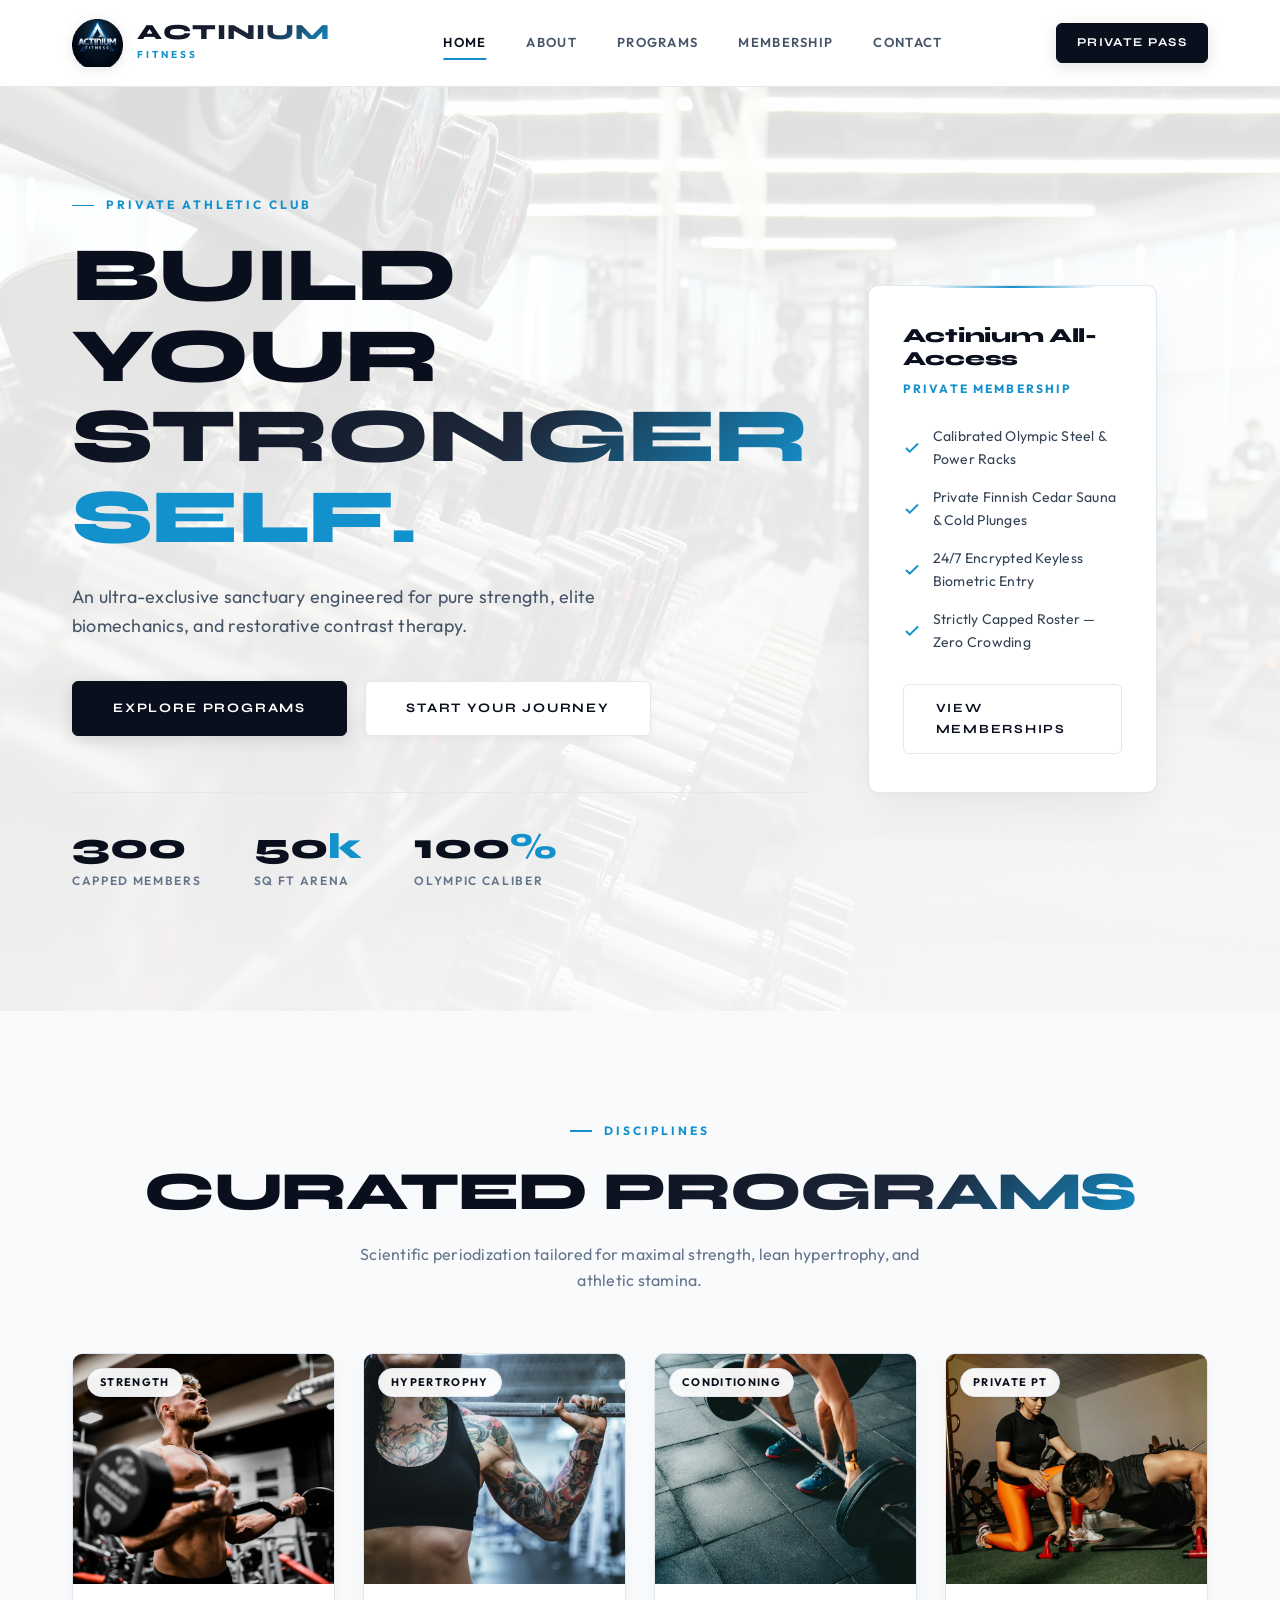
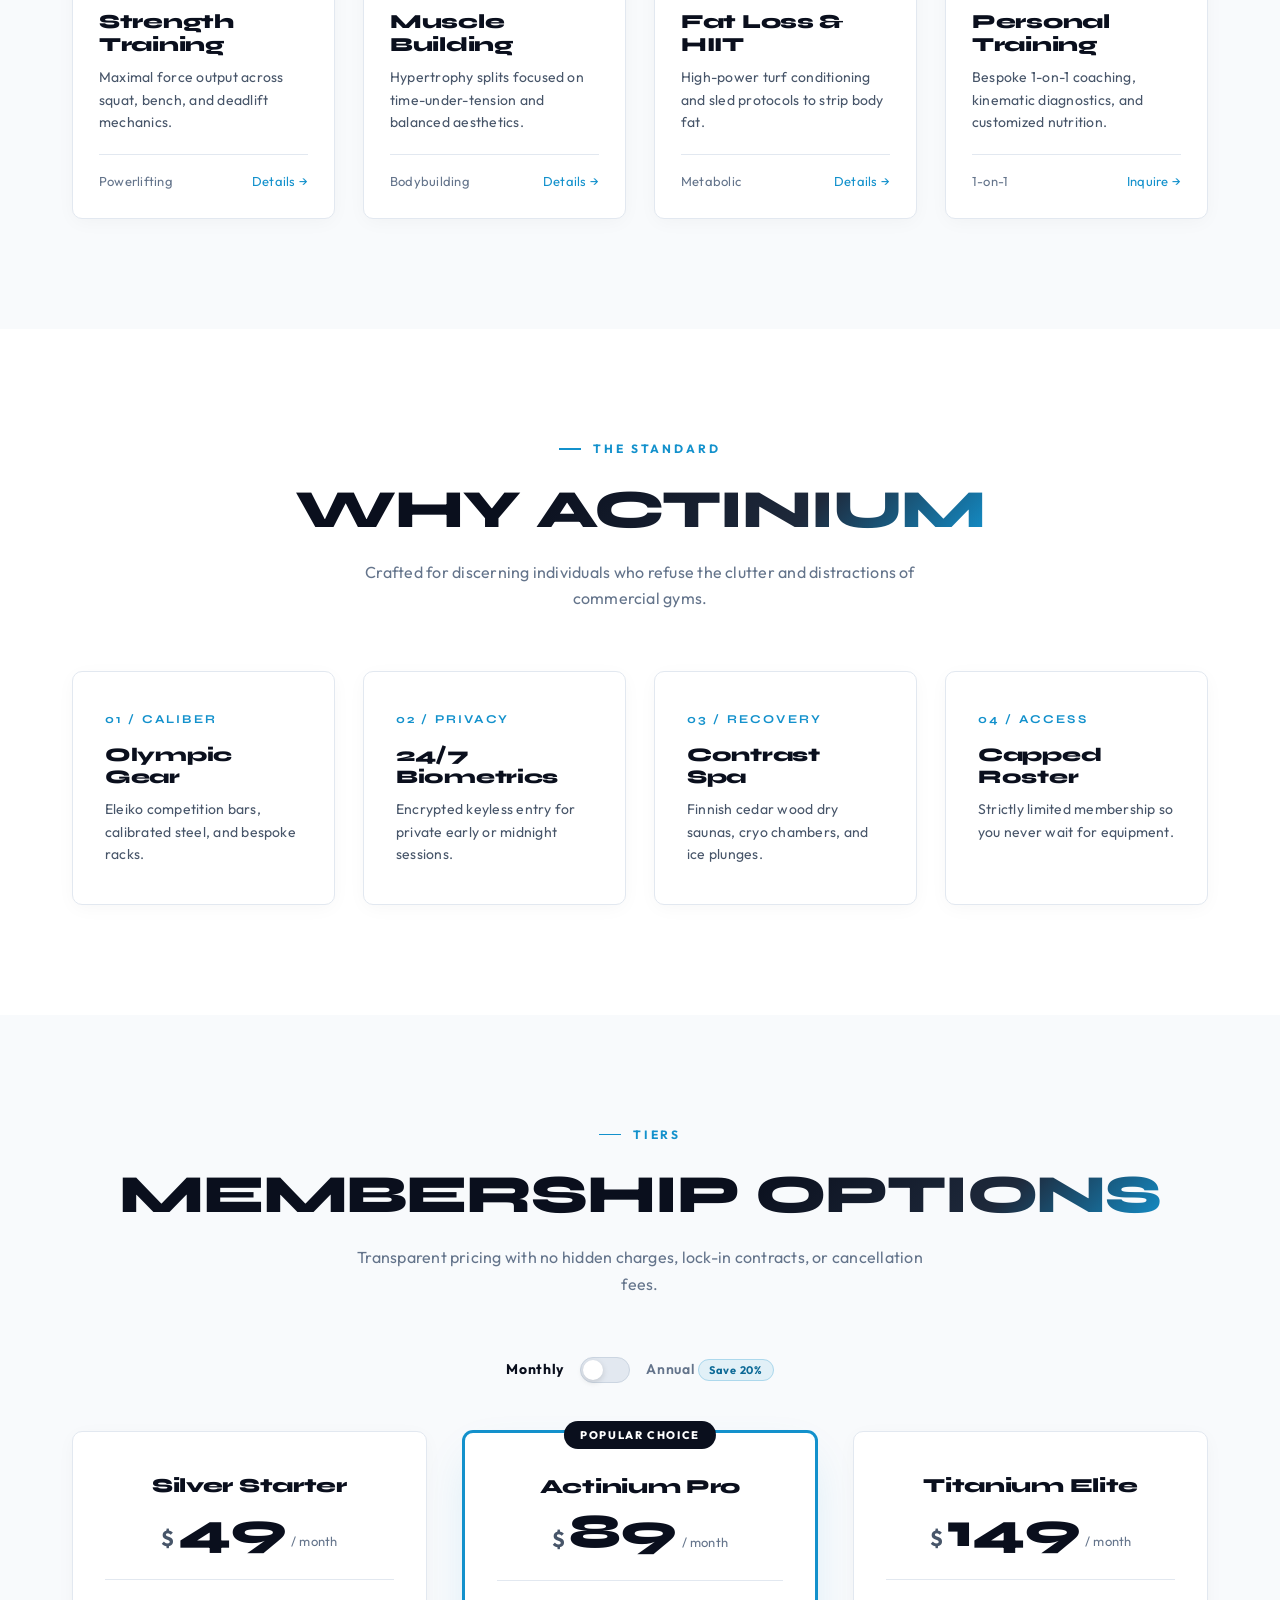
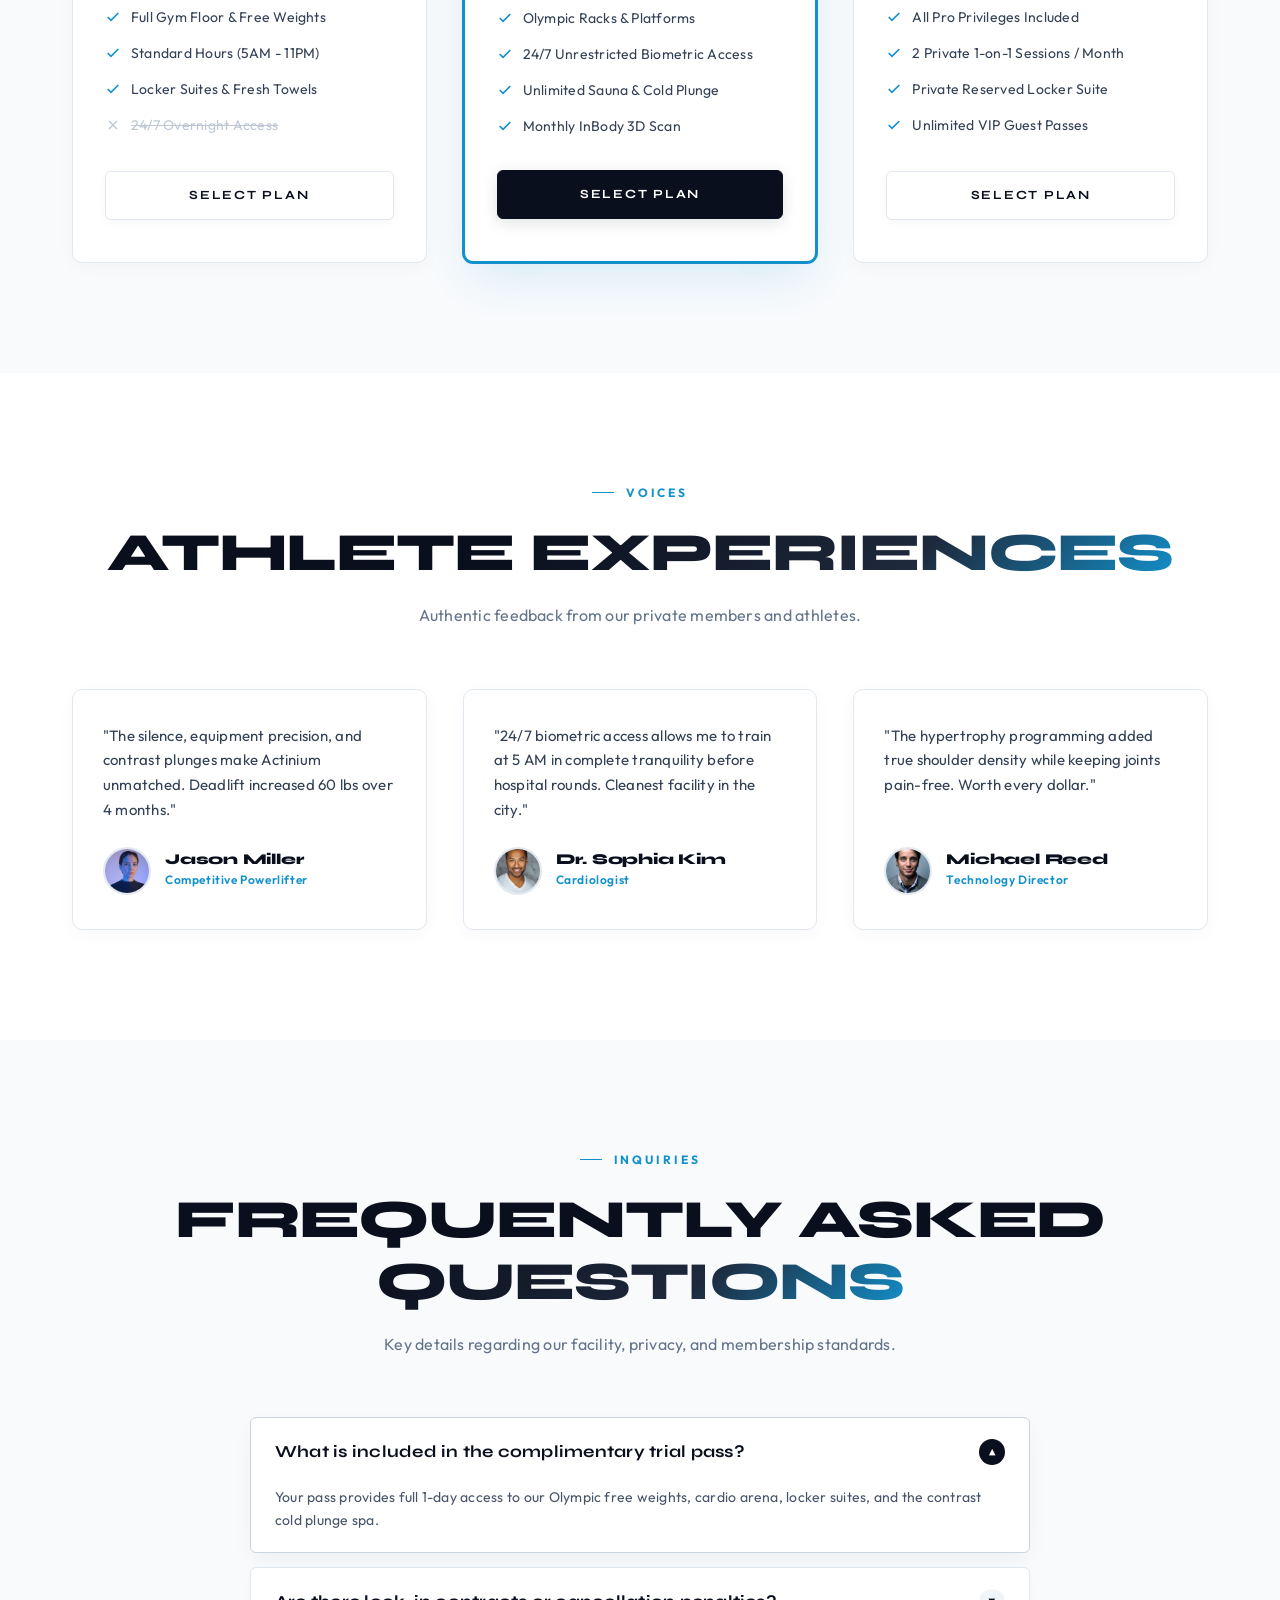
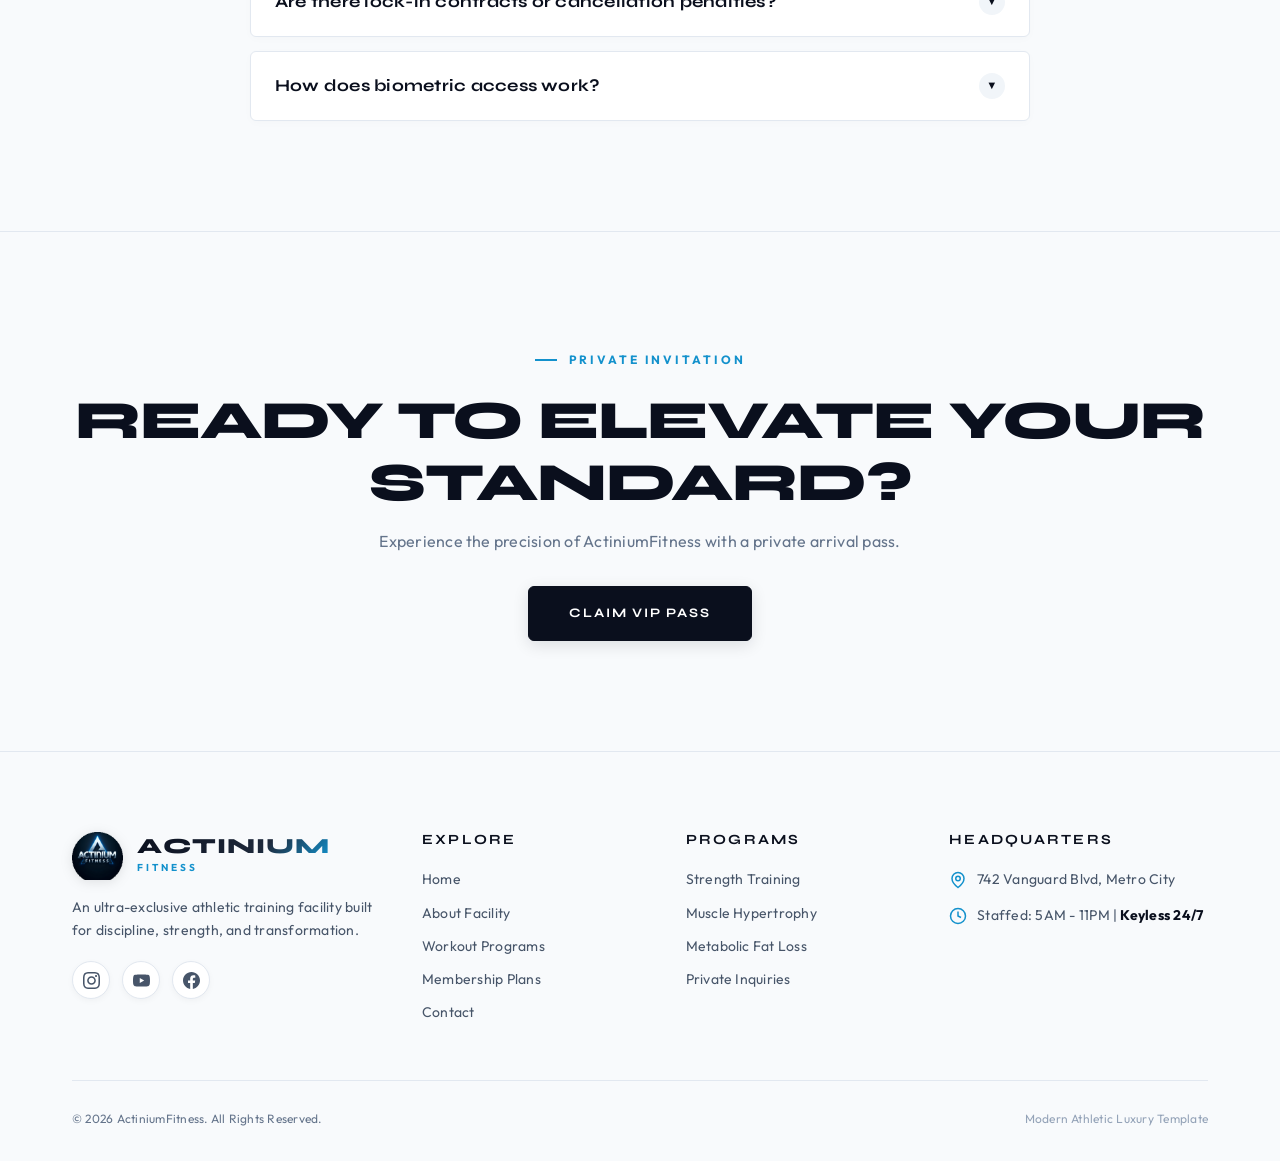
<file: index.html>
<!DOCTYPE html>
<html lang="en">
<head>
  <meta charset="UTF-8">
  <meta name="viewport" content="width=device-width, initial-scale=1.0">
  <title>ActiniumFitness — Build Your Stronger Self | Luxury Athletic Club</title>
  <meta name="description" content="ActiniumFitness is an ultra-exclusive athletic training sanctuary. Calibrated Olympic equipment, master coaching, and private contrast therapy.">
  <link rel="icon" type="image/png" href="assets/images/favicon.png">
  
  <link rel="preconnect" href="https://fonts.googleapis.com">
  <link rel="preconnect" href="https://fonts.gstatic.com" crossorigin>
  <link href="https://fonts.googleapis.com/css2?family=Outfit:wght@300;400;500;600;700&family=Syne:wght@700;800;900&display=swap" rel="stylesheet">
  
  <link rel="stylesheet" href="assets/css/style.css">
</head>
<body>
  <a href="#main-content" class="skip-link">Skip to main content</a>

  <!-- Header -->
  <header class="site-header">
    <div class="container nav-container">
      <a href="index.html" class="brand-logo-link" aria-label="ActiniumFitness Home">
        <img src="assets/images/actiniumfitness-logo.png" alt="ActiniumFitness Logo" class="brand-logo-img">
        <div class="brand-name">
          <span class="brand-name-main">ACTINIUM</span>
          <span class="brand-name-sub">FITNESS</span>
        </div>
      </a>

      <nav class="nav-menu" aria-label="Main Navigation">
        <a href="index.html" class="nav-link">Home</a>
        <a href="about.html" class="nav-link">About</a>
        <a href="programs.html" class="nav-link">Programs</a>
        <a href="membership.html" class="nav-link">Membership</a>
        <a href="contact.html" class="nav-link">Contact</a>
        <div class="nav-menu-cta-mobile">
          <button type="button" class="btn btn-primary btn-sm" data-open-trial style="width: 100%;">Claim VIP Pass</button>
        </div>
      </nav>

      <div class="nav-actions">
        <button type="button" class="btn btn-primary btn-sm" data-open-trial aria-haspopup="dialog">Private Pass</button>
        <button type="button" class="mobile-toggle" aria-label="Toggle navigation menu" aria-expanded="false">
          <span></span>
          <span></span>
          <span></span>
        </button>
      </div>
    </div>
  </header>

  <main id="main-content">
    <!-- Hero Section with Authentic Luxury Gym Background -->
    <section class="hero-section">
      <div class="container hero-grid">
        <div class="hero-content">
          <span class="section-label">Private Athletic Club</span>
          <h1 class="hero-headline">
            BUILD YOUR <span class="text-gradient">STRONGER</span> <span class="text-accent">SELF.</span>
          </h1>
          <p class="hero-subtext">
            An ultra-exclusive sanctuary engineered for pure strength, elite biomechanics, and restorative contrast therapy.
          </p>
          <div class="hero-ctas">
            <a href="programs.html" class="btn btn-primary btn-lg">Explore Programs</a>
            <button type="button" class="btn btn-secondary btn-lg" data-open-trial>Start Your Journey</button>
          </div>
          <div class="hero-stats-row">
            <div class="stat-item">
              <span class="stat-number" data-count="300" data-suffix="">0</span>
              <span class="stat-label">Capped Members</span>
            </div>
            <div class="stat-item">
              <span class="stat-number" data-count="50" data-suffix="k">0k</span>
              <span class="stat-label">Sq Ft Arena</span>
            </div>
            <div class="stat-item">
              <span class="stat-number" data-count="100" data-suffix="%">0%</span>
              <span class="stat-label">Olympic Caliber</span>
            </div>
          </div>
        </div>

        <div class="hero-visual">
          <div class="hero-badge-card">
            <div class="hero-badge-header">
              <h3 class="hero-badge-title">Actinium All-Access</h3>
              <span class="hero-badge-sub">Private Membership</span>
            </div>
            <ul class="hero-badge-list">
              <li>
                <svg width="18" height="18" viewBox="0 0 24 24" fill="none" stroke="currentColor" stroke-width="2.5"><polyline points="20 6 9 17 4 12"/></svg>
                <span>Calibrated Olympic Steel & Power Racks</span>
              </li>
              <li>
                <svg width="18" height="18" viewBox="0 0 24 24" fill="none" stroke="currentColor" stroke-width="2.5"><polyline points="20 6 9 17 4 12"/></svg>
                <span>Private Finnish Cedar Sauna & Cold Plunges</span>
              </li>
              <li>
                <svg width="18" height="18" viewBox="0 0 24 24" fill="none" stroke="currentColor" stroke-width="2.5"><polyline points="20 6 9 17 4 12"/></svg>
                <span>24/7 Encrypted Keyless Biometric Entry</span>
              </li>
              <li>
                <svg width="18" height="18" viewBox="0 0 24 24" fill="none" stroke="currentColor" stroke-width="2.5"><polyline points="20 6 9 17 4 12"/></svg>
                <span>Strictly Capped Roster — Zero Crowding</span>
              </li>
            </ul>
            <a href="membership.html" class="btn btn-outline" style="width: 100%;">View Memberships</a>
          </div>
        </div>
      </div>
    </section>

    <!-- Workout Programs Section -->
    <section class="section-pad section-dark">
      <div class="container">
        <div class="section-header-center">
          <span class="section-label">Disciplines</span>
          <h2 class="section-title">CURATED <span class="text-gradient">PROGRAMS</span></h2>
          <p class="section-subtitle">
            Scientific periodization tailored for maximal strength, lean hypertrophy, and athletic stamina.
          </p>
        </div>

        <div class="grid-4">
          <article class="program-card">
            <div class="program-image-wrap">
              <img src="assets/images/program-strength.jpg" alt="Olympic Strength Training with calibrated barbell">
              <span class="program-tag">Strength</span>
            </div>
            <div class="program-body">
              <h3 class="program-title">Strength Training</h3>
              <p class="program-desc">Maximal force output across squat, bench, and deadlift mechanics.</p>
              <div class="program-meta">
                <span>Powerlifting</span>
                <a href="programs.html#strength" class="text-accent">Details &rarr;</a>
              </div>
            </div>
          </article>

          <article class="program-card">
            <div class="program-image-wrap">
              <img src="assets/images/program-muscle.jpg" alt="Muscle building hypertrophy dumbbell area">
              <span class="program-tag">Hypertrophy</span>
            </div>
            <div class="program-body">
              <h3 class="program-title">Muscle Building</h3>
              <p class="program-desc">Hypertrophy splits focused on time-under-tension and balanced aesthetics.</p>
              <div class="program-meta">
                <span>Bodybuilding</span>
                <a href="programs.html#hypertrophy" class="text-accent">Details &rarr;</a>
              </div>
            </div>
          </article>

          <article class="program-card">
            <div class="program-image-wrap">
              <img src="assets/images/program-fatloss.jpg" alt="Metabolic fat loss and conditioning turf">
              <span class="program-tag">Conditioning</span>
            </div>
            <div class="program-body">
              <h3 class="program-title">Fat Loss & HIIT</h3>
              <p class="program-desc">High-power turf conditioning and sled protocols to strip body fat.</p>
              <div class="program-meta">
                <span>Metabolic</span>
                <a href="programs.html#fatloss" class="text-accent">Details &rarr;</a>
              </div>
            </div>
          </article>

          <article class="program-card">
            <div class="program-image-wrap">
              <img src="assets/images/program-personal.jpg" alt="Private personal coaching session">
              <span class="program-tag">Private PT</span>
            </div>
            <div class="program-body">
              <h3 class="program-title">Personal Training</h3>
              <p class="program-desc">Bespoke 1-on-1 coaching, kinematic diagnostics, and customized nutrition.</p>
              <div class="program-meta">
                <span>1-on-1</span>
                <a href="contact.html" class="text-accent">Inquire &rarr;</a>
              </div>
            </div>
          </article>
        </div>
      </div>
    </section>

    <!-- Why Choose ActiniumFitness Section -->
    <section class="section-pad section-glass">
      <div class="container">
        <div class="section-header-center">
          <span class="section-label">The Standard</span>
          <h2 class="section-title">WHY <span class="text-gradient">ACTINIUM</span></h2>
          <p class="section-subtitle">
            Crafted for discerning individuals who refuse the clutter and distractions of commercial gyms.
          </p>
        </div>

        <div class="grid-4">
          <div class="feature-box">
            <div class="feature-number">01 / CALIBER</div>
            <h3 class="feature-title">Olympic Gear</h3>
            <p class="feature-desc">Eleiko competition bars, calibrated steel, and bespoke racks.</p>
          </div>

          <div class="feature-box">
            <div class="feature-number">02 / PRIVACY</div>
            <h3 class="feature-title">24/7 Biometrics</h3>
            <p class="feature-desc">Encrypted keyless entry for private early or midnight sessions.</p>
          </div>

          <div class="feature-box">
            <div class="feature-number">03 / RECOVERY</div>
            <h3 class="feature-title">Contrast Spa</h3>
            <p class="feature-desc">Finnish cedar wood dry saunas, cryo chambers, and ice plunges.</p>
          </div>

          <div class="feature-box">
            <div class="feature-number">04 / ACCESS</div>
            <h3 class="feature-title">Capped Roster</h3>
            <p class="feature-desc">Strictly limited membership so you never wait for equipment.</p>
          </div>
        </div>
      </div>
    </section>

    <!-- Membership Pricing Section -->
    <section class="section-pad section-dark" id="membership-section">
      <div class="container">
        <div class="section-header-center">
          <span class="section-label">Tiers</span>
          <h2 class="section-title">MEMBERSHIP <span class="text-gradient">OPTIONS</span></h2>
          <p class="section-subtitle">
            Transparent pricing with no hidden charges, lock-in contracts, or cancellation fees.
          </p>

          <div class="billing-toggle-wrap">
            <span class="billing-label label-monthly active">Monthly</span>
            <button type="button" class="toggle-switch" role="switch" aria-checked="false" aria-label="Toggle annual billing discount"></button>
            <span class="billing-label label-annual">Annual <span class="save-badge">Save 20%</span></span>
          </div>
        </div>

        <div class="grid-3">
          <!-- Tier 1 -->
          <div class="pricing-card" data-monthly="49" data-annual="39">
            <div class="pricing-header">
              <h3 class="pricing-tier">Silver Starter</h3>
              <div class="pricing-cost">
                <span class="currency">$</span>
                <span class="amount">49</span>
                <span class="period">/ month</span>
              </div>
            </div>
            <ul class="pricing-features">
              <li class="pricing-feature-item">
                <svg width="16" height="16" viewBox="0 0 24 24" fill="none" stroke="currentColor" stroke-width="2.5"><polyline points="20 6 9 17 4 12"/></svg>
                <span>Full Gym Floor & Free Weights</span>
              </li>
              <li class="pricing-feature-item">
                <svg width="16" height="16" viewBox="0 0 24 24" fill="none" stroke="currentColor" stroke-width="2.5"><polyline points="20 6 9 17 4 12"/></svg>
                <span>Standard Hours (5AM - 11PM)</span>
              </li>
              <li class="pricing-feature-item">
                <svg width="16" height="16" viewBox="0 0 24 24" fill="none" stroke="currentColor" stroke-width="2.5"><polyline points="20 6 9 17 4 12"/></svg>
                <span>Locker Suites & Fresh Towels</span>
              </li>
              <li class="pricing-feature-item muted">
                <svg width="16" height="16" viewBox="0 0 24 24" fill="none" stroke="currentColor" stroke-width="2"><line x1="18" y1="6" x2="6" y2="18"/><line x1="6" y1="6" x2="18" y2="18"/></svg>
                <span>24/7 Overnight Access</span>
              </li>
            </ul>
            <button type="button" class="btn btn-secondary" data-select-plan="Silver Starter">Select Plan</button>
          </div>

          <!-- Tier 2 (Featured) -->
          <div class="pricing-card featured" data-monthly="89" data-annual="69">
            <span class="pricing-badge">Popular Choice</span>
            <div class="pricing-header">
              <h3 class="pricing-tier">Actinium Pro</h3>
              <div class="pricing-cost">
                <span class="currency">$</span>
                <span class="amount">89</span>
                <span class="period">/ month</span>
              </div>
            </div>
            <ul class="pricing-features">
              <li class="pricing-feature-item">
                <svg width="16" height="16" viewBox="0 0 24 24" fill="none" stroke="currentColor" stroke-width="2.5"><polyline points="20 6 9 17 4 12"/></svg>
                <span>Olympic Racks & Platforms</span>
              </li>
              <li class="pricing-feature-item">
                <svg width="16" height="16" viewBox="0 0 24 24" fill="none" stroke="currentColor" stroke-width="2.5"><polyline points="20 6 9 17 4 12"/></svg>
                <span>24/7 Unrestricted Biometric Access</span>
              </li>
              <li class="pricing-feature-item">
                <svg width="16" height="16" viewBox="0 0 24 24" fill="none" stroke="currentColor" stroke-width="2.5"><polyline points="20 6 9 17 4 12"/></svg>
                <span>Unlimited Sauna & Cold Plunge</span>
              </li>
              <li class="pricing-feature-item">
                <svg width="16" height="16" viewBox="0 0 24 24" fill="none" stroke="currentColor" stroke-width="2.5"><polyline points="20 6 9 17 4 12"/></svg>
                <span>Monthly InBody 3D Scan</span>
              </li>
            </ul>
            <button type="button" class="btn btn-primary" data-select-plan="Actinium Pro">Select Plan</button>
          </div>

          <!-- Tier 3 -->
          <div class="pricing-card" data-monthly="149" data-annual="119">
            <div class="pricing-header">
              <h3 class="pricing-tier">Titanium Elite</h3>
              <div class="pricing-cost">
                <span class="currency">$</span>
                <span class="amount">149</span>
                <span class="period">/ month</span>
              </div>
            </div>
            <ul class="pricing-features">
              <li class="pricing-feature-item">
                <svg width="16" height="16" viewBox="0 0 24 24" fill="none" stroke="currentColor" stroke-width="2.5"><polyline points="20 6 9 17 4 12"/></svg>
                <span>All Pro Privileges Included</span>
              </li>
              <li class="pricing-feature-item">
                <svg width="16" height="16" viewBox="0 0 24 24" fill="none" stroke="currentColor" stroke-width="2.5"><polyline points="20 6 9 17 4 12"/></svg>
                <span>2 Private 1-on-1 Sessions / Month</span>
              </li>
              <li class="pricing-feature-item">
                <svg width="16" height="16" viewBox="0 0 24 24" fill="none" stroke="currentColor" stroke-width="2.5"><polyline points="20 6 9 17 4 12"/></svg>
                <span>Private Reserved Locker Suite</span>
              </li>
              <li class="pricing-feature-item">
                <svg width="16" height="16" viewBox="0 0 24 24" fill="none" stroke="currentColor" stroke-width="2.5"><polyline points="20 6 9 17 4 12"/></svg>
                <span>Unlimited VIP Guest Passes</span>
              </li>
            </ul>
            <button type="button" class="btn btn-secondary" data-select-plan="Titanium Elite">Select Plan</button>
          </div>
        </div>
      </div>
    </section>

    <!-- Athlete Testimonials with Real Member Photography -->
    <section class="section-pad section-glass">
      <div class="container">
        <div class="section-header-center">
          <span class="section-label">Voices</span>
          <h2 class="section-title">ATHLETE <span class="text-gradient">EXPERIENCES</span></h2>
          <p class="section-subtitle">
            Authentic feedback from our private members and athletes.
          </p>
        </div>

        <div class="grid-3">
          <div class="testimonial-card">
            <p class="testimonial-quote">
              "The silence, equipment precision, and contrast plunges make Actinium unmatched. Deadlift increased 60 lbs over 4 months."
            </p>
            <div class="testimonial-author">
              <img src="assets/images/avatar-1.png" alt="Jason Miller" class="testimonial-avatar">
              <div class="testimonial-meta">
                <h4>Jason Miller</h4>
                <p>Competitive Powerlifter</p>
              </div>
            </div>
          </div>

          <div class="testimonial-card">
            <p class="testimonial-quote">
              "24/7 biometric access allows me to train at 5 AM in complete tranquility before hospital rounds. Cleanest facility in the city."
            </p>
            <div class="testimonial-author">
              <img src="assets/images/avatar-2.png" alt="Dr. Sophia Kim" class="testimonial-avatar">
              <div class="testimonial-meta">
                <h4>Dr. Sophia Kim</h4>
                <p>Cardiologist</p>
              </div>
            </div>
          </div>

          <div class="testimonial-card">
            <p class="testimonial-quote">
              "The hypertrophy programming added true shoulder density while keeping joints pain-free. Worth every dollar."
            </p>
            <div class="testimonial-author">
              <img src="assets/images/avatar-3.png" alt="Michael Reed" class="testimonial-avatar">
              <div class="testimonial-meta">
                <h4>Michael Reed</h4>
                <p>Technology Director</p>
              </div>
            </div>
          </div>
        </div>
      </div>
    </section>

    <!-- FAQ Accordion Section -->
    <section class="section-pad section-dark">
      <div class="container">
        <div class="section-header-center">
          <span class="section-label">Inquiries</span>
          <h2 class="section-title">FREQUENTLY ASKED <span class="text-gradient">QUESTIONS</span></h2>
          <p class="section-subtitle">
            Key details regarding our facility, privacy, and membership standards.
          </p>
        </div>

        <div class="faq-list">
          <details class="faq-item" open>
            <summary class="faq-question">
              <span>What is included in the complimentary trial pass?</span>
              <span class="faq-icon">&#9660;</span>
            </summary>
            <div class="faq-answer">
              Your pass provides full 1-day access to our Olympic free weights, cardio arena, locker suites, and the contrast cold plunge spa.
            </div>
          </details>

          <details class="faq-item">
            <summary class="faq-question">
              <span>Are there lock-in contracts or cancellation penalties?</span>
              <span class="faq-icon">&#9660;</span>
            </summary>
            <div class="faq-answer">
              No. We operate with zero hidden maintenance fees. Monthly plans can be frozen or cancelled with 14 days written notice.
            </div>
          </details>

          <details class="faq-item">
            <summary class="faq-question">
              <span>How does biometric access work?</span>
              <span class="faq-icon">&#9660;</span>
            </summary>
            <div class="faq-answer">
              Members receive an encrypted smartphone credential granting secure 24/7 keyless turnstile entry.
            </div>
          </details>
        </div>
      </div>
    </section>

    <!-- Quick Call to Action -->
    <section class="section-pad section-dark" style="border-top: 1px solid var(--border-subtle); text-align: center;">
      <div class="container">
        <span class="section-label">Private Invitation</span>
        <h2 class="section-title" style="margin-bottom: 14px;">READY TO ELEVATE YOUR STANDARD?</h2>
        <p class="section-subtitle" style="margin: 0 auto 32px auto;">
          Experience the precision of ActiniumFitness with a private arrival pass.
        </p>
        <button type="button" class="btn btn-primary btn-lg" data-open-trial>Claim VIP Pass</button>
      </div>
    </section>
  </main>

  <!-- Free Trial Booking Modal -->
  <dialog id="trial-modal" class="modal-dialog" aria-labelledby="modal-heading">
    <div class="modal-inner">
      <button type="button" class="modal-close-btn" id="close-trial-modal" aria-label="Close modal">&times;</button>
      
      <form id="trial-form">
        <h3 id="modal-heading" style="font-size: 1.4rem; margin-bottom: 6px;">Request Private VIP Pass</h3>
        <p style="font-size: 0.8125rem; color: var(--metallic-500); margin-bottom: 20px;">Experience our arena with complimentary full access.</p>

        <div class="form-group">
          <label for="trial-name" class="form-label">Full Name *</label>
          <input type="text" id="trial-name" class="form-control" placeholder="Marcus Miller" required>
        </div>

        <div class="form-group">
          <label for="trial-email" class="form-label">Email Address *</label>
          <input type="email" id="trial-email" class="form-control" placeholder="marcus@example.com" required>
        </div>

        <div class="form-group">
          <label for="trial-phone" class="form-label">Phone Number *</label>
          <input type="tel" id="trial-phone" class="form-control" placeholder="+1 (555) 000-0000" required>
        </div>

        <button type="submit" class="btn btn-primary" style="width: 100%; margin-top: 10px;">Confirm VIP Pass</button>
        <p class="form-disclaimer">* Our membership concierge will contact you within 2 hours to confirm your arrival.</p>
      </form>

      <div id="trial-confirmation" style="display: none; text-align: center; padding: 18px 0;">
        <div class="modal-status-icon" style="color: var(--logo-blue-bright); display: flex; align-items: center; justify-content: center; margin-bottom: 12px;">
          <svg width="40" height="40" viewBox="0 0 24 24" fill="none" stroke="currentColor" stroke-width="2.5" stroke-linecap="round" stroke-linejoin="round"><path d="M22 11.08V12a10 10 0 1 1-5.93-9.14"/><polyline points="22 4 12 14.01 9 11.01"/></svg>
        </div>
        <h3 style="font-size: 1.35rem; margin-bottom: 10px; color: var(--metallic-100);">VIP Pass Reserved</h3>
        <p style="font-size: 0.875rem; color: var(--metallic-300); margin-bottom: 22px;">
          Your private arrival reservation has been recorded. Our concierge will be in touch shortly.
        </p>
        <button type="button" class="btn btn-secondary" onclick="document.getElementById('trial-modal').close()">Close</button>
      </div>
    </div>
  </dialog>

  <!-- Footer with Authentic SVG Social Icons -->
  <footer class="site-footer">
    <div class="container">
      <div class="footer-grid">
        <div class="footer-col">
          <a href="index.html" class="brand-logo-link" style="margin-bottom: 14px;">
            <img src="assets/images/actiniumfitness-logo.png" alt="ActiniumFitness Official Logo" class="brand-logo-img">
            <div class="brand-name">
              <span class="brand-name-main">ACTINIUM</span>
              <span class="brand-name-sub">FITNESS</span>
            </div>
          </a>
          <p class="footer-brand-desc">
            An ultra-exclusive athletic training facility built for discipline, strength, and transformation.
          </p>
          <div class="footer-social-row">
            <!-- Instagram SVG -->
            <a href="https://instagram.com" target="_blank" rel="noopener noreferrer" class="social-pill-btn" aria-label="Instagram">
              <svg viewBox="0 0 24 24"><path d="M12 2.163c3.204 0 3.584.012 4.85.07 3.252.148 4.771 1.691 4.919 4.919.058 1.265.069 1.645.069 4.849 0 3.205-.012 3.584-.069 4.849-.149 3.225-1.664 4.771-4.919 4.919-1.266.058-1.644.07-4.85.07-3.204 0-3.584-.012-4.849-.07-3.26-.149-4.771-1.699-4.919-4.92-.058-1.265-.07-1.644-.07-4.849 0-3.204.013-3.583.07-4.849.149-3.227 1.664-4.771 4.919-4.919 1.266-.057 1.645-.069 4.849-.069zm0-2.163c-3.259 0-3.667.014-4.947.072-4.358.2-6.78 2.618-6.98 6.98-.059 1.281-.073 1.689-.073 4.948 0 3.259.014 3.668.072 4.948.2 4.358 2.618 6.78 6.98 6.98 1.281.058 1.689.072 4.948.072 3.259 0 3.668-.014 4.948-.072 4.354-.2 6.782-2.618 6.979-6.98.059-1.28.073-1.689.073-4.948 0-3.259-.014-3.667-.072-4.947-.196-4.354-2.617-6.78-6.979-6.98-1.281-.059-1.69-.073-4.949-.073zm0 5.838c-3.403 0-6.162 2.759-6.162 6.162s2.759 6.163 6.162 6.163 6.162-2.759 6.162-6.163c0-3.403-2.759-6.162-6.162-6.162zm0 10.162c-2.209 0-4-1.79-4-4 0-2.209 1.791-4 4-4s4 1.791 4 4c0 2.21-1.791 4-4 4zm6.406-11.845c-.796 0-1.441.645-1.441 1.44s.645 1.44 1.441 1.44c.795 0 1.439-.645 1.439-1.44s-.644-1.44-1.439-1.44z"/></svg>
            </a>
            <!-- YouTube SVG -->
            <a href="https://youtube.com" target="_blank" rel="noopener noreferrer" class="social-pill-btn" aria-label="YouTube">
              <svg viewBox="0 0 24 24"><path d="M23.498 6.186a3.016 3.016 0 0 0-2.122-2.136C19.505 3.545 12 3.545 12 3.545s-7.505 0-9.377.505A3.017 3.017 0 0 0 .502 6.186C0 8.07 0 12 0 12s0 3.93.502 5.814a3.016 3.016 0 0 0 2.122 2.136c1.871.505 9.376.505 9.376.505s7.505 0 9.377-.505a3.015 3.015 0 0 0 2.122-2.136C24 15.93 24 12 24 12s0-3.93-.502-5.814zM9.545 15.568V8.432L15.818 12l-6.273 3.568z"/></svg>
            </a>
            <!-- Facebook SVG -->
            <a href="https://facebook.com" target="_blank" rel="noopener noreferrer" class="social-pill-btn" aria-label="Facebook">
              <svg viewBox="0 0 24 24"><path d="M24 12.073c0-6.627-5.373-12-12-12s-12 5.373-12 12c0 5.99 4.388 10.954 10.125 11.854v-8.385H7.078v-3.47h3.047V9.43c0-3.007 1.792-4.669 4.533-4.669 1.312 0 2.686.235 2.686.235v2.953H15.83c-1.491 0-1.956.925-1.956 1.874v2.25h3.328l-.532 3.47h-2.796v8.385C19.612 23.027 24 18.062 24 12.073z"/></svg>
            </a>
          </div>
        </div>

        <div class="footer-col">
          <h4>Explore</h4>
          <div class="footer-links">
            <a href="index.html">Home</a>
            <a href="about.html">About Facility</a>
            <a href="programs.html">Workout Programs</a>
            <a href="membership.html">Membership Plans</a>
            <a href="contact.html">Contact</a>
          </div>
        </div>

        <div class="footer-col">
          <h4>Programs</h4>
          <div class="footer-links">
            <a href="programs.html#strength">Strength Training</a>
            <a href="programs.html#hypertrophy">Muscle Hypertrophy</a>
            <a href="programs.html#fatloss">Metabolic Fat Loss</a>
            <a href="contact.html">Private Inquiries</a>
          </div>
        </div>

        <div class="footer-col">
          <h4>Headquarters</h4>
          <div class="footer-contact-item">
            <svg width="18" height="18" viewBox="0 0 24 24" fill="none" stroke="currentColor" stroke-width="2"><path d="M20 10c0 6-8 12-8 12s-8-6-8-12a8 8 0 0 1 16 0Z"/><circle cx="12" cy="10" r="3"/></svg>
            <span>742 Vanguard Blvd, Metro City</span>
          </div>
          <div class="footer-contact-item">
            <svg width="18" height="18" viewBox="0 0 24 24" fill="none" stroke="currentColor" stroke-width="2"><circle cx="12" cy="12" r="10"/><polyline points="12 6 12 12 16 14"/></svg>
            <span>Staffed: 5AM - 11PM | <strong style="color: var(--metallic-100);">Keyless 24/7</strong></span>
          </div>
        </div>
      </div>

      <div class="footer-bottom">
        <p>&copy; <span class="current-year">2026</span> ActiniumFitness. All Rights Reserved.</p>
        <p style="color: var(--metallic-muted);">Modern Athletic Luxury Template</p>
      </div>
    </div>
  </footer>

  <script src="assets/js/main.js"></script>
</body>
</html>
</file>
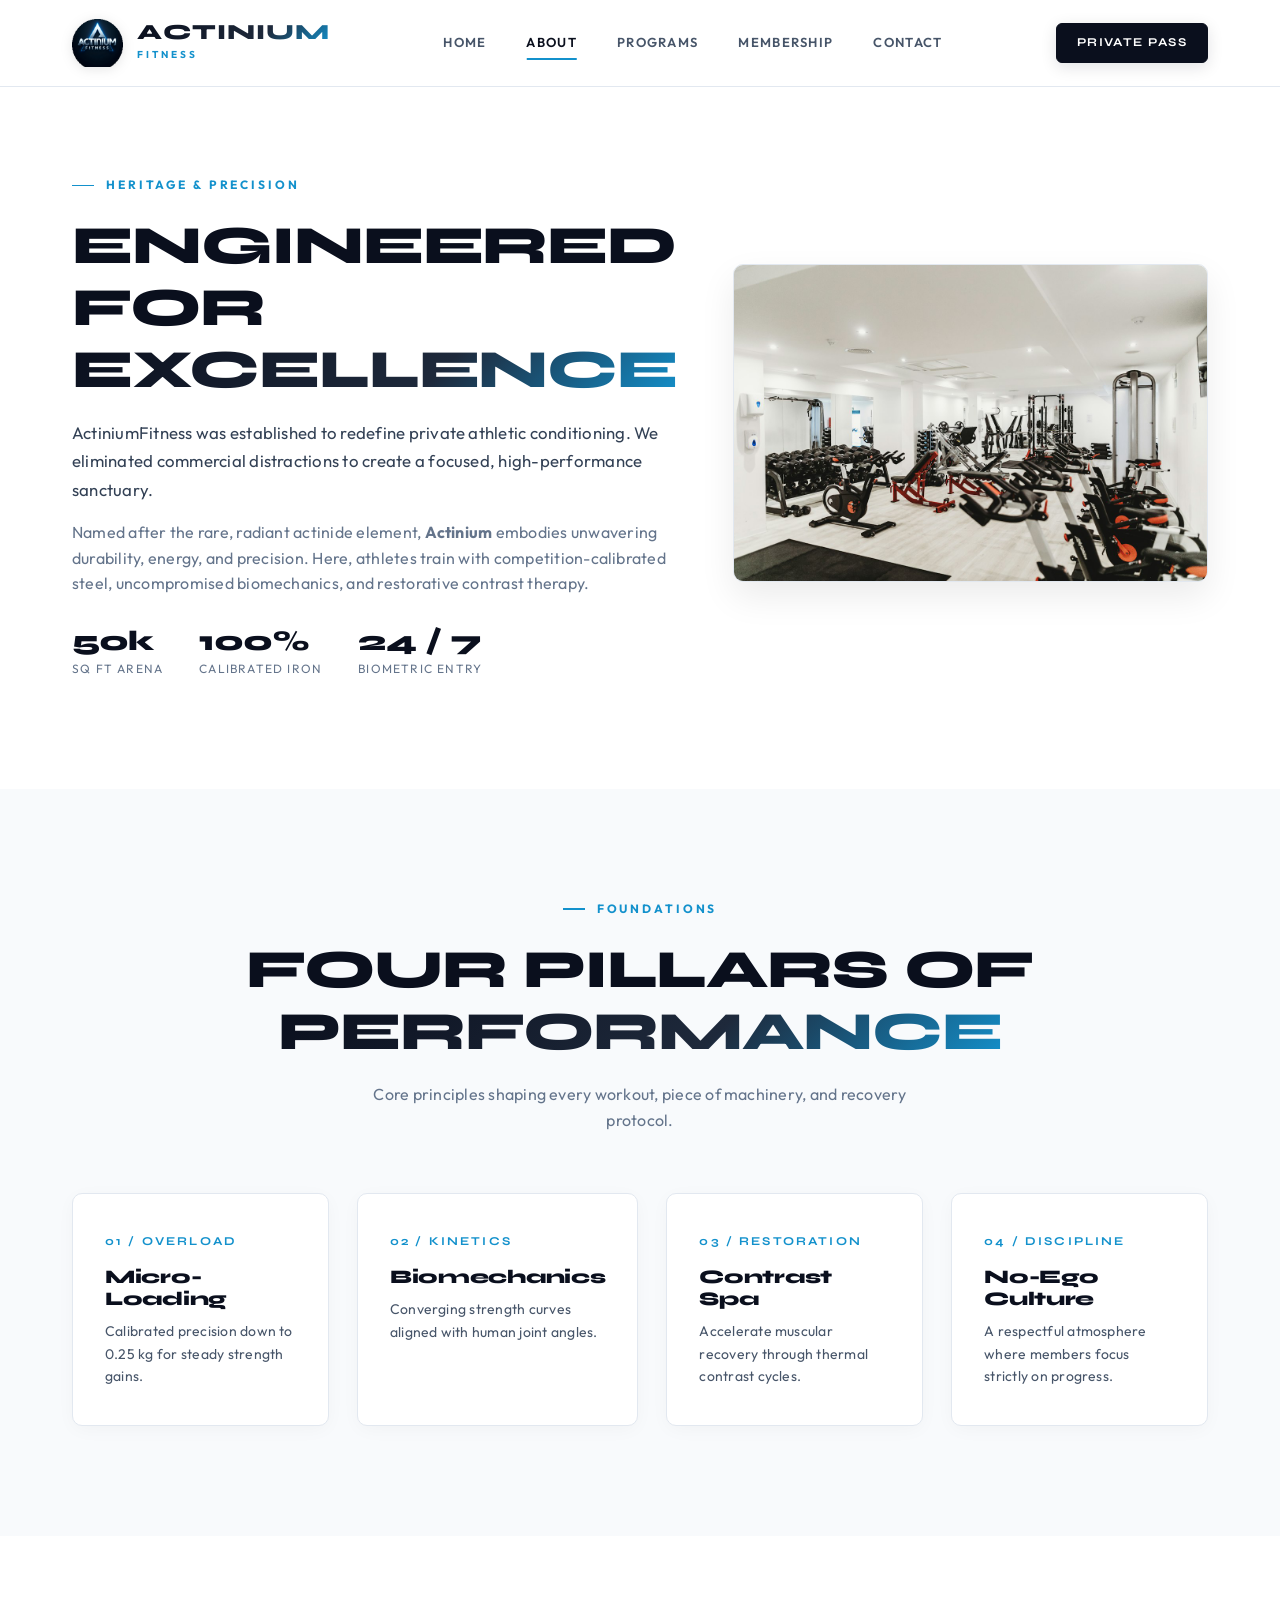
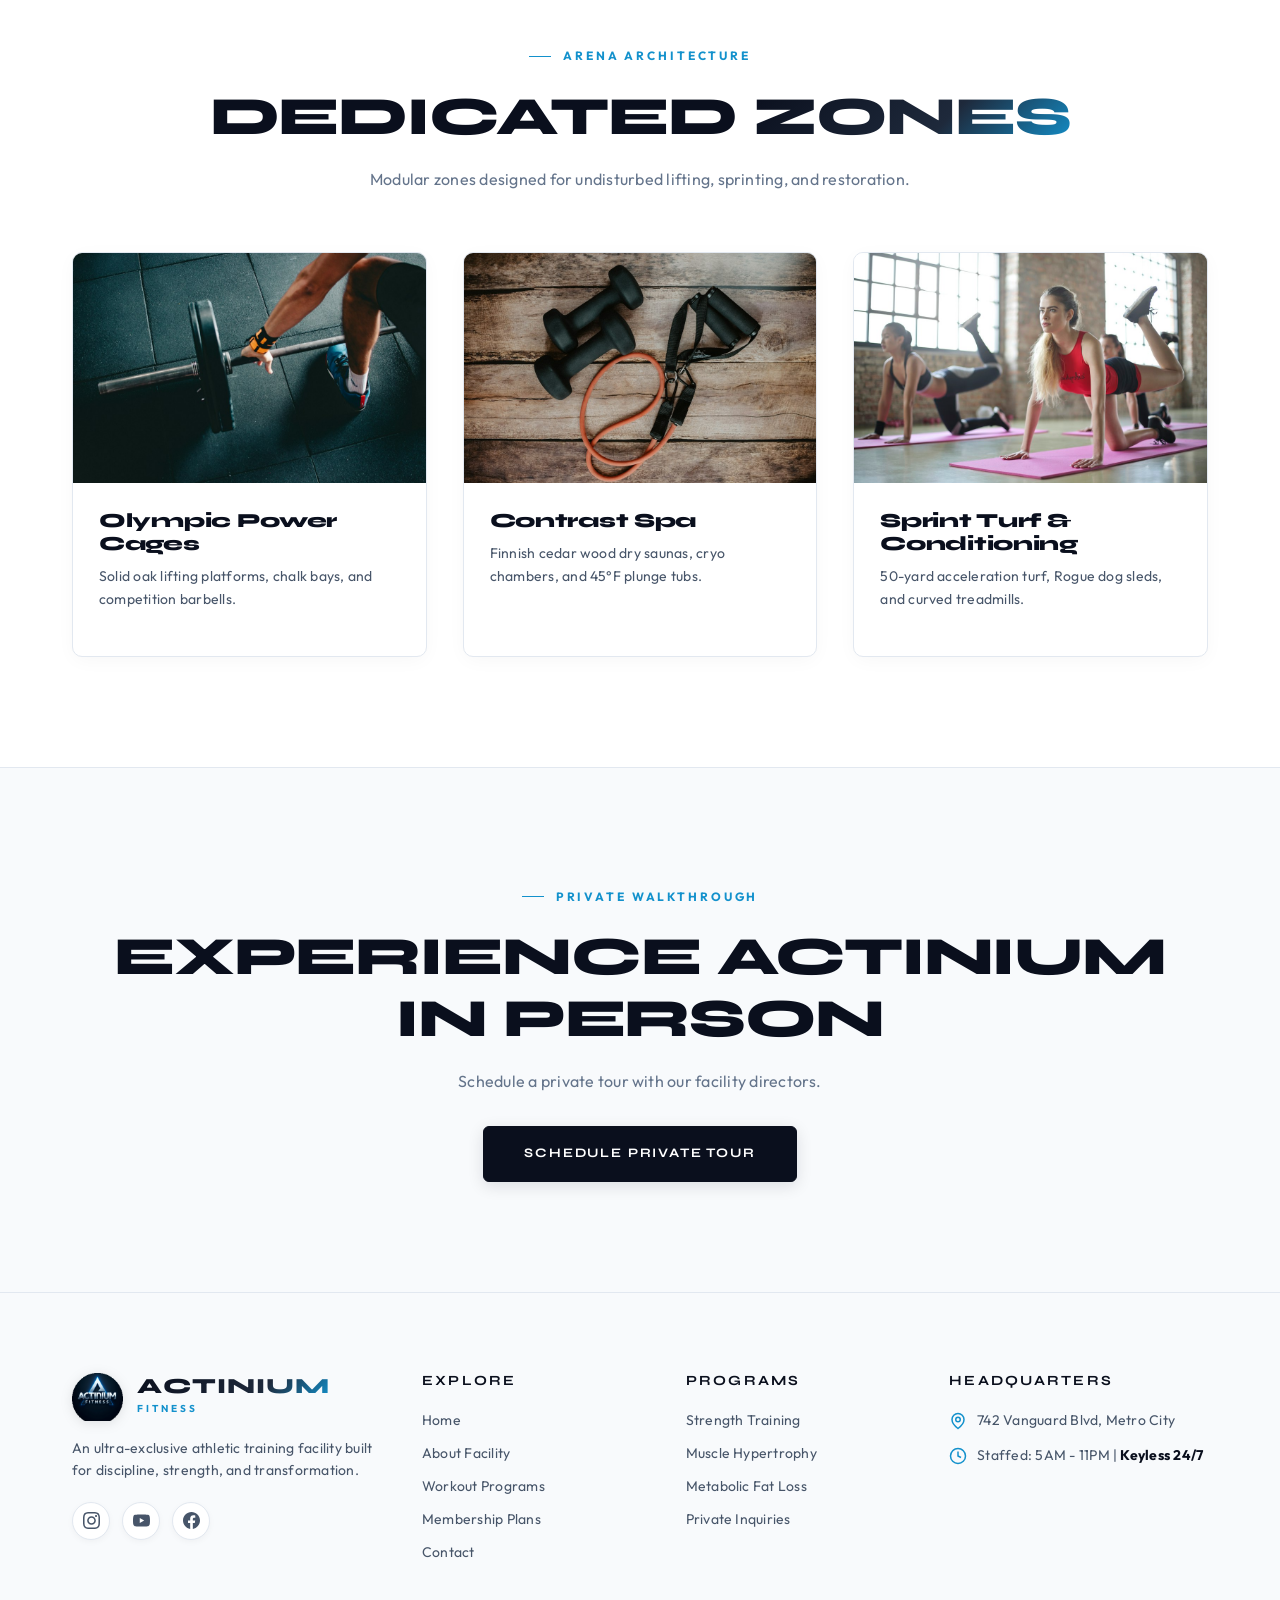
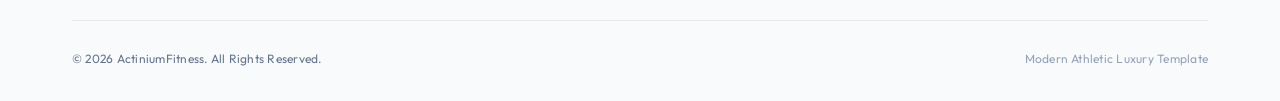
<file: about.html>
<!DOCTYPE html>
<html lang="en">
<head>
  <meta charset="UTF-8">
  <meta name="viewport" content="width=device-width, initial-scale=1.0">
  <title>About Us — ActiniumFitness | Luxury Athletic Facility</title>
  <meta name="description" content="Discover the standard, philosophy, and architectural design of ActiniumFitness. A private athletic club engineered for strength and longevity.">
  <link rel="icon" type="image/png" href="assets/images/favicon.png">
  
  <link rel="preconnect" href="https://fonts.googleapis.com">
  <link rel="preconnect" href="https://fonts.gstatic.com" crossorigin>
  <link href="https://fonts.googleapis.com/css2?family=Outfit:wght@300;400;500;600;700&family=Syne:wght@700;800;900&display=swap" rel="stylesheet">
  
  <link rel="stylesheet" href="assets/css/style.css">
</head>
<body>
  <a href="#main-content" class="skip-link">Skip to main content</a>

  <!-- Header -->
  <header class="site-header">
    <div class="container nav-container">
      <a href="index.html" class="brand-logo-link" aria-label="ActiniumFitness Home">
        <img src="assets/images/actiniumfitness-logo.png" alt="ActiniumFitness Logo" class="brand-logo-img">
        <div class="brand-name">
          <span class="brand-name-main">ACTINIUM</span>
          <span class="brand-name-sub">FITNESS</span>
        </div>
      </a>

      <nav class="nav-menu" aria-label="Main Navigation">
        <a href="index.html" class="nav-link">Home</a>
        <a href="about.html" class="nav-link">About</a>
        <a href="programs.html" class="nav-link">Programs</a>
        <a href="membership.html" class="nav-link">Membership</a>
        <a href="contact.html" class="nav-link">Contact</a>
        <div class="nav-menu-cta-mobile">
          <button type="button" class="btn btn-primary btn-sm" data-open-trial style="width: 100%;">Claim VIP Pass</button>
        </div>
      </nav>

      <div class="nav-actions">
        <button type="button" class="btn btn-primary btn-sm" data-open-trial aria-haspopup="dialog">Private Pass</button>
        <button type="button" class="mobile-toggle" aria-label="Toggle navigation menu" aria-expanded="false">
          <span></span>
          <span></span>
          <span></span>
        </button>
      </div>
    </div>
  </header>

  <main id="main-content">
    <!-- Mission & Story -->
    <section class="section-pad section-glass" style="padding-top: 80px;">
      <div class="container grid-2" style="align-items: center; gap: 56px;">
        <div>
          <span class="section-label">Heritage & Precision</span>
          <h1 class="section-title" style="margin-bottom: 18px;">ENGINEERED FOR <span class="text-gradient">EXCELLENCE</span></h1>
          <p style="font-size: 1.05rem; color: var(--metallic-300); line-height: 1.7; margin-bottom: 16px;">
            ActiniumFitness was established to redefine private athletic conditioning. We eliminated commercial distractions to create a focused, high-performance sanctuary.
          </p>
          <p style="color: var(--metallic-500); line-height: 1.6; margin-bottom: 28px;">
            Named after the rare, radiant actinide element, <strong>Actinium</strong> embodies unwavering durability, energy, and precision. Here, athletes train with competition-calibrated steel, uncompromised biomechanics, and restorative contrast therapy.
          </p>
          
          <div class="about-stats-row">
            <div>
              <h4 style="color: var(--metallic-100); font-size: 1.75rem; margin-bottom: 2px;">50k</h4>
              <p style="font-size: 0.75rem; color: var(--metallic-500); text-transform: uppercase; letter-spacing: 0.1em;">Sq Ft Arena</p>
            </div>
            <div>
              <h4 style="color: var(--metallic-100); font-size: 1.75rem; margin-bottom: 2px;">100%</h4>
              <p style="font-size: 0.75rem; color: var(--metallic-500); text-transform: uppercase; letter-spacing: 0.1em;">Calibrated Iron</p>
            </div>
            <div>
              <h4 style="color: var(--metallic-100); font-size: 1.75rem; margin-bottom: 2px;">24 / 7</h4>
              <p style="font-size: 0.75rem; color: var(--metallic-500); text-transform: uppercase; letter-spacing: 0.1em;">Biometric Entry</p>
            </div>
          </div>
        </div>

        <div>
          <img src="assets/images/about-facility.jpg" alt="ActiniumFitness Facility Arena" style="border-radius: var(--radius-md); border: 1px solid var(--border-card); box-shadow: 0 15px 35px rgba(0,0,0,0.08);">
        </div>
      </div>
    </section>

    <!-- Core Pillars -->
    <section class="section-pad section-dark">
      <div class="container">
        <div class="section-header-center">
          <span class="section-label">Foundations</span>
          <h2 class="section-title">FOUR PILLARS OF <span class="text-gradient">PERFORMANCE</span></h2>
          <p class="section-subtitle">
            Core principles shaping every workout, piece of machinery, and recovery protocol.
          </p>
        </div>

        <div class="grid-4">
          <div class="feature-box">
            <div class="feature-number">01 / OVERLOAD</div>
            <h3 class="feature-title">Micro-Loading</h3>
            <p class="feature-desc">Calibrated precision down to 0.25 kg for steady strength gains.</p>
          </div>

          <div class="feature-box">
            <div class="feature-number">02 / KINETICS</div>
            <h3 class="feature-title">Biomechanics</h3>
            <p class="feature-desc">Converging strength curves aligned with human joint angles.</p>
          </div>

          <div class="feature-box">
            <div class="feature-number">03 / RESTORATION</div>
            <h3 class="feature-title">Contrast Spa</h3>
            <p class="feature-desc">Accelerate muscular recovery through thermal contrast cycles.</p>
          </div>

          <div class="feature-box">
            <div class="feature-number">04 / DISCIPLINE</div>
            <h3 class="feature-title">No-Ego Culture</h3>
            <p class="feature-desc">A respectful atmosphere where members focus strictly on progress.</p>
          </div>
        </div>
      </div>
    </section>

    <!-- Facility Zones Showcase -->
    <section class="section-pad section-glass">
      <div class="container">
        <div class="section-header-center">
          <span class="section-label">Arena Architecture</span>
          <h2 class="section-title">DEDICATED <span class="text-gradient">ZONES</span></h2>
          <p class="section-subtitle">
            Modular zones designed for undisturbed lifting, sprinting, and restoration.
          </p>
        </div>

        <div class="grid-3">
          <div class="program-card">
            <div class="program-image-wrap">
              <img src="assets/images/facility-olympic.jpg" alt="Olympic Powerlifting Platforms">
            </div>
            <div class="program-body">
              <h3 class="program-title">Olympic Power Cages</h3>
              <p class="program-desc">Solid oak lifting platforms, chalk bays, and competition barbells.</p>
            </div>
          </div>

          <div class="program-card">
            <div class="program-image-wrap">
              <img src="assets/images/facility-recovery.jpg" alt="Contrast Recovery Spa">
            </div>
            <div class="program-body">
              <h3 class="program-title">Contrast Spa</h3>
              <p class="program-desc">Finnish cedar wood dry saunas, cryo chambers, and 45°F plunge tubs.</p>
            </div>
          </div>

          <div class="program-card">
            <div class="program-image-wrap">
              <img src="assets/images/facility-cardio.jpg" alt="Metabolic Turf Track">
            </div>
            <div class="program-body">
              <h3 class="program-title">Sprint Turf & Conditioning</h3>
              <p class="program-desc">50-yard acceleration turf, Rogue dog sleds, and curved treadmills.</p>
            </div>
          </div>
        </div>
      </div>
    </section>

    <!-- Tour Booking CTA -->
    <section class="section-pad section-dark" style="border-top: 1px solid var(--border-subtle); text-align: center;">
      <div class="container">
        <span class="section-label">Private Walkthrough</span>
        <h2 class="section-title">EXPERIENCE ACTINIUM IN PERSON</h2>
        <p class="section-subtitle" style="margin: 0 auto 32px auto;">
          Schedule a private tour with our facility directors.
        </p>
        <button type="button" class="btn btn-primary btn-lg" data-open-trial>Schedule Private Tour</button>
      </div>
    </section>
  </main>

  <!-- Trial Modal -->
  <dialog id="trial-modal" class="modal-dialog" aria-labelledby="modal-heading">
    <div class="modal-inner">
      <button type="button" class="modal-close-btn" id="close-trial-modal" aria-label="Close modal">&times;</button>
      <form id="trial-form">
        <h3 id="modal-heading" style="font-size: 1.4rem; margin-bottom: 6px;">Request Private VIP Pass</h3>
        <p style="font-size: 0.8125rem; color: var(--metallic-500); margin-bottom: 20px;">Experience our arena at zero cost.</p>
        <div class="form-group">
          <label for="trial-name" class="form-label">Full Name *</label>
          <input type="text" id="trial-name" class="form-control" placeholder="Marcus Miller" required>
        </div>
        <div class="form-group">
          <label for="trial-email" class="form-label">Email Address *</label>
          <input type="email" id="trial-email" class="form-control" placeholder="marcus@example.com" required>
        </div>
        <div class="form-group">
          <label for="trial-phone" class="form-label">Phone Number *</label>
          <input type="tel" id="trial-phone" class="form-control" placeholder="+1 (555) 000-0000" required>
        </div>
        <button type="submit" class="btn btn-primary" style="width: 100%; margin-top: 10px;">Confirm VIP Pass</button>
        <p class="form-disclaimer">* Our membership concierge will contact you within 2 hours to confirm your arrival.</p>
      </form>
      <div id="trial-confirmation" style="display: none; text-align: center; padding: 18px 0;">
        <div class="modal-status-icon">✓</div>
        <h3 style="font-size: 1.35rem; margin-bottom: 10px; color: var(--metallic-100);">VIP Pass Reserved</h3>
        <p style="font-size: 0.875rem; color: var(--metallic-300); margin-bottom: 22px;">Your arrival reservation has been recorded. Our concierge will be in touch shortly.</p>
        <button type="button" class="btn btn-secondary" onclick="document.getElementById('trial-modal').close()">Close</button>
      </div>
    </div>
  </dialog>

  <!-- Footer with SVG Social Icons -->
  <footer class="site-footer">
    <div class="container">
      <div class="footer-grid">
        <div class="footer-col">
          <a href="index.html" class="brand-logo-link" style="margin-bottom: 14px;">
            <img src="assets/images/actiniumfitness-logo.png" alt="ActiniumFitness Official Logo" class="brand-logo-img">
            <div class="brand-name">
              <span class="brand-name-main">ACTINIUM</span>
              <span class="brand-name-sub">FITNESS</span>
            </div>
          </a>
          <p class="footer-brand-desc">
            An ultra-exclusive athletic training facility built for discipline, strength, and transformation.
          </p>
          <div class="footer-social-row">
            <a href="https://instagram.com" target="_blank" rel="noopener noreferrer" class="social-pill-btn" aria-label="Instagram">
              <svg viewBox="0 0 24 24"><path d="M12 2.163c3.204 0 3.584.012 4.85.07 3.252.148 4.771 1.691 4.919 4.919.058 1.265.069 1.645.069 4.849 0 3.205-.012 3.584-.069 4.849-.149 3.225-1.664 4.771-4.919 4.919-1.266.058-1.644.07-4.85.07-3.204 0-3.584-.012-4.849-.07-3.26-.149-4.771-1.699-4.919-4.92-.058-1.265-.07-1.644-.07-4.849 0-3.204.013-3.583.07-4.849.149-3.227 1.664-4.771 4.919-4.919 1.266-.057 1.645-.069 4.849-.069zm0-2.163c-3.259 0-3.667.014-4.947.072-4.358.2-6.78 2.618-6.98 6.98-.059 1.281-.073 1.689-.073 4.948 0 3.259.014 3.668.072 4.948.2 4.358 2.618 6.78 6.98 6.98 1.281.058 1.689.072 4.948.072 3.259 0 3.668-.014 4.948-.072 4.354-.2 6.782-2.618 6.979-6.98.059-1.28.073-1.689.073-4.948 0-3.259-.014-3.667-.072-4.947-.196-4.354-2.617-6.78-6.979-6.98-1.281-.059-1.69-.073-4.949-.073zm0 5.838c-3.403 0-6.162 2.759-6.162 6.162s2.759 6.163 6.162 6.163 6.162-2.759 6.162-6.163c0-3.403-2.759-6.162-6.162-6.162zm0 10.162c-2.209 0-4-1.79-4-4 0-2.209 1.791-4 4-4s4 1.791 4 4c0 2.21-1.791 4-4 4zm6.406-11.845c-.796 0-1.441.645-1.441 1.44s.645 1.44 1.441 1.44c.795 0 1.439-.645 1.439-1.44s-.644-1.44-1.439-1.44z"/></svg>
            </a>
            <a href="https://youtube.com" target="_blank" rel="noopener noreferrer" class="social-pill-btn" aria-label="YouTube">
              <svg viewBox="0 0 24 24"><path d="M23.498 6.186a3.016 3.016 0 0 0-2.122-2.136C19.505 3.545 12 3.545 12 3.545s-7.505 0-9.377.505A3.017 3.017 0 0 0 .502 6.186C0 8.07 0 12 0 12s0 3.93.502 5.814a3.016 3.016 0 0 0 2.122 2.136c1.871.505 9.376.505 9.376.505s7.505 0 9.377-.505a3.015 3.015 0 0 0 2.122-2.136C24 15.93 24 12 24 12s0-3.93-.502-5.814zM9.545 15.568V8.432L15.818 12l-6.273 3.568z"/></svg>
            </a>
            <a href="https://facebook.com" target="_blank" rel="noopener noreferrer" class="social-pill-btn" aria-label="Facebook">
              <svg viewBox="0 0 24 24"><path d="M24 12.073c0-6.627-5.373-12-12-12s-12 5.373-12 12c0 5.99 4.388 10.954 10.125 11.854v-8.385H7.078v-3.47h3.047V9.43c0-3.007 1.792-4.669 4.533-4.669 1.312 0 2.686.235 2.686.235v2.953H15.83c-1.491 0-1.956.925-1.956 1.874v2.25h3.328l-.532 3.47h-2.796v8.385C19.612 23.027 24 18.062 24 12.073z"/></svg>
            </a>
          </div>
        </div>

        <div class="footer-col">
          <h4>Explore</h4>
          <div class="footer-links">
            <a href="index.html">Home</a>
            <a href="about.html">About Facility</a>
            <a href="programs.html">Workout Programs</a>
            <a href="membership.html">Membership Plans</a>
            <a href="contact.html">Contact</a>
          </div>
        </div>

        <div class="footer-col">
          <h4>Programs</h4>
          <div class="footer-links">
            <a href="programs.html#strength">Strength Training</a>
            <a href="programs.html#hypertrophy">Muscle Hypertrophy</a>
            <a href="programs.html#fatloss">Metabolic Fat Loss</a>
            <a href="contact.html">Private Inquiries</a>
          </div>
        </div>

        <div class="footer-col">
          <h4>Headquarters</h4>
          <div class="footer-contact-item">
            <svg width="18" height="18" viewBox="0 0 24 24" fill="none" stroke="currentColor" stroke-width="2"><path d="M20 10c0 6-8 12-8 12s-8-6-8-12a8 8 0 0 1 16 0Z"/><circle cx="12" cy="10" r="3"/></svg>
            <span>742 Vanguard Blvd, Metro City</span>
          </div>
          <div class="footer-contact-item">
            <svg width="18" height="18" viewBox="0 0 24 24" fill="none" stroke="currentColor" stroke-width="2"><circle cx="12" cy="12" r="10"/><polyline points="12 6 12 12 16 14"/></svg>
            <span>Staffed: 5AM - 11PM | <strong style="color: var(--metallic-100);">Keyless 24/7</strong></span>
          </div>
        </div>
      </div>

      <div class="footer-bottom">
        <p>&copy; <span class="current-year">2026</span> ActiniumFitness. All Rights Reserved.</p>
        <p style="color: var(--metallic-muted);">Modern Athletic Luxury Template</p>
      </div>
    </div>
  </footer>

  <script src="assets/js/main.js"></script>
</body>
</html>
</file>
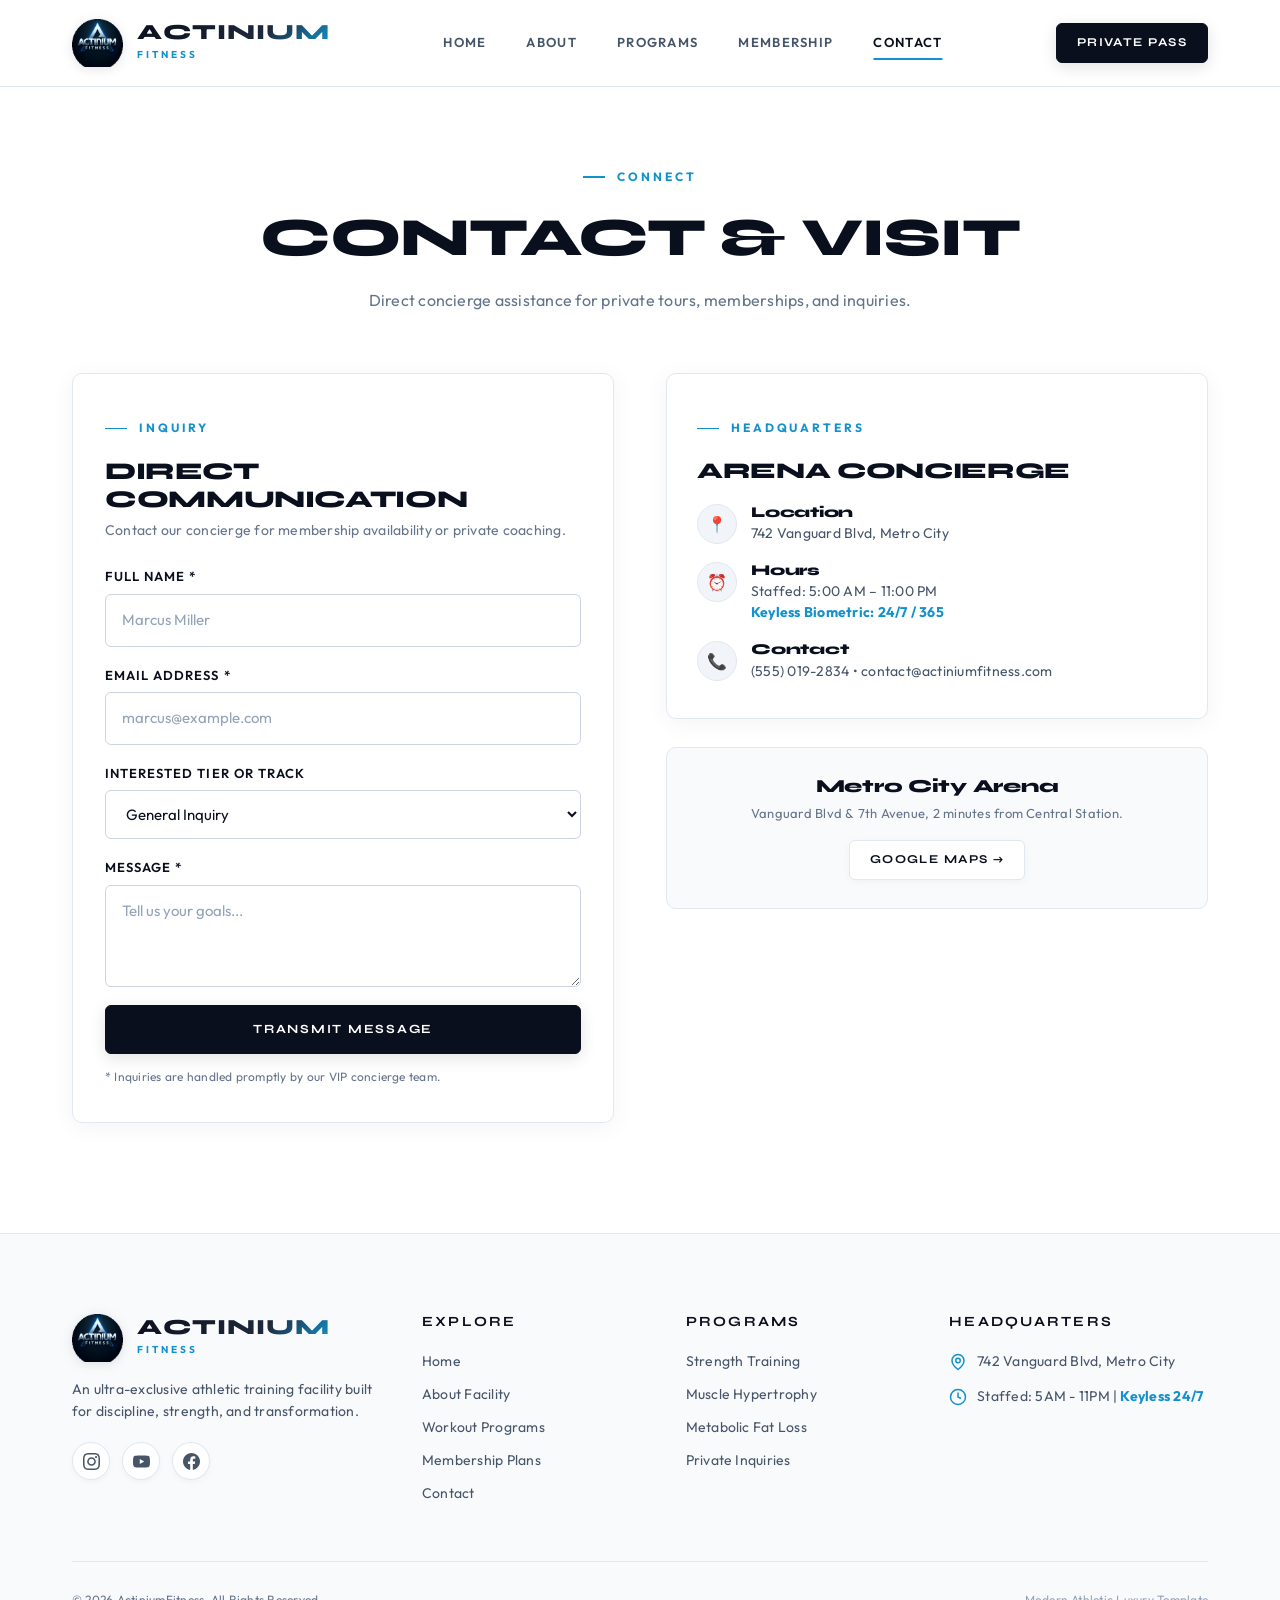
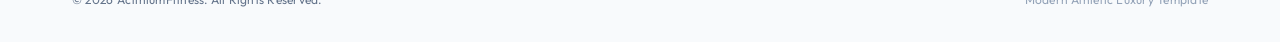
<file: contact.html>
<!DOCTYPE html>
<html lang="en">
<head>
  <meta charset="UTF-8">
  <meta name="viewport" content="width=device-width, initial-scale=1.0">
  <title>Contact & Inquiries — ActiniumFitness | Arena Headquarters</title>
  <meta name="description" content="Connect with ActiniumFitness. Schedule a private walkthrough, inquire about memberships, or view arena hours.">
  <link rel="icon" type="image/png" href="assets/images/favicon.png">
  
  <link rel="preconnect" href="https://fonts.googleapis.com">
  <link rel="preconnect" href="https://fonts.gstatic.com" crossorigin>
  <link href="https://fonts.googleapis.com/css2?family=Outfit:wght@300;400;500;600;700&family=Syne:wght@700;800;900&display=swap" rel="stylesheet">
  
  <link rel="stylesheet" href="assets/css/style.css">
</head>
<body>
  <a href="#main-content" class="skip-link">Skip to main content</a>

  <!-- Header -->
  <header class="site-header">
    <div class="container nav-container">
      <a href="index.html" class="brand-logo-link" aria-label="ActiniumFitness Home">
        <img src="assets/images/actiniumfitness-logo.png" alt="ActiniumFitness Logo" class="brand-logo-img">
        <div class="brand-name">
          <span class="brand-name-main">ACTINIUM</span>
          <span class="brand-name-sub">FITNESS</span>
        </div>
      </a>

      <nav class="nav-menu" aria-label="Main Navigation">
        <a href="index.html" class="nav-link">Home</a>
        <a href="about.html" class="nav-link">About</a>
        <a href="programs.html" class="nav-link">Programs</a>
        <a href="membership.html" class="nav-link">Membership</a>
        <a href="contact.html" class="nav-link">Contact</a>
        <div class="nav-menu-cta-mobile">
          <button type="button" class="btn btn-primary btn-sm" data-open-trial style="width: 100%;">Claim VIP Pass</button>
        </div>
      </nav>

      <div class="nav-actions">
        <button type="button" class="btn btn-primary btn-sm" data-open-trial aria-haspopup="dialog">Private Pass</button>
        <button type="button" class="mobile-toggle" aria-label="Toggle navigation menu" aria-expanded="false">
          <span></span>
          <span></span>
          <span></span>
        </button>
      </div>
    </div>
  </header>

  <main id="main-content">
    <!-- Contact & Booking Section -->
    <section class="section-pad section-glass" id="membership-section" style="padding-top: 80px;">
      <div class="container">
        <div class="section-header-center">
          <span class="section-label">Connect</span>
          <h1 class="section-title">CONTACT & <span class="text-neon">VISIT</span></h1>
          <p class="section-subtitle">
            Direct concierge assistance for private tours, memberships, and inquiries.
          </p>
        </div>

        <div class="grid-2" style="gap: 52px; align-items: flex-start;">
          <!-- Left: Contact Form -->
          <div style="background: var(--bg-card); border: 1px solid var(--border-subtle); border-radius: var(--radius-md); padding: 36px 32px; box-shadow: 0 4px 25px rgba(0,0,0,0.05);">
            <span class="section-label">Inquiry</span>
            <h2 style="font-size: 1.5rem; margin-bottom: 6px;">DIRECT COMMUNICATION</h2>
            <p style="font-size: 0.875rem; color: var(--metallic-500); margin-bottom: 24px;">
              Contact our concierge for membership availability or private coaching.
            </p>

            <form id="contact-form" novalidate>
              <div class="form-group">
                <label for="contact-name" class="form-label">Full Name *</label>
                <input type="text" id="contact-name" class="form-control" placeholder="Marcus Miller" required>
                <span class="form-error-msg">Please provide your name.</span>
              </div>

              <div class="form-group">
                <label for="contact-email" class="form-label">Email Address *</label>
                <input type="email" id="contact-email" class="form-control" placeholder="marcus@example.com" required>
                <span class="form-error-msg">Please provide a valid email.</span>
              </div>

              <div class="form-group">
                <label for="preferred-plan" class="form-label">Interested Tier or Track</label>
                <select id="preferred-plan" class="form-control">
                  <option value="none">General Inquiry</option>
                  <option value="Silver Starter">Silver Starter ($49/mo)</option>
                  <option value="Actinium Pro">Actinium Pro ($89/mo)</option>
                  <option value="Titanium Elite">Titanium Elite ($149/mo)</option>
                  <option value="Personal Training">Private 1-on-1 Coaching</option>
                  <option value="Day Pass">Single Day / Punch Card</option>
                </select>
              </div>

              <div class="form-group">
                <label for="contact-message" class="form-label">Message *</label>
                <textarea id="contact-message" class="form-control" rows="3" placeholder="Tell us your goals..." required></textarea>
                <span class="form-error-msg">Please enter a brief message.</span>
              </div>

              <button type="submit" class="btn btn-primary" style="width: 100%;">Transmit Message</button>
              
              <div id="contact-response-status" style="display: none;"></div>

              <p class="form-disclaimer">
                * Inquiries are handled promptly by our VIP concierge team.
              </p>
            </form>
          </div>

          <!-- Right: Details -->
          <div>
            <div style="background: var(--bg-card); border: 1px solid var(--border-subtle); border-radius: var(--radius-md); padding: 36px 30px; margin-bottom: 28px; box-shadow: 0 4px 25px rgba(0,0,0,0.05);">
              <span class="section-label">Headquarters</span>
              <h3 style="font-size: 1.4rem; margin-bottom: 20px;">ARENA CONCIERGE</h3>

              <div style="display: flex; flex-direction: column; gap: 18px;">
                <div style="display: flex; gap: 14px;">
                  <div class="hero-badge-icon" style="width: 40px; height: 40px; font-size: 1rem; flex-shrink: 0; background: var(--bg-tertiary); border: 1px solid var(--border-subtle); border-radius: 50%; display: flex; align-items: center; justify-content: center;">📍</div>
                  <div>
                    <h4 style="font-size: 0.9375rem; color: var(--metallic-100); margin-bottom: 2px;">Location</h4>
                    <p style="font-size: 0.875rem; color: var(--metallic-400); line-height: 1.5;">
                      742 Vanguard Blvd, Metro City
                    </p>
                  </div>
                </div>

                <div style="display: flex; gap: 14px;">
                  <div class="hero-badge-icon" style="width: 40px; height: 40px; font-size: 1rem; flex-shrink: 0; background: var(--bg-tertiary); border: 1px solid var(--border-subtle); border-radius: 50%; display: flex; align-items: center; justify-content: center;">⏰</div>
                  <div>
                    <h4 style="font-size: 0.9375rem; color: var(--metallic-100); margin-bottom: 2px;">Hours</h4>
                    <p style="font-size: 0.875rem; color: var(--metallic-400); line-height: 1.5;">
                      Staffed: 5:00 AM &ndash; 11:00 PM<br>
                      <strong style="color: var(--accent-blue);">Keyless Biometric: 24/7 / 365</strong>
                    </p>
                  </div>
                </div>

                <div style="display: flex; gap: 14px;">
                  <div class="hero-badge-icon" style="width: 40px; height: 40px; font-size: 1rem; flex-shrink: 0; background: var(--bg-tertiary); border: 1px solid var(--border-subtle); border-radius: 50%; display: flex; align-items: center; justify-content: center;">📞</div>
                  <div>
                    <h4 style="font-size: 0.9375rem; color: var(--metallic-100); margin-bottom: 2px;">Contact</h4>
                    <p style="font-size: 0.875rem; color: var(--metallic-400); line-height: 1.5;">
                      (555) 019-2834 • contact@actiniumfitness.com
                    </p>
                  </div>
                </div>
              </div>
            </div>

            <!-- Stylized Map Box -->
            <div style="background: var(--bg-secondary); border: 1px solid var(--border-subtle); border-radius: var(--radius-md); padding: 28px; text-align: center;">
              <h4 style="font-size: 1.15rem; color: var(--metallic-100); margin-bottom: 6px;">Metro City Arena</h4>
              <p style="font-size: 0.8125rem; color: var(--metallic-500); margin-bottom: 16px;">
                Vanguard Blvd & 7th Avenue, 2 minutes from Central Station.
              </p>
              <a href="https://maps.google.com" target="_blank" rel="noopener noreferrer" class="btn btn-secondary btn-sm">Google Maps &rarr;</a>
            </div>
          </div>
        </div>
      </div>
    </section>

    <!-- Trial Modal -->
    <dialog id="trial-modal" class="modal-dialog" aria-labelledby="modal-heading">
      <div class="modal-inner">
        <button type="button" class="modal-close-btn" id="close-trial-modal" aria-label="Close modal">&times;</button>
        <form id="trial-form">
          <h3 id="modal-heading" style="font-size: 1.4rem; margin-bottom: 6px;">Request Private VIP Pass</h3>
          <p style="font-size: 0.8125rem; color: var(--titanium-500); margin-bottom: 20px;">Experience our arena at zero cost.</p>
          <div class="form-group">
            <label for="trial-name" class="form-label">Full Name *</label>
            <input type="text" id="trial-name" class="form-control" placeholder="Marcus Miller" required>
          </div>
          <div class="form-group">
            <label for="trial-email" class="form-label">Email Address *</label>
            <input type="email" id="trial-email" class="form-control" placeholder="marcus@example.com" required>
          </div>
          <div class="form-group">
            <label for="trial-phone" class="form-label">Phone Number *</label>
            <input type="tel" id="trial-phone" class="form-control" placeholder="+1 (555) 000-0000" required>
          </div>
          <button type="submit" class="btn btn-primary" style="width: 100%; margin-top: 10px;">Confirm VIP Pass</button>
          <p class="form-disclaimer">* Our membership concierge will contact you within 2 hours to confirm your arrival.</p>
        </form>
        <div id="trial-confirmation" style="display: none; text-align: center; padding: 18px 0;">
          <div class="modal-status-icon" style="color: var(--logo-blue-bright); display: flex; align-items: center; justify-content: center; margin-bottom: 12px;">
            <svg width="40" height="40" viewBox="0 0 24 24" fill="none" stroke="currentColor" stroke-width="2.5" stroke-linecap="round" stroke-linejoin="round"><path d="M22 11.08V12a10 10 0 1 1-5.93-9.14"/><polyline points="22 4 12 14.01 9 11.01"/></svg>
          </div>
          <h3 style="font-size: 1.35rem; margin-bottom: 10px; color: var(--titanium-100);">VIP Pass Reserved</h3>
          <p style="font-size: 0.875rem; color: var(--titanium-400); margin-bottom: 22px;">Your private arrival reservation has been recorded. Our concierge will be in touch shortly.</p>
          <button type="button" class="btn btn-secondary" onclick="document.getElementById('trial-modal').close()">Close</button>
        </div>
      </div>
    </dialog>
  </main>

  <!-- Footer -->
  <footer class="site-footer">
    <div class="container">
      <div class="footer-grid">
        <div class="footer-col">
          <a href="index.html" class="brand-logo-link" style="margin-bottom: 14px;">
            <img src="assets/images/actiniumfitness-logo.png" alt="ActiniumFitness Official Logo" class="brand-logo-img">
            <div class="brand-name">
              <span class="brand-name-main">ACTINIUM</span>
              <span class="brand-name-sub">FITNESS</span>
            </div>
          </a>
          <p class="footer-brand-desc">
            An ultra-exclusive athletic training facility built for discipline, strength, and transformation.
          </p>
          <div class="footer-social-row">
            <!-- Instagram SVG -->
            <a href="https://instagram.com" target="_blank" rel="noopener noreferrer" class="social-pill-btn" aria-label="Instagram">
              <svg viewBox="0 0 24 24"><path d="M12 2.163c3.204 0 3.584.012 4.85.07 3.252.148 4.771 1.691 4.919 4.919.058 1.265.069 1.645.069 4.849 0 3.205-.012 3.584-.069 4.849-.149 3.225-1.664 4.771-4.919 4.919-1.266.058-1.644.07-4.85.07-3.204 0-3.584-.012-4.849-.07-3.26-.149-4.771-1.699-4.919-4.92-.058-1.265-.07-1.644-.07-4.849 0-3.204.013-3.583.07-4.849.149-3.227 1.664-4.771 4.919-4.919 1.266-.057 1.645-.069 4.849-.069zm0-2.163c-3.259 0-3.667.014-4.947.072-4.358.2-6.78 2.618-6.98 6.98-.059 1.281-.073 1.689-.073 4.948 0 3.259.014 3.668.072 4.948.2 4.358 2.618 6.78 6.98 6.98 1.281.058 1.689.072 4.948.072 3.259 0 3.668-.014 4.948-.072 4.354-.2 6.782-2.618 6.979-6.98.059-1.28.073-1.689.073-4.948 0-3.259-.014-3.667-.072-4.947-.196-4.354-2.617-6.78-6.979-6.98-1.281-.059-1.69-.073-4.949-.073zm0 5.838c-3.403 0-6.162 2.759-6.162 6.162s2.759 6.163 6.162 6.163 6.162-2.759 6.162-6.163c0-3.403-2.759-6.162-6.162-6.162zm0 10.162c-2.209 0-4-1.79-4-4 0-2.209 1.791-4 4-4s4 1.791 4 4c0 2.21-1.791 4-4 4zm6.406-11.845c-.796 0-1.441.645-1.441 1.44s.645 1.44 1.441 1.44c.795 0 1.439-.645 1.439-1.44s-.644-1.44-1.439-1.44z"/></svg>
            </a>
            <!-- YouTube SVG -->
            <a href="https://youtube.com" target="_blank" rel="noopener noreferrer" class="social-pill-btn" aria-label="YouTube">
              <svg viewBox="0 0 24 24"><path d="M23.498 6.186a3.016 3.016 0 0 0-2.122-2.136C19.505 3.545 12 3.545 12 3.545s-7.505 0-9.377.505A3.017 3.017 0 0 0 .502 6.186C0 8.07 0 12 0 12s0 3.93.502 5.814a3.016 3.016 0 0 0 2.122 2.136c1.871.505 9.376.505 9.376.505s7.505 0 9.377-.505a3.015 3.015 0 0 0 2.122-2.136C24 15.93 24 12 24 12s0-3.93-.502-5.814zM9.545 15.568V8.432L15.818 12l-6.273 3.568z"/></svg>
            </a>
            <!-- Facebook SVG -->
            <a href="https://facebook.com" target="_blank" rel="noopener noreferrer" class="social-pill-btn" aria-label="Facebook">
              <svg viewBox="0 0 24 24"><path d="M24 12.073c0-6.627-5.373-12-12-12s-12 5.373-12 12c0 5.99 4.388 10.954 10.125 11.854v-8.385H7.078v-3.47h3.047V9.43c0-3.007 1.792-4.669 4.533-4.669 1.312 0 2.686.235 2.686.235v2.953H15.83c-1.491 0-1.956.925-1.956 1.874v2.25h3.328l-.532 3.47h-2.796v8.385C19.612 23.027 24 18.062 24 12.073z"/></svg>
            </a>
          </div>
        </div>

        <div class="footer-col">
          <h4>Explore</h4>
          <div class="footer-links">
            <a href="index.html">Home</a>
            <a href="about.html">About Facility</a>
            <a href="programs.html">Workout Programs</a>
            <a href="membership.html">Membership Plans</a>
            <a href="contact.html">Contact</a>
          </div>
        </div>

        <div class="footer-col">
          <h4>Programs</h4>
          <div class="footer-links">
            <a href="programs.html#strength">Strength Training</a>
            <a href="programs.html#hypertrophy">Muscle Hypertrophy</a>
            <a href="programs.html#fatloss">Metabolic Fat Loss</a>
            <a href="contact.html">Private Inquiries</a>
          </div>
        </div>

        <div class="footer-col">
          <h4>Headquarters</h4>
          <div class="footer-contact-item">
            <svg width="18" height="18" viewBox="0 0 24 24" fill="none" stroke="currentColor" stroke-width="2"><path d="M20 10c0 6-8 12-8 12s-8-6-8-12a8 8 0 0 1 16 0Z"/><circle cx="12" cy="10" r="3"/></svg>
            <span>742 Vanguard Blvd, Metro City</span>
          </div>
          <div class="footer-contact-item">
            <svg width="18" height="18" viewBox="0 0 24 24" fill="none" stroke="currentColor" stroke-width="2"><circle cx="12" cy="12" r="10"/><polyline points="12 6 12 12 16 14"/></svg>
            <span>Staffed: 5AM - 11PM | <strong style="color: var(--electric-blue);">Keyless 24/7</strong></span>
          </div>
        </div>
      </div>

      <div class="footer-bottom">
        <p>&copy; <span class="current-year">2026</span> ActiniumFitness. All Rights Reserved.</p>
        <p style="color: var(--titanium-muted);">Modern Athletic Luxury Template</p>
      </div>
    </div>
  </footer>

  <script src="assets/js/main.js"></script>
</body>
</html>
</file>
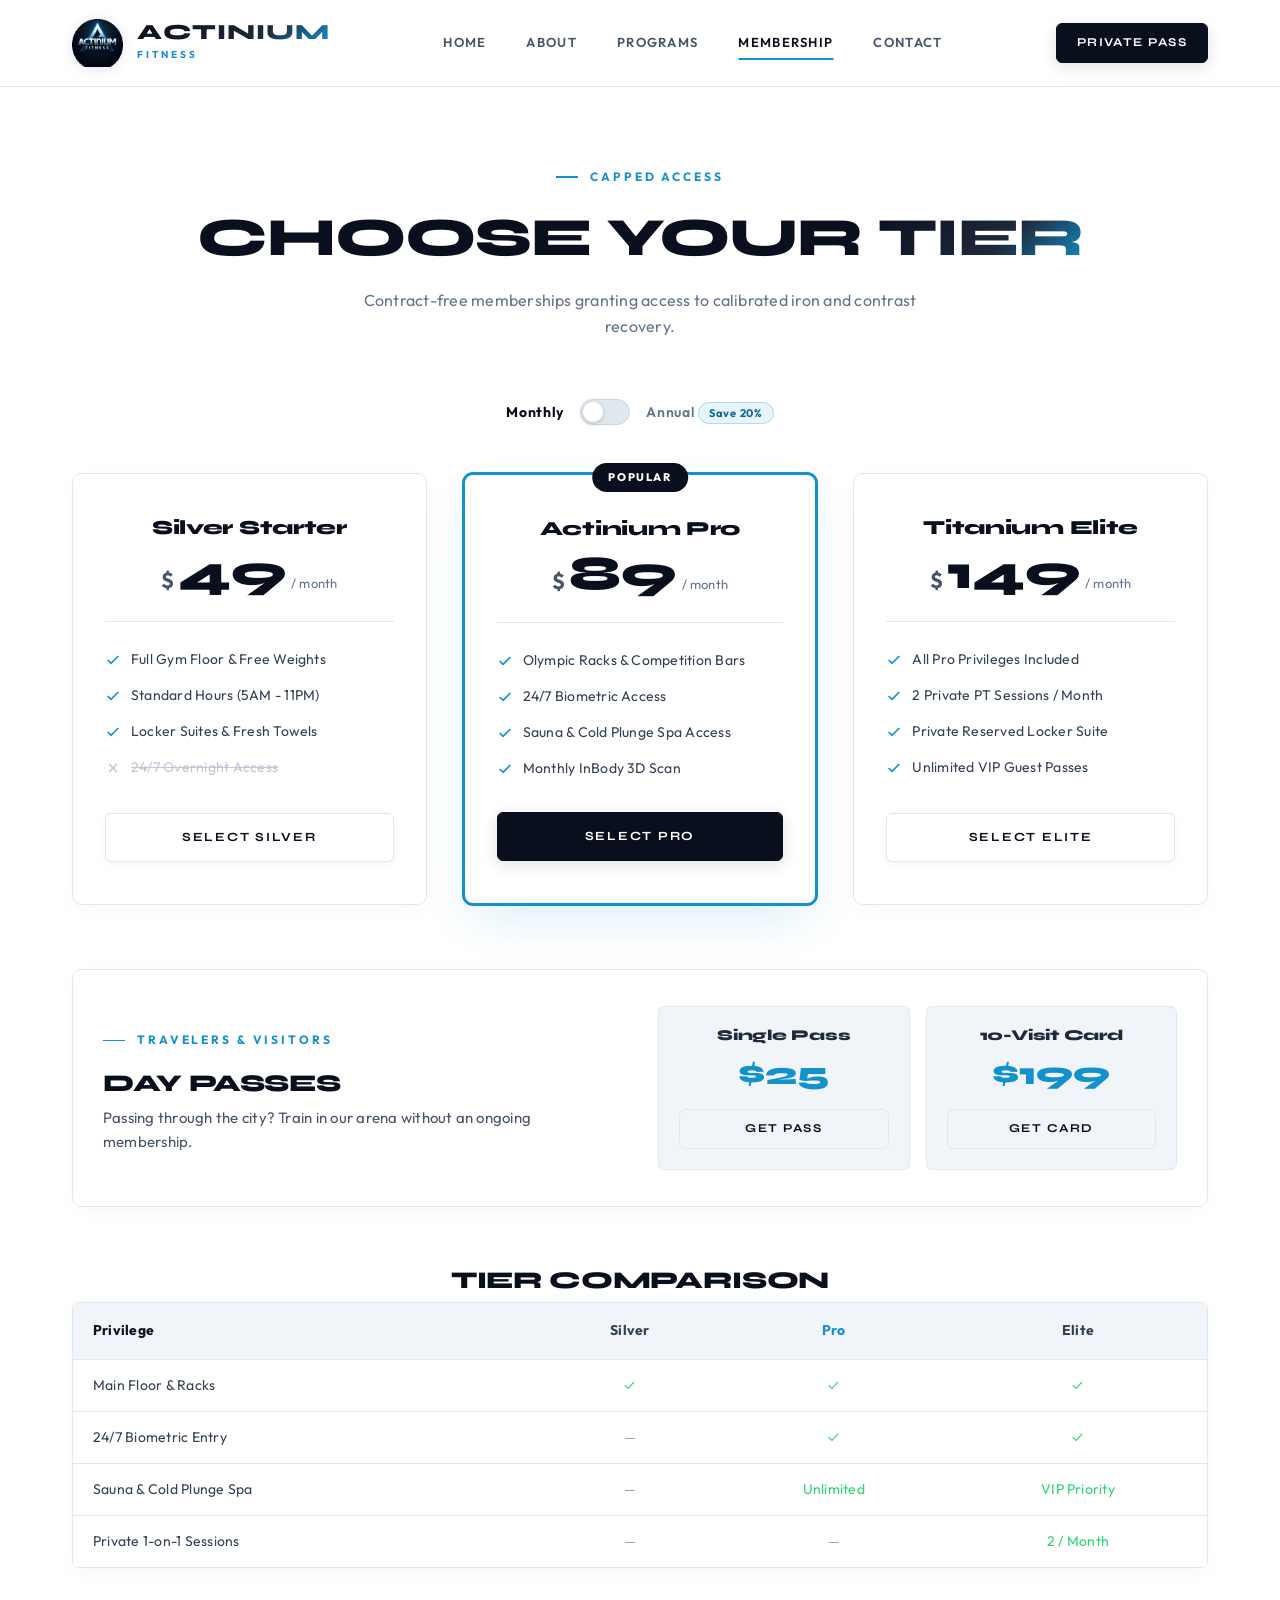
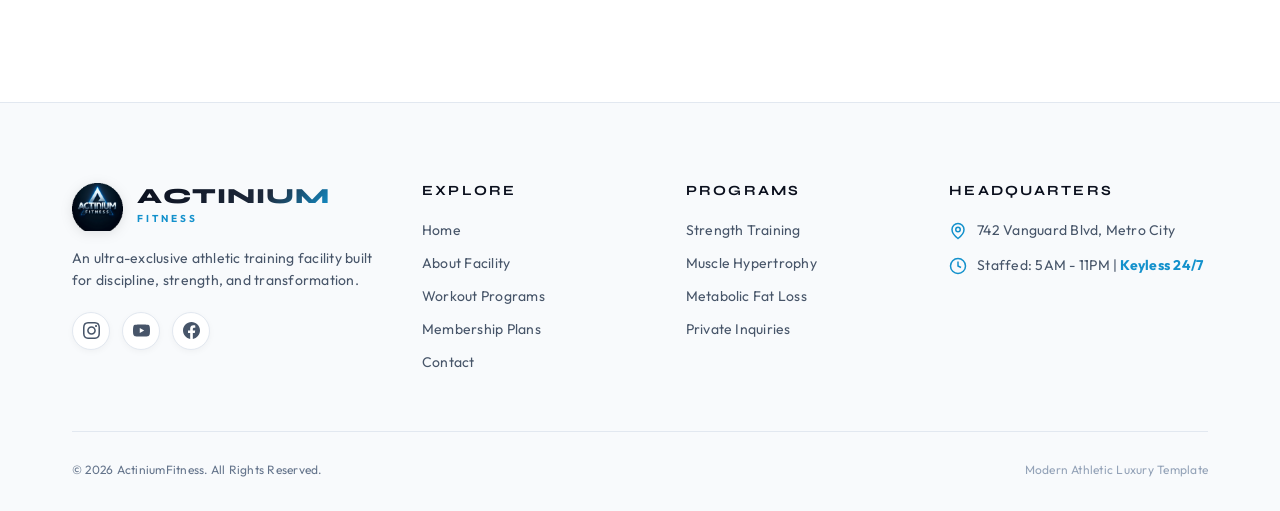
<file: membership.html>
<!DOCTYPE html>
<html lang="en">
<head>
  <meta charset="UTF-8">
  <meta name="viewport" content="width=device-width, initial-scale=1.0">
  <title>Memberships — ActiniumFitness | Transparent Pricing & Day Passes</title>
  <meta name="description" content="Transparent, contract-free membership tiers at ActiniumFitness. 24/7 keyless biometric access, Olympic equipment, and private contrast spa perks.">
  <link rel="icon" type="image/png" href="assets/images/favicon.png">
  
  <link rel="preconnect" href="https://fonts.googleapis.com">
  <link rel="preconnect" href="https://fonts.gstatic.com" crossorigin>
  <link href="https://fonts.googleapis.com/css2?family=Outfit:wght@300;400;500;600;700&family=Syne:wght@700;800;900&display=swap" rel="stylesheet">
  
  <link rel="stylesheet" href="assets/css/style.css">
</head>
<body>
  <a href="#main-content" class="skip-link">Skip to main content</a>

  <!-- Header -->
  <header class="site-header">
    <div class="container nav-container">
      <a href="index.html" class="brand-logo-link" aria-label="ActiniumFitness Home">
        <img src="assets/images/actiniumfitness-logo.png" alt="ActiniumFitness Logo" class="brand-logo-img">
        <div class="brand-name">
          <span class="brand-name-main">ACTINIUM</span>
          <span class="brand-name-sub">FITNESS</span>
        </div>
      </a>

      <nav class="nav-menu" aria-label="Main Navigation">
        <a href="index.html" class="nav-link">Home</a>
        <a href="about.html" class="nav-link">About</a>
        <a href="programs.html" class="nav-link">Programs</a>
        <a href="membership.html" class="nav-link">Membership</a>
        <a href="contact.html" class="nav-link">Contact</a>
        <div class="nav-menu-cta-mobile">
          <button type="button" class="btn btn-primary btn-sm" data-open-trial style="width: 100%;">Claim VIP Pass</button>
        </div>
      </nav>

      <div class="nav-actions">
        <button type="button" class="btn btn-primary btn-sm" data-open-trial aria-haspopup="dialog">Private Pass</button>
        <button type="button" class="mobile-toggle" aria-label="Toggle navigation menu" aria-expanded="false">
          <span></span>
          <span></span>
          <span></span>
        </button>
      </div>
    </div>
  </header>

  <main id="main-content">
    <!-- Pricing Cards Section -->
    <section class="section-pad section-glass" style="padding-top: 80px;">
      <div class="container">
        <div class="section-header-center">
          <span class="section-label">Capped Access</span>
          <h1 class="section-title">CHOOSE YOUR <span class="text-gradient">TIER</span></h1>
          <p class="section-subtitle">
            Contract-free memberships granting access to calibrated iron and contrast recovery.
          </p>

          <div class="billing-toggle-wrap">
            <span class="billing-label label-monthly active">Monthly</span>
            <button type="button" class="toggle-switch" role="switch" aria-checked="false" aria-label="Toggle annual billing discount"></button>
            <span class="billing-label label-annual">Annual <span class="save-badge">Save 20%</span></span>
          </div>
        </div>

        <div class="grid-3" style="margin-bottom: 64px;">
          <!-- Tier 1 -->
          <div class="pricing-card" data-monthly="49" data-annual="39">
            <div class="pricing-header">
              <h3 class="pricing-tier">Silver Starter</h3>
              <div class="pricing-cost">
                <span class="currency">$</span>
                <span class="amount">49</span>
                <span class="period">/ month</span>
              </div>
            </div>
            <ul class="pricing-features">
              <li class="pricing-feature-item">
                <svg width="16" height="16" viewBox="0 0 24 24" fill="none" stroke="currentColor" stroke-width="2.5"><polyline points="20 6 9 17 4 12"/></svg>
                <span>Full Gym Floor & Free Weights</span>
              </li>
              <li class="pricing-feature-item">
                <svg width="16" height="16" viewBox="0 0 24 24" fill="none" stroke="currentColor" stroke-width="2.5"><polyline points="20 6 9 17 4 12"/></svg>
                <span>Standard Hours (5AM - 11PM)</span>
              </li>
              <li class="pricing-feature-item">
                <svg width="16" height="16" viewBox="0 0 24 24" fill="none" stroke="currentColor" stroke-width="2.5"><polyline points="20 6 9 17 4 12"/></svg>
                <span>Locker Suites & Fresh Towels</span>
              </li>
              <li class="pricing-feature-item muted">
                <svg width="16" height="16" viewBox="0 0 24 24" fill="none" stroke="currentColor" stroke-width="2"><line x1="18" y1="6" x2="6" y2="18"/><line x1="6" y1="6" x2="18" y2="18"/></svg>
                <span>24/7 Overnight Access</span>
              </li>
            </ul>
            <button type="button" class="btn btn-secondary" data-select-plan="Silver Starter">Select Silver</button>
          </div>

          <!-- Tier 2 -->
          <div class="pricing-card featured" data-monthly="89" data-annual="69">
            <span class="pricing-badge">Popular</span>
            <div class="pricing-header">
              <h3 class="pricing-tier">Actinium Pro</h3>
              <div class="pricing-cost">
                <span class="currency">$</span>
                <span class="amount">89</span>
                <span class="period">/ month</span>
              </div>
            </div>
            <ul class="pricing-features">
              <li class="pricing-feature-item">
                <svg width="16" height="16" viewBox="0 0 24 24" fill="none" stroke="currentColor" stroke-width="2.5"><polyline points="20 6 9 17 4 12"/></svg>
                <span>Olympic Racks & Competition Bars</span>
              </li>
              <li class="pricing-feature-item">
                <svg width="16" height="16" viewBox="0 0 24 24" fill="none" stroke="currentColor" stroke-width="2.5"><polyline points="20 6 9 17 4 12"/></svg>
                <span>24/7 Biometric Access</span>
              </li>
              <li class="pricing-feature-item">
                <svg width="16" height="16" viewBox="0 0 24 24" fill="none" stroke="currentColor" stroke-width="2.5"><polyline points="20 6 9 17 4 12"/></svg>
                <span>Sauna & Cold Plunge Spa Access</span>
              </li>
              <li class="pricing-feature-item">
                <svg width="16" height="16" viewBox="0 0 24 24" fill="none" stroke="currentColor" stroke-width="2.5"><polyline points="20 6 9 17 4 12"/></svg>
                <span>Monthly InBody 3D Scan</span>
              </li>
            </ul>
            <button type="button" class="btn btn-primary" data-select-plan="Actinium Pro">Select Pro</button>
          </div>

          <!-- Tier 3 -->
          <div class="pricing-card" data-monthly="149" data-annual="119">
            <div class="pricing-header">
              <h3 class="pricing-tier">Titanium Elite</h3>
              <div class="pricing-cost">
                <span class="currency">$</span>
                <span class="amount">149</span>
                <span class="period">/ month</span>
              </div>
            </div>
            <ul class="pricing-features">
              <li class="pricing-feature-item">
                <svg width="16" height="16" viewBox="0 0 24 24" fill="none" stroke="currentColor" stroke-width="2.5"><polyline points="20 6 9 17 4 12"/></svg>
                <span>All Pro Privileges Included</span>
              </li>
              <li class="pricing-feature-item">
                <svg width="16" height="16" viewBox="0 0 24 24" fill="none" stroke="currentColor" stroke-width="2.5"><polyline points="20 6 9 17 4 12"/></svg>
                <span>2 Private PT Sessions / Month</span>
              </li>
              <li class="pricing-feature-item">
                <svg width="16" height="16" viewBox="0 0 24 24" fill="none" stroke="currentColor" stroke-width="2.5"><polyline points="20 6 9 17 4 12"/></svg>
                <span>Private Reserved Locker Suite</span>
              </li>
              <li class="pricing-feature-item">
                <svg width="16" height="16" viewBox="0 0 24 24" fill="none" stroke="currentColor" stroke-width="2.5"><polyline points="20 6 9 17 4 12"/></svg>
                <span>Unlimited VIP Guest Passes</span>
              </li>
            </ul>
            <button type="button" class="btn btn-secondary" data-select-plan="Titanium Elite">Select Elite</button>
          </div>
        </div>

        <!-- Day Pass & Punch Card -->
        <div style="background: var(--bg-card); border: 1px solid var(--border-subtle); border-radius: var(--radius-md); padding: 36px 30px; margin-bottom: 60px; box-shadow: 0 4px 20px -2px rgba(0,0,0,0.04);">
          <div class="grid-2" style="align-items: center; gap: 36px;">
            <div>
              <span class="section-label">Travelers & Visitors</span>
              <h3 style="font-size: 1.5rem; margin-bottom: 8px;">DAY PASSES</h3>
              <p style="color: var(--metallic-400); font-size: 0.9375rem; line-height: 1.6;">
                Passing through the city? Train in our arena without an ongoing membership.
              </p>
            </div>
            <div style="display: flex; gap: 16px; flex-wrap: wrap;">
              <div style="flex: 1 1 180px; background: var(--bg-tertiary); border: 1px solid var(--border-subtle); border-radius: var(--radius-sm); padding: 20px; text-align: center;">
                <h4 style="font-size: 0.9375rem; color: var(--metallic-200); margin-bottom: 4px;">Single Pass</h4>
                <div style="font-size: 2rem; font-weight: 800; color: var(--accent-blue); font-family: var(--font-heading); margin-bottom: 8px;">$25</div>
                <button type="button" class="btn btn-outline btn-sm" style="width: 100%;" data-open-trial>Get Pass</button>
              </div>

              <div style="flex: 1 1 180px; background: var(--bg-tertiary); border: 1px solid var(--border-subtle); border-radius: var(--radius-sm); padding: 20px; text-align: center;">
                <h4 style="font-size: 0.9375rem; color: var(--metallic-200); margin-bottom: 4px;">10-Visit Card</h4>
                <div style="font-size: 2rem; font-weight: 800; color: var(--accent-blue); font-family: var(--font-heading); margin-bottom: 8px;">$199</div>
                <button type="button" class="btn btn-outline btn-sm" style="width: 100%;" data-open-trial>Get Card</button>
              </div>
            </div>
          </div>
        </div>

        <!-- Comparison Table -->
        <h3 style="font-size: 1.5rem; margin-bottom: 8px; text-align: center;">TIER COMPARISON</h3>
        <p class="table-scroll-hint" style="font-size: 0.75rem; color: var(--metallic-500); text-align: center; margin-bottom: 16px;">
          &larr; Scroll horizontally on mobile to view all tiers &rarr;
        </p>
        <div class="table-responsive">
          <table style="width: 100%; border-collapse: collapse; min-width: 580px; background: var(--bg-card); font-size: 0.875rem;">
            <thead>
              <tr style="background: var(--bg-tertiary); border-bottom: 1px solid var(--border-subtle);">
                <th style="padding: 16px 20px; text-align: left; color: var(--metallic-100);">Privilege</th>
                <th style="padding: 16px 18px; text-align: center; color: var(--metallic-300);">Silver</th>
                <th style="padding: 16px 18px; text-align: center; color: var(--accent-blue); font-weight: 700;">Pro</th>
                <th style="padding: 16px 18px; text-align: center; color: var(--metallic-300);">Elite</th>
              </tr>
            </thead>
            <tbody>
              <tr style="border-bottom: 1px solid var(--border-subtle);">
                <td style="padding: 14px 20px;">Main Floor & Racks</td>
                <td style="padding: 14px 18px; text-align: center; color: #2ed573;">✓</td>
                <td style="padding: 14px 18px; text-align: center; color: #2ed573;">✓</td>
                <td style="padding: 14px 18px; text-align: center; color: #2ed573;">✓</td>
              </tr>
              <tr style="border-bottom: 1px solid var(--border-subtle);">
                <td style="padding: 14px 20px;">24/7 Biometric Entry</td>
                <td style="padding: 14px 18px; text-align: center; color: var(--titanium-muted);">&mdash;</td>
                <td style="padding: 14px 18px; text-align: center; color: #2ed573;">✓</td>
                <td style="padding: 14px 18px; text-align: center; color: #2ed573;">✓</td>
              </tr>
              <tr style="border-bottom: 1px solid var(--border-subtle);">
                <td style="padding: 14px 20px;">Sauna & Cold Plunge Spa</td>
                <td style="padding: 14px 18px; text-align: center; color: var(--titanium-muted);">&mdash;</td>
                <td style="padding: 14px 18px; text-align: center; color: #2ed573;">Unlimited</td>
                <td style="padding: 14px 18px; text-align: center; color: #2ed573;">VIP Priority</td>
              </tr>
              <tr>
                <td style="padding: 14px 20px;">Private 1-on-1 Sessions</td>
                <td style="padding: 14px 18px; text-align: center; color: var(--titanium-muted);">&mdash;</td>
                <td style="padding: 14px 18px; text-align: center; color: var(--titanium-muted);">&mdash;</td>
                <td style="padding: 14px 18px; text-align: center; color: #2ed573;">2 / Month</td>
              </tr>
            </tbody>
          </table>
        </div>
      </div>
    </section>

    <!-- Trial Modal -->
    <dialog id="trial-modal" class="modal-dialog" aria-labelledby="modal-heading">
      <div class="modal-inner">
        <button type="button" class="modal-close-btn" id="close-trial-modal" aria-label="Close modal">&times;</button>
        <form id="trial-form">
          <h3 id="modal-heading" style="font-size: 1.4rem; margin-bottom: 6px;">Request Membership Pass</h3>
          <p style="font-size: 0.8125rem; color: var(--titanium-500); margin-bottom: 20px;">Experience our arena at zero cost.</p>
          <div class="form-group">
            <label for="trial-name" class="form-label">Full Name *</label>
            <input type="text" id="trial-name" class="form-control" placeholder="Marcus Miller" required>
          </div>
          <div class="form-group">
            <label for="trial-email" class="form-label">Email Address *</label>
            <input type="email" id="trial-email" class="form-control" placeholder="marcus@example.com" required>
          </div>
          <div class="form-group">
            <label for="trial-phone" class="form-label">Phone Number *</label>
            <input type="tel" id="trial-phone" class="form-control" placeholder="+1 (555) 000-0000" required>
          </div>
          <button type="submit" class="btn btn-primary" style="width: 100%; margin-top: 10px;">Confirm VIP Pass</button>
          <p class="form-disclaimer">* Our membership concierge will contact you within 2 hours to confirm your arrival.</p>
        </form>
        <div id="trial-confirmation" style="display: none; text-align: center; padding: 18px 0;">
          <div class="modal-status-icon" style="color: var(--logo-blue-bright); display: flex; align-items: center; justify-content: center; margin-bottom: 12px;">
            <svg width="40" height="40" viewBox="0 0 24 24" fill="none" stroke="currentColor" stroke-width="2.5" stroke-linecap="round" stroke-linejoin="round"><path d="M22 11.08V12a10 10 0 1 1-5.93-9.14"/><polyline points="22 4 12 14.01 9 11.01"/></svg>
          </div>
          <h3 style="font-size: 1.35rem; margin-bottom: 10px; color: var(--titanium-100);">VIP Pass Reserved</h3>
          <p style="font-size: 0.875rem; color: var(--titanium-400); margin-bottom: 22px;">Your private arrival reservation has been recorded. Our concierge will be in touch shortly.</p>
          <button type="button" class="btn btn-secondary" onclick="document.getElementById('trial-modal').close()">Close</button>
        </div>
      </div>
    </dialog>
  </main>

  <!-- Footer -->
  <footer class="site-footer">
    <div class="container">
      <div class="footer-grid">
        <div class="footer-col">
          <a href="index.html" class="brand-logo-link" style="margin-bottom: 14px;">
            <img src="assets/images/actiniumfitness-logo.png" alt="ActiniumFitness Official Logo" class="brand-logo-img">
            <div class="brand-name">
              <span class="brand-name-main">ACTINIUM</span>
              <span class="brand-name-sub">FITNESS</span>
            </div>
          </a>
          <p class="footer-brand-desc">
            An ultra-exclusive athletic training facility built for discipline, strength, and transformation.
          </p>
          <div class="footer-social-row">
            <!-- Instagram SVG -->
            <a href="https://instagram.com" target="_blank" rel="noopener noreferrer" class="social-pill-btn" aria-label="Instagram">
              <svg viewBox="0 0 24 24"><path d="M12 2.163c3.204 0 3.584.012 4.85.07 3.252.148 4.771 1.691 4.919 4.919.058 1.265.069 1.645.069 4.849 0 3.205-.012 3.584-.069 4.849-.149 3.225-1.664 4.771-4.919 4.919-1.266.058-1.644.07-4.85.07-3.204 0-3.584-.012-4.849-.07-3.26-.149-4.771-1.699-4.919-4.92-.058-1.265-.07-1.644-.07-4.849 0-3.204.013-3.583.07-4.849.149-3.227 1.664-4.771 4.919-4.919 1.266-.057 1.645-.069 4.849-.069zm0-2.163c-3.259 0-3.667.014-4.947.072-4.358.2-6.78 2.618-6.98 6.98-.059 1.281-.073 1.689-.073 4.948 0 3.259.014 3.668.072 4.948.2 4.358 2.618 6.78 6.98 6.98 1.281.058 1.689.072 4.948.072 3.259 0 3.668-.014 4.948-.072 4.354-.2 6.782-2.618 6.979-6.98.059-1.28.073-1.689.073-4.948 0-3.259-.014-3.667-.072-4.947-.196-4.354-2.617-6.78-6.979-6.98-1.281-.059-1.69-.073-4.949-.073zm0 5.838c-3.403 0-6.162 2.759-6.162 6.162s2.759 6.163 6.162 6.163 6.162-2.759 6.162-6.163c0-3.403-2.759-6.162-6.162-6.162zm0 10.162c-2.209 0-4-1.79-4-4 0-2.209 1.791-4 4-4s4 1.791 4 4c0 2.21-1.791 4-4 4zm6.406-11.845c-.796 0-1.441.645-1.441 1.44s.645 1.44 1.441 1.44c.795 0 1.439-.645 1.439-1.44s-.644-1.44-1.439-1.44z"/></svg>
            </a>
            <!-- YouTube SVG -->
            <a href="https://youtube.com" target="_blank" rel="noopener noreferrer" class="social-pill-btn" aria-label="YouTube">
              <svg viewBox="0 0 24 24"><path d="M23.498 6.186a3.016 3.016 0 0 0-2.122-2.136C19.505 3.545 12 3.545 12 3.545s-7.505 0-9.377.505A3.017 3.017 0 0 0 .502 6.186C0 8.07 0 12 0 12s0 3.93.502 5.814a3.016 3.016 0 0 0 2.122 2.136c1.871.505 9.376.505 9.376.505s7.505 0 9.377-.505a3.015 3.015 0 0 0 2.122-2.136C24 15.93 24 12 24 12s0-3.93-.502-5.814zM9.545 15.568V8.432L15.818 12l-6.273 3.568z"/></svg>
            </a>
            <!-- Facebook SVG -->
            <a href="https://facebook.com" target="_blank" rel="noopener noreferrer" class="social-pill-btn" aria-label="Facebook">
              <svg viewBox="0 0 24 24"><path d="M24 12.073c0-6.627-5.373-12-12-12s-12 5.373-12 12c0 5.99 4.388 10.954 10.125 11.854v-8.385H7.078v-3.47h3.047V9.43c0-3.007 1.792-4.669 4.533-4.669 1.312 0 2.686.235 2.686.235v2.953H15.83c-1.491 0-1.956.925-1.956 1.874v2.25h3.328l-.532 3.47h-2.796v8.385C19.612 23.027 24 18.062 24 12.073z"/></svg>
            </a>
          </div>
        </div>

        <div class="footer-col">
          <h4>Explore</h4>
          <div class="footer-links">
            <a href="index.html">Home</a>
            <a href="about.html">About Facility</a>
            <a href="programs.html">Workout Programs</a>
            <a href="membership.html">Membership Plans</a>
            <a href="contact.html">Contact</a>
          </div>
        </div>

        <div class="footer-col">
          <h4>Programs</h4>
          <div class="footer-links">
            <a href="programs.html#strength">Strength Training</a>
            <a href="programs.html#hypertrophy">Muscle Hypertrophy</a>
            <a href="programs.html#fatloss">Metabolic Fat Loss</a>
            <a href="contact.html">Private Inquiries</a>
          </div>
        </div>

        <div class="footer-col">
          <h4>Headquarters</h4>
          <div class="footer-contact-item">
            <svg width="18" height="18" viewBox="0 0 24 24" fill="none" stroke="currentColor" stroke-width="2"><path d="M20 10c0 6-8 12-8 12s-8-6-8-12a8 8 0 0 1 16 0Z"/><circle cx="12" cy="10" r="3"/></svg>
            <span>742 Vanguard Blvd, Metro City</span>
          </div>
          <div class="footer-contact-item">
            <svg width="18" height="18" viewBox="0 0 24 24" fill="none" stroke="currentColor" stroke-width="2"><circle cx="12" cy="12" r="10"/><polyline points="12 6 12 12 16 14"/></svg>
            <span>Staffed: 5AM - 11PM | <strong style="color: var(--electric-blue);">Keyless 24/7</strong></span>
          </div>
        </div>
      </div>

      <div class="footer-bottom">
        <p>&copy; <span class="current-year">2026</span> ActiniumFitness. All Rights Reserved.</p>
        <p style="color: var(--titanium-muted);">Modern Athletic Luxury Template</p>
      </div>
    </div>
  </footer>

  <script src="assets/js/main.js"></script>
</body>
</html>
</file>
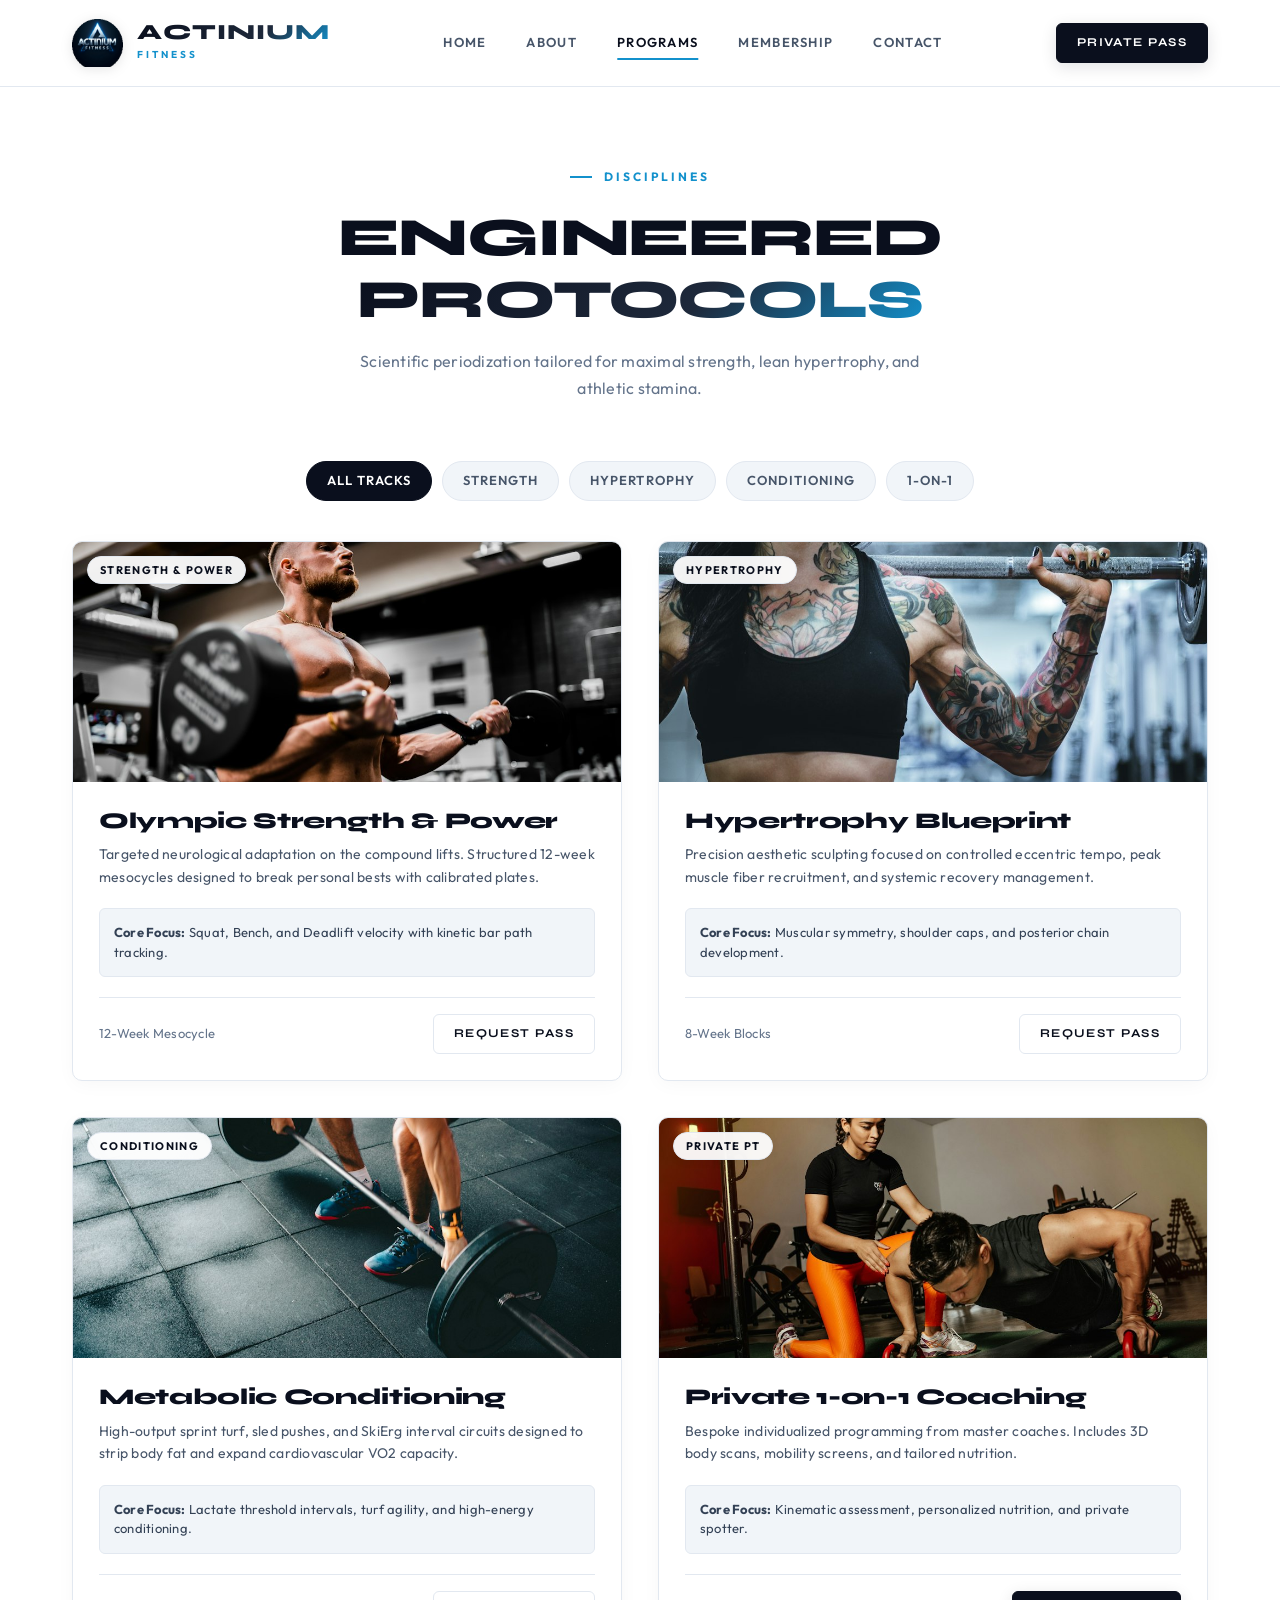
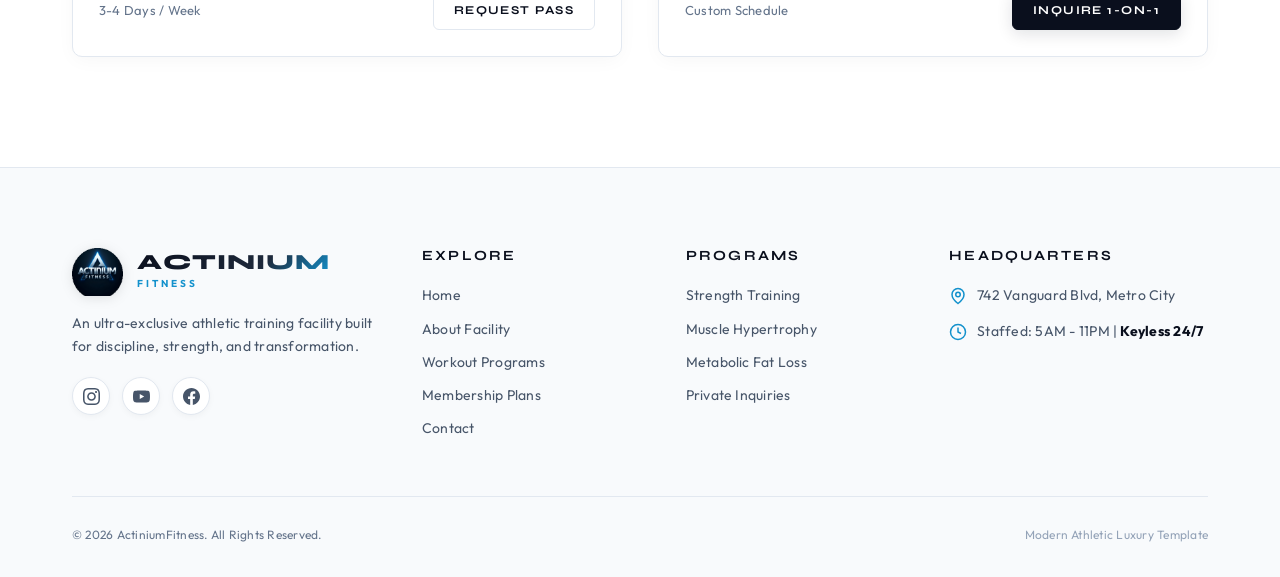
<file: programs.html>
<!DOCTYPE html>
<html lang="en">
<head>
  <meta charset="UTF-8">
  <meta name="viewport" content="width=device-width, initial-scale=1.0">
  <title>Training Protocols — ActiniumFitness | Athletic Disciplines</title>
  <meta name="description" content="Explore science-backed training disciplines at ActiniumFitness: Olympic Strength, Hypertrophy, Metabolic Conditioning, and Private Coaching.">
  <link rel="icon" type="image/png" href="assets/images/favicon.png">
  
  <link rel="preconnect" href="https://fonts.googleapis.com">
  <link rel="preconnect" href="https://fonts.gstatic.com" crossorigin>
  <link href="https://fonts.googleapis.com/css2?family=Outfit:wght@300;400;500;600;700&family=Syne:wght@700;800;900&display=swap" rel="stylesheet">
  
  <link rel="stylesheet" href="assets/css/style.css">
</head>
<body>
  <a href="#main-content" class="skip-link">Skip to main content</a>

  <!-- Header -->
  <header class="site-header">
    <div class="container nav-container">
      <a href="index.html" class="brand-logo-link" aria-label="ActiniumFitness Home">
        <img src="assets/images/actiniumfitness-logo.png" alt="ActiniumFitness Logo" class="brand-logo-img">
        <div class="brand-name">
          <span class="brand-name-main">ACTINIUM</span>
          <span class="brand-name-sub">FITNESS</span>
        </div>
      </a>

      <nav class="nav-menu" aria-label="Main Navigation">
        <a href="index.html" class="nav-link">Home</a>
        <a href="about.html" class="nav-link">About</a>
        <a href="programs.html" class="nav-link">Programs</a>
        <a href="membership.html" class="nav-link">Membership</a>
        <a href="contact.html" class="nav-link">Contact</a>
        <div class="nav-menu-cta-mobile">
          <button type="button" class="btn btn-primary btn-sm" data-open-trial style="width: 100%;">Claim VIP Pass</button>
        </div>
      </nav>

      <div class="nav-actions">
        <button type="button" class="btn btn-primary btn-sm" data-open-trial aria-haspopup="dialog">Private Pass</button>
        <button type="button" class="mobile-toggle" aria-label="Toggle navigation menu" aria-expanded="false">
          <span></span>
          <span></span>
          <span></span>
        </button>
      </div>
    </div>
  </header>

  <main id="main-content">
    <!-- Filterable Programs Section -->
    <section class="section-pad section-glass" style="padding-top: 80px;">
      <div class="container">
        <div class="section-header-center">
          <span class="section-label">Disciplines</span>
          <h1 class="section-title">ENGINEERED <span class="text-gradient">PROTOCOLS</span></h1>
          <p class="section-subtitle">
            Scientific periodization tailored for maximal strength, lean hypertrophy, and athletic stamina.
          </p>
        </div>

        <!-- Filter Tabs -->
        <div class="filter-tabs" role="tablist" aria-label="Program categories">
          <button type="button" class="filter-btn active" data-filter="all">All Tracks</button>
          <button type="button" class="filter-btn" data-filter="strength">Strength</button>
          <button type="button" class="filter-btn" data-filter="hypertrophy">Hypertrophy</button>
          <button type="button" class="filter-btn" data-filter="metabolic">Conditioning</button>
          <button type="button" class="filter-btn" data-filter="coaching">1-on-1</button>
        </div>

        <div class="grid-2" style="gap: 36px;">
          <!-- Track 1: Strength -->
          <article class="program-card" id="strength" data-category="strength">
            <div class="program-image-wrap" style="height: 240px;">
              <img src="assets/images/program-strength.jpg" alt="Olympic Strength Training with calibrated barbell">
              <span class="program-tag">Strength & Power</span>
            </div>
            <div class="program-body">
              <h2 class="program-title" style="font-size: 1.4rem;">Olympic Strength & Power</h2>
              <p class="program-desc">
                Targeted neurological adaptation on the compound lifts. Structured 12-week mesocycles designed to break personal bests with calibrated plates.
              </p>
              
              <div style="background: var(--bg-tertiary); border: 1px solid var(--border-subtle); border-radius: var(--radius-sm); padding: 14px; margin-bottom: 20px;">
                <p style="font-size: 0.8125rem; color: var(--metallic-300); line-height: 1.5;">
                  <strong>Core Focus:</strong> Squat, Bench, and Deadlift velocity with kinetic bar path tracking.
                </p>
              </div>

              <div class="program-meta">
                <span>12-Week Mesocycle</span>
                <button type="button" class="btn btn-outline btn-sm" data-open-trial>Request Pass</button>
              </div>
            </div>
          </article>

          <!-- Track 2: Hypertrophy -->
          <article class="program-card" id="hypertrophy" data-category="hypertrophy">
            <div class="program-image-wrap" style="height: 240px;">
              <img src="assets/images/program-muscle.jpg" alt="Hypertrophy Blueprint with luxury dumbbells">
              <span class="program-tag">Hypertrophy</span>
            </div>
            <div class="program-body">
              <h2 class="program-title" style="font-size: 1.4rem;">Hypertrophy Blueprint</h2>
              <p class="program-desc">
                Precision aesthetic sculpting focused on controlled eccentric tempo, peak muscle fiber recruitment, and systemic recovery management.
              </p>

              <div style="background: var(--bg-tertiary); border: 1px solid var(--border-subtle); border-radius: var(--radius-sm); padding: 14px; margin-bottom: 20px;">
                <p style="font-size: 0.8125rem; color: var(--metallic-300); line-height: 1.5;">
                  <strong>Core Focus:</strong> Muscular symmetry, shoulder caps, and posterior chain development.
                </p>
              </div>

              <div class="program-meta">
                <span>8-Week Blocks</span>
                <button type="button" class="btn btn-outline btn-sm" data-open-trial>Request Pass</button>
              </div>
            </div>
          </article>

          <!-- Track 3: Conditioning -->
          <article class="program-card" id="fatloss" data-category="metabolic">
            <div class="program-image-wrap" style="height: 240px;">
              <img src="assets/images/program-fatloss.jpg" alt="Metabolic Conditioning with battle ropes and sprint turf">
              <span class="program-tag">Conditioning</span>
            </div>
            <div class="program-body">
              <h2 class="program-title" style="font-size: 1.4rem;">Metabolic Conditioning</h2>
              <p class="program-desc">
                High-output sprint turf, sled pushes, and SkiErg interval circuits designed to strip body fat and expand cardiovascular VO2 capacity.
              </p>

              <div style="background: var(--bg-tertiary); border: 1px solid var(--border-subtle); border-radius: var(--radius-sm); padding: 14px; margin-bottom: 20px;">
                <p style="font-size: 0.8125rem; color: var(--metallic-300); line-height: 1.5;">
                  <strong>Core Focus:</strong> Lactate threshold intervals, turf agility, and high-energy conditioning.
                </p>
              </div>

              <div class="program-meta">
                <span>3-4 Days / Week</span>
                <button type="button" class="btn btn-outline btn-sm" data-open-trial>Request Pass</button>
              </div>
            </div>
          </article>

          <!-- Track 4: 1-on-1 Coaching -->
          <article class="program-card" id="coaching" data-category="coaching">
            <div class="program-image-wrap" style="height: 240px;">
              <img src="assets/images/program-personal.jpg" alt="Private 1-on-1 Coaching consultation">
              <span class="program-tag">Private PT</span>
            </div>
            <div class="program-body">
              <h2 class="program-title" style="font-size: 1.4rem;">Private 1-on-1 Coaching</h2>
              <p class="program-desc">
                Bespoke individualized programming from master coaches. Includes 3D body scans, mobility screens, and tailored nutrition.
              </p>

              <div style="background: var(--bg-tertiary); border: 1px solid var(--border-subtle); border-radius: var(--radius-sm); padding: 14px; margin-bottom: 20px;">
                <p style="font-size: 0.8125rem; color: var(--metallic-300); line-height: 1.5;">
                  <strong>Core Focus:</strong> Kinematic assessment, personalized nutrition, and private spotter.
                </p>
              </div>

              <div class="program-meta">
                <span>Custom Schedule</span>
                <a href="contact.html" class="btn btn-primary btn-sm">Inquire 1-on-1</a>
              </div>
            </div>
          </article>
        </div>
      </div>
    </section>

    <!-- Trial Modal -->
    <dialog id="trial-modal" class="modal-dialog" aria-labelledby="modal-heading">
      <div class="modal-inner">
        <button type="button" class="modal-close-btn" id="close-trial-modal" aria-label="Close modal">&times;</button>
        <form id="trial-form">
          <h3 id="modal-heading" style="font-size: 1.4rem; margin-bottom: 6px;">Request Program Pass</h3>
          <p style="font-size: 0.8125rem; color: var(--metallic-500); margin-bottom: 20px;">Experience our arena at zero cost.</p>
          <div class="form-group">
            <label for="trial-name" class="form-label">Full Name *</label>
            <input type="text" id="trial-name" class="form-control" placeholder="Marcus Miller" required>
          </div>
          <div class="form-group">
            <label for="trial-email" class="form-label">Email Address *</label>
            <input type="email" id="trial-email" class="form-control" placeholder="marcus@example.com" required>
          </div>
          <div class="form-group">
            <label for="trial-phone" class="form-label">Phone Number *</label>
            <input type="tel" id="trial-phone" class="form-control" placeholder="+1 (555) 000-0000" required>
          </div>
          <button type="submit" class="btn btn-primary" style="width: 100%; margin-top: 10px;">Confirm VIP Pass</button>
          <p class="form-disclaimer">* Our membership concierge will contact you within 2 hours to confirm your arrival.</p>
        </form>
        <div id="trial-confirmation" style="display: none; text-align: center; padding: 18px 0;">
          <div class="modal-status-icon">✓</div>
          <h3 style="font-size: 1.35rem; margin-bottom: 10px; color: var(--metallic-100);">VIP Pass Reserved</h3>
          <p style="font-size: 0.875rem; color: var(--metallic-300); margin-bottom: 22px;">Your arrival reservation has been recorded. Our concierge will be in touch shortly.</p>
          <button type="button" class="btn btn-secondary" onclick="document.getElementById('trial-modal').close()">Close</button>
        </div>
      </div>
    </dialog>
  </main>

  <!-- Footer with SVG Social Icons -->
  <footer class="site-footer">
    <div class="container">
      <div class="footer-grid">
        <div class="footer-col">
          <a href="index.html" class="brand-logo-link" style="margin-bottom: 14px;">
            <img src="assets/images/actiniumfitness-logo.png" alt="ActiniumFitness Official Logo" class="brand-logo-img">
            <div class="brand-name">
              <span class="brand-name-main">ACTINIUM</span>
              <span class="brand-name-sub">FITNESS</span>
            </div>
          </a>
          <p class="footer-brand-desc">
            An ultra-exclusive athletic training facility built for discipline, strength, and transformation.
          </p>
          <div class="footer-social-row">
            <a href="https://instagram.com" target="_blank" rel="noopener noreferrer" class="social-pill-btn" aria-label="Instagram">
              <svg viewBox="0 0 24 24"><path d="M12 2.163c3.204 0 3.584.012 4.85.07 3.252.148 4.771 1.691 4.919 4.919.058 1.265.069 1.645.069 4.849 0 3.205-.012 3.584-.069 4.849-.149 3.225-1.664 4.771-4.919 4.919-1.266.058-1.644.07-4.85.07-3.204 0-3.584-.012-4.849-.07-3.26-.149-4.771-1.699-4.919-4.92-.058-1.265-.07-1.644-.07-4.849 0-3.204.013-3.583.07-4.849.149-3.227 1.664-4.771 4.919-4.919 1.266-.057 1.645-.069 4.849-.069zm0-2.163c-3.259 0-3.667.014-4.947.072-4.358.2-6.78 2.618-6.98 6.98-.059 1.281-.073 1.689-.073 4.948 0 3.259.014 3.668.072 4.948.2 4.358 2.618 6.78 6.98 6.98 1.281.058 1.689.072 4.948.072 3.259 0 3.668-.014 4.948-.072 4.354-.2 6.782-2.618 6.979-6.98.059-1.28.073-1.689.073-4.948 0-3.259-.014-3.667-.072-4.947-.196-4.354-2.617-6.78-6.979-6.98-1.281-.059-1.69-.073-4.949-.073zm0 5.838c-3.403 0-6.162 2.759-6.162 6.162s2.759 6.163 6.162 6.163 6.162-2.759 6.162-6.163c0-3.403-2.759-6.162-6.162-6.162zm0 10.162c-2.209 0-4-1.79-4-4 0-2.209 1.791-4 4-4s4 1.791 4 4c0 2.21-1.791 4-4 4zm6.406-11.845c-.796 0-1.441.645-1.441 1.44s.645 1.44 1.441 1.44c.795 0 1.439-.645 1.439-1.44s-.644-1.44-1.439-1.44z"/></svg>
            </a>
            <a href="https://youtube.com" target="_blank" rel="noopener noreferrer" class="social-pill-btn" aria-label="YouTube">
              <svg viewBox="0 0 24 24"><path d="M23.498 6.186a3.016 3.016 0 0 0-2.122-2.136C19.505 3.545 12 3.545 12 3.545s-7.505 0-9.377.505A3.017 3.017 0 0 0 .502 6.186C0 8.07 0 12 0 12s0 3.93.502 5.814a3.016 3.016 0 0 0 2.122 2.136c1.871.505 9.376.505 9.376.505s7.505 0 9.377-.505a3.015 3.015 0 0 0 2.122-2.136C24 15.93 24 12 24 12s0-3.93-.502-5.814zM9.545 15.568V8.432L15.818 12l-6.273 3.568z"/></svg>
            </a>
            <a href="https://facebook.com" target="_blank" rel="noopener noreferrer" class="social-pill-btn" aria-label="Facebook">
              <svg viewBox="0 0 24 24"><path d="M24 12.073c0-6.627-5.373-12-12-12s-12 5.373-12 12c0 5.99 4.388 10.954 10.125 11.854v-8.385H7.078v-3.47h3.047V9.43c0-3.007 1.792-4.669 4.533-4.669 1.312 0 2.686.235 2.686.235v2.953H15.83c-1.491 0-1.956.925-1.956 1.874v2.25h3.328l-.532 3.47h-2.796v8.385C19.612 23.027 24 18.062 24 12.073z"/></svg>
            </a>
          </div>
        </div>

        <div class="footer-col">
          <h4>Explore</h4>
          <div class="footer-links">
            <a href="index.html">Home</a>
            <a href="about.html">About Facility</a>
            <a href="programs.html">Workout Programs</a>
            <a href="membership.html">Membership Plans</a>
            <a href="contact.html">Contact</a>
          </div>
        </div>

        <div class="footer-col">
          <h4>Programs</h4>
          <div class="footer-links">
            <a href="programs.html#strength">Strength Training</a>
            <a href="programs.html#hypertrophy">Muscle Hypertrophy</a>
            <a href="programs.html#fatloss">Metabolic Fat Loss</a>
            <a href="contact.html">Private Inquiries</a>
          </div>
        </div>

        <div class="footer-col">
          <h4>Headquarters</h4>
          <div class="footer-contact-item">
            <svg width="18" height="18" viewBox="0 0 24 24" fill="none" stroke="currentColor" stroke-width="2"><path d="M20 10c0 6-8 12-8 12s-8-6-8-12a8 8 0 0 1 16 0Z"/><circle cx="12" cy="10" r="3"/></svg>
            <span>742 Vanguard Blvd, Metro City</span>
          </div>
          <div class="footer-contact-item">
            <svg width="18" height="18" viewBox="0 0 24 24" fill="none" stroke="currentColor" stroke-width="2"><circle cx="12" cy="12" r="10"/><polyline points="12 6 12 12 16 14"/></svg>
            <span>Staffed: 5AM - 11PM | <strong style="color: var(--metallic-100);">Keyless 24/7</strong></span>
          </div>
        </div>
      </div>

      <div class="footer-bottom">
        <p>&copy; <span class="current-year">2026</span> ActiniumFitness. All Rights Reserved.</p>
        <p style="color: var(--metallic-muted);">Modern Athletic Luxury Template</p>
      </div>
    </div>
  </footer>

  <script src="assets/js/main.js"></script>
</body>
</html>
</file>
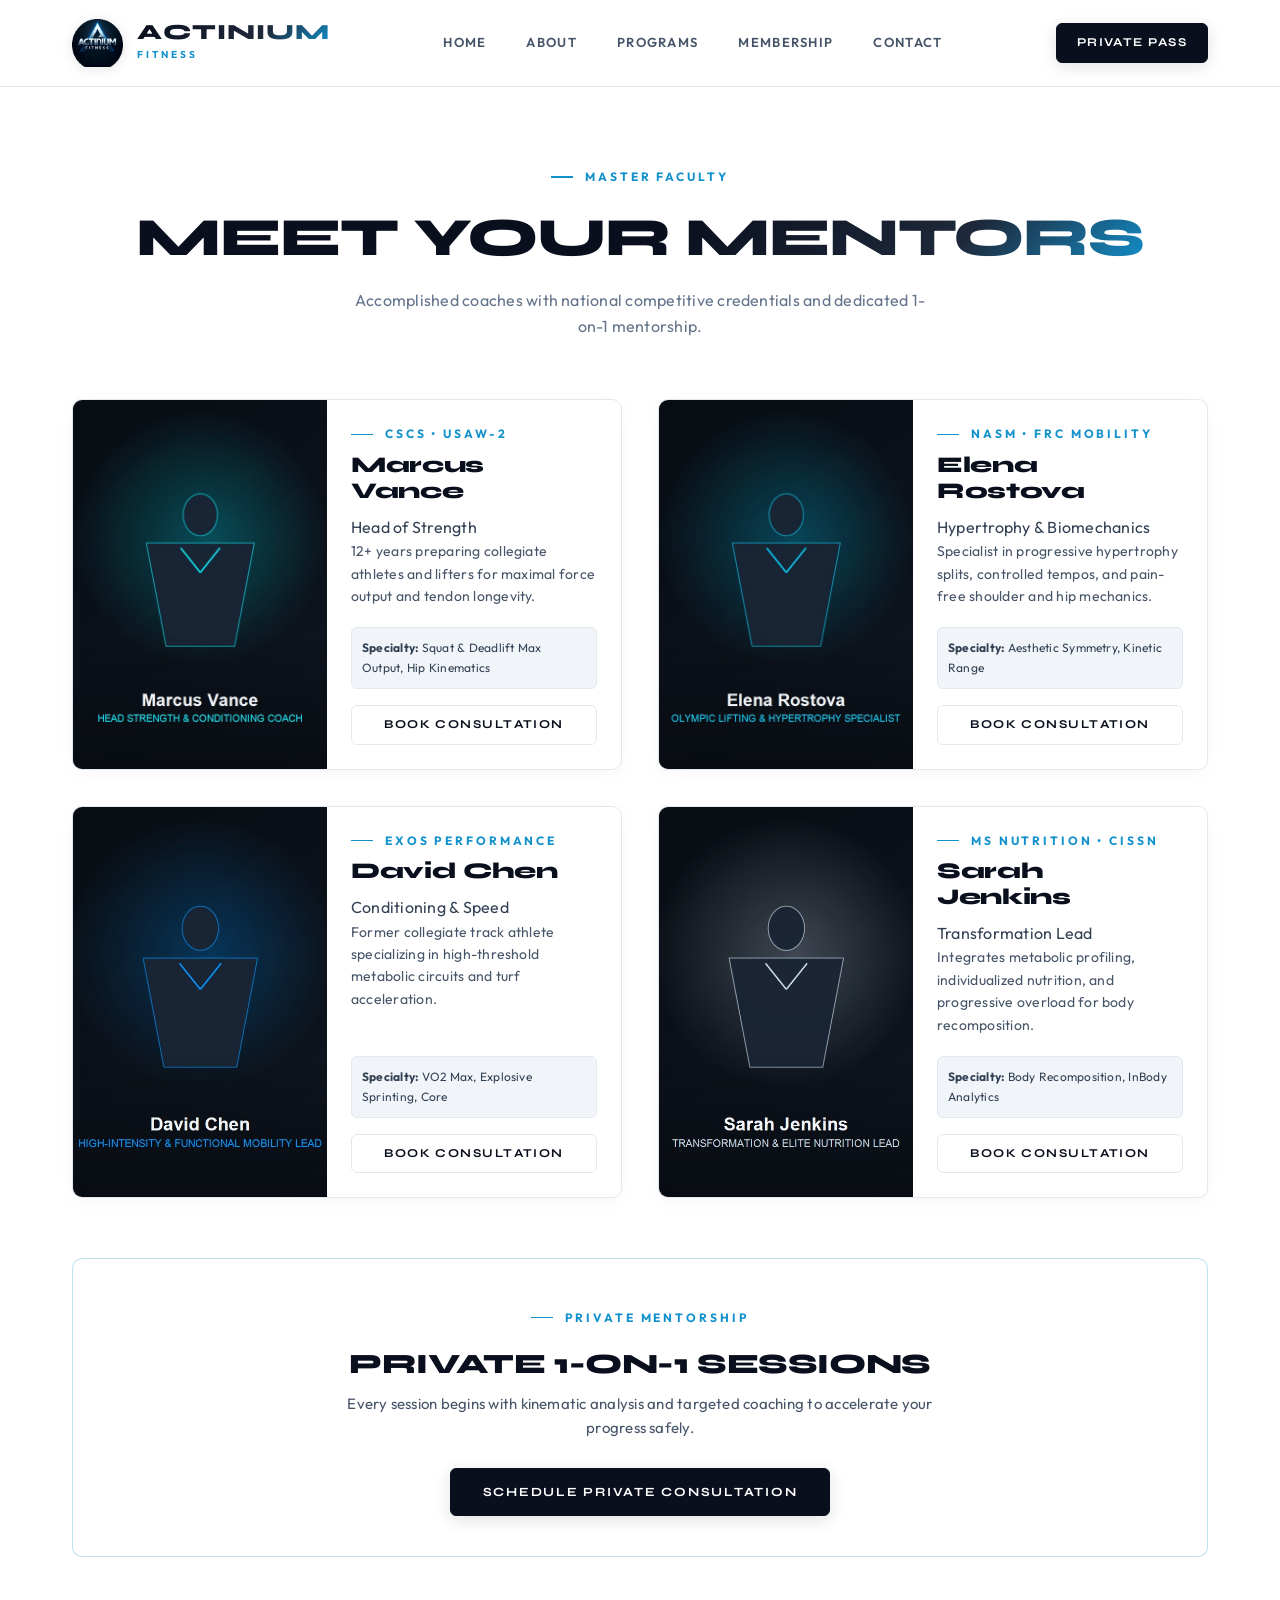
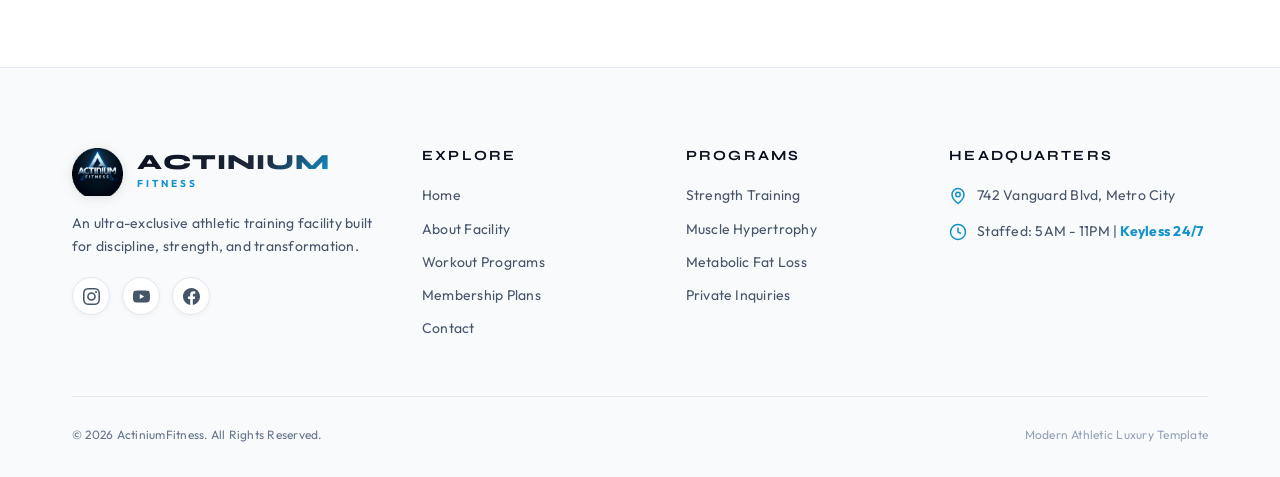
<file: trainers.html>
<!DOCTYPE html>
<html lang="en">
<head>
  <meta charset="UTF-8">
  <meta name="viewport" content="width=device-width, initial-scale=1.0">
  <title>Private Coaching — ActiniumFitness | World-Class Mentors</title>
  <meta name="description" content="Meet the elite coaching staff at ActiniumFitness. Specialists in strength periodization, hypertrophy, and body transformation.">
  <link rel="icon" type="image/png" href="assets/images/favicon.png">
  
  <link rel="preconnect" href="https://fonts.googleapis.com">
  <link rel="preconnect" href="https://fonts.gstatic.com" crossorigin>
  <link href="https://fonts.googleapis.com/css2?family=Outfit:wght@300;400;500;600;700&family=Syne:wght@700;800;900&display=swap" rel="stylesheet">
  
  <link rel="stylesheet" href="assets/css/style.css">
</head>
<body>
  <a href="#main-content" class="skip-link">Skip to main content</a>

  <!-- Header -->
  <header class="site-header">
    <div class="container nav-container">
      <a href="index.html" class="brand-logo-link" aria-label="ActiniumFitness Home">
        <img src="assets/images/actiniumfitness-logo.png" alt="ActiniumFitness Logo" class="brand-logo-img">
        <div class="brand-name">
          <span class="brand-name-main">ACTINIUM</span>
          <span class="brand-name-sub">FITNESS</span>
        </div>
      </a>

      <nav class="nav-menu" aria-label="Main Navigation">
        <a href="index.html" class="nav-link">Home</a>
        <a href="about.html" class="nav-link">About</a>
        <a href="programs.html" class="nav-link">Programs</a>
        <a href="membership.html" class="nav-link">Membership</a>
        <a href="contact.html" class="nav-link">Contact</a>
      </nav>

      <div class="nav-actions">
        <button type="button" class="btn btn-primary btn-sm" data-open-trial aria-haspopup="dialog">Private Pass</button>
        <button type="button" class="mobile-toggle" aria-label="Toggle navigation menu" aria-expanded="false">
          <span></span>
          <span></span>
          <span></span>
        </button>
      </div>
    </div>
  </header>

  <main id="main-content">
    <!-- Trainers Grid -->
    <section class="section-pad section-glass" style="padding-top: 80px;">
      <div class="container">
        <div class="section-header-center">
          <span class="section-label">Master Faculty</span>
          <h1 class="section-title">MEET YOUR <span class="text-gradient">MENTORS</span></h1>
          <p class="section-subtitle">
            Accomplished coaches with national competitive credentials and dedicated 1-on-1 mentorship.
          </p>
        </div>

        <div class="grid-2" style="gap: 36px; margin-bottom: 60px;">
          <!-- Trainer 1 -->
          <article class="program-card" style="flex-direction: row; flex-wrap: wrap;">
            <div style="flex: 1 1 240px; min-height: 300px; background: var(--bg-tertiary);">
              <img src="assets/images/trainer-1.jpg" alt="Marcus Vance Head Strength Coach" style="width: 100%; height: 100%; object-fit: cover;">
            </div>
            <div class="program-body" style="flex: 1 1 280px; padding: 24px;">
              <span class="section-label" style="margin-bottom: 8px;">CSCS • USAW-2</span>
              <h3 class="program-title" style="font-size: 1.4rem;">Marcus Vance</h3>
              <p class="trainer-role">Head of Strength</p>
              <p class="program-desc">
                12+ years preparing collegiate athletes and lifters for maximal force output and tendon longevity.
              </p>
              <div style="background: var(--bg-tertiary); border: 1px solid var(--border-subtle); border-radius: var(--radius-sm); padding: 10px; margin-bottom: 16px;">
                <p style="font-size: 0.75rem; color: var(--titanium-300);"><strong>Specialty:</strong> Squat & Deadlift Max Output, Hip Kinematics</p>
              </div>
              <button type="button" class="btn btn-outline btn-sm" data-open-trial>Book Consultation</button>
            </div>
          </article>

          <!-- Trainer 2 -->
          <article class="program-card" style="flex-direction: row; flex-wrap: wrap;">
            <div style="flex: 1 1 240px; min-height: 300px; background: var(--bg-tertiary);">
              <img src="assets/images/trainer-2.jpg" alt="Elena Rostova Hypertrophy Coach" style="width: 100%; height: 100%; object-fit: cover;">
            </div>
            <div class="program-body" style="flex: 1 1 280px; padding: 24px;">
              <span class="section-label" style="margin-bottom: 8px;">NASM • FRC Mobility</span>
              <h3 class="program-title" style="font-size: 1.4rem;">Elena Rostova</h3>
              <p class="trainer-role">Hypertrophy & Biomechanics</p>
              <p class="program-desc">
                Specialist in progressive hypertrophy splits, controlled tempos, and pain-free shoulder and hip mechanics.
              </p>
              <div style="background: var(--bg-tertiary); border: 1px solid var(--border-subtle); border-radius: var(--radius-sm); padding: 10px; margin-bottom: 16px;">
                <p style="font-size: 0.75rem; color: var(--titanium-300);"><strong>Specialty:</strong> Aesthetic Symmetry, Kinetic Range</p>
              </div>
              <button type="button" class="btn btn-outline btn-sm" data-open-trial>Book Consultation</button>
            </div>
          </article>

          <!-- Trainer 3 -->
          <article class="program-card" style="flex-direction: row; flex-wrap: wrap;">
            <div style="flex: 1 1 240px; min-height: 300px; background: var(--bg-tertiary);">
              <img src="assets/images/trainer-3.jpg" alt="David Chen Conditioning Coach" style="width: 100%; height: 100%; object-fit: cover;">
            </div>
            <div class="program-body" style="flex: 1 1 280px; padding: 24px;">
              <span class="section-label" style="margin-bottom: 8px;">EXOS Performance</span>
              <h3 class="program-title" style="font-size: 1.4rem;">David Chen</h3>
              <p class="trainer-role">Conditioning & Speed</p>
              <p class="program-desc">
                Former collegiate track athlete specializing in high-threshold metabolic circuits and turf acceleration.
              </p>
              <div style="background: var(--bg-tertiary); border: 1px solid var(--border-subtle); border-radius: var(--radius-sm); padding: 10px; margin-bottom: 16px;">
                <p style="font-size: 0.75rem; color: var(--titanium-300);"><strong>Specialty:</strong> VO2 Max, Explosive Sprinting, Core</p>
              </div>
              <button type="button" class="btn btn-outline btn-sm" data-open-trial>Book Consultation</button>
            </div>
          </article>

          <!-- Trainer 4 -->
          <article class="program-card" style="flex-direction: row; flex-wrap: wrap;">
            <div style="flex: 1 1 240px; min-height: 300px; background: var(--bg-tertiary);">
              <img src="assets/images/trainer-4.jpg" alt="Sarah Jenkins Nutrition Lead" style="width: 100%; height: 100%; object-fit: cover;">
            </div>
            <div class="program-body" style="flex: 1 1 280px; padding: 24px;">
              <span class="section-label" style="margin-bottom: 8px;">MS Nutrition • CISSN</span>
              <h3 class="program-title" style="font-size: 1.4rem;">Sarah Jenkins</h3>
              <p class="trainer-role">Transformation Lead</p>
              <p class="program-desc">
                Integrates metabolic profiling, individualized nutrition, and progressive overload for body recomposition.
              </p>
              <div style="background: var(--bg-tertiary); border: 1px solid var(--border-subtle); border-radius: var(--radius-sm); padding: 10px; margin-bottom: 16px;">
                <p style="font-size: 0.75rem; color: var(--titanium-300);"><strong>Specialty:</strong> Body Recomposition, InBody Analytics</p>
              </div>
              <button type="button" class="btn btn-outline btn-sm" data-open-trial>Book Consultation</button>
            </div>
          </article>
        </div>

        <!-- Luxury Banner -->
        <div style="background: var(--bg-card); border: 1px solid var(--border-luxury); border-radius: var(--radius-md); padding: 40px 32px; text-align: center;">
          <span class="section-label">Private Mentorship</span>
          <h3 style="font-size: 1.75rem; margin-bottom: 12px;">PRIVATE 1-ON-1 SESSIONS</h3>
          <p style="max-width: 600px; margin: 0 auto 28px auto; color: var(--titanium-400); font-size: 0.9375rem; line-height: 1.6;">
            Every session begins with kinematic analysis and targeted coaching to accelerate your progress safely.
          </p>
          <a href="contact.html#membership-section" class="btn btn-primary">Schedule Private Consultation</a>
        </div>
      </div>
    </section>
  </main>

  <!-- Trial Modal -->
  <dialog id="trial-modal" class="modal-dialog" aria-labelledby="modal-heading">
    <div class="modal-inner">
      <button type="button" class="modal-close-btn" id="close-trial-modal" aria-label="Close modal">&times;</button>
      <form id="trial-form">
        <h3 id="modal-heading" style="font-size: 1.4rem; margin-bottom: 6px;">Request Coach Screening</h3>
        <p style="font-size: 0.8125rem; color: var(--titanium-500); margin-bottom: 20px;">Movement screening at zero cost.</p>
        <div class="form-group">
          <label for="trial-name" class="form-label">Full Name *</label>
          <input type="text" id="trial-name" class="form-control" placeholder="Marcus Miller" required>
        </div>
        <div class="form-group">
          <label for="trial-email" class="form-label">Email Address *</label>
          <input type="email" id="trial-email" class="form-control" placeholder="marcus@example.com" required>
        </div>
        <div class="form-group">
          <label for="trial-phone" class="form-label">Phone Number *</label>
          <input type="tel" id="trial-phone" class="form-control" placeholder="+1 (555) 000-0000" required>
        </div>
        <button type="submit" class="btn btn-primary" style="width: 100%; margin-top: 10px;">Confirm VIP Pass</button>
        <p class="form-disclaimer">* Our membership concierge will contact you within 2 hours to confirm your arrival.</p>
      </form>
      <div id="trial-confirmation" style="display: none; text-align: center; padding: 18px 0;">
        <div class="modal-status-icon" style="color: var(--logo-blue-bright); display: flex; align-items: center; justify-content: center; margin-bottom: 12px;">
          <svg width="40" height="40" viewBox="0 0 24 24" fill="none" stroke="currentColor" stroke-width="2.5" stroke-linecap="round" stroke-linejoin="round"><path d="M22 11.08V12a10 10 0 1 1-5.93-9.14"/><polyline points="22 4 12 14.01 9 11.01"/></svg>
        </div>
        <h3 style="font-size: 1.35rem; margin-bottom: 10px; color: var(--titanium-100);">VIP Pass Reserved</h3>
        <p style="font-size: 0.875rem; color: var(--titanium-400); margin-bottom: 22px;">Your private arrival reservation has been recorded. Our concierge will be in touch shortly.</p>
        <button type="button" class="btn btn-secondary" onclick="document.getElementById('trial-modal').close()">Close</button>
      </div>
    </div>
  </dialog>

  <!-- Footer -->
  <footer class="site-footer">
    <div class="container">
      <div class="footer-grid">
        <div class="footer-col">
          <a href="index.html" class="brand-logo-link" style="margin-bottom: 14px;">
            <img src="assets/images/actiniumfitness-logo.png" alt="ActiniumFitness Official Logo" class="brand-logo-img">
            <div class="brand-name">
              <span class="brand-name-main">ACTINIUM</span>
              <span class="brand-name-sub">FITNESS</span>
            </div>
          </a>
          <p class="footer-brand-desc">
            An ultra-exclusive athletic training facility built for discipline, strength, and transformation.
          </p>
          <div class="footer-social-row">
            <!-- Instagram SVG -->
            <a href="https://instagram.com" target="_blank" rel="noopener noreferrer" class="social-pill-btn" aria-label="Instagram">
              <svg viewBox="0 0 24 24"><path d="M12 2.163c3.204 0 3.584.012 4.85.07 3.252.148 4.771 1.691 4.919 4.919.058 1.265.069 1.645.069 4.849 0 3.205-.012 3.584-.069 4.849-.149 3.225-1.664 4.771-4.919 4.919-1.266.058-1.644.07-4.85.07-3.204 0-3.584-.012-4.849-.07-3.26-.149-4.771-1.699-4.919-4.92-.058-1.265-.07-1.644-.07-4.849 0-3.204.013-3.583.07-4.849.149-3.227 1.664-4.771 4.919-4.919 1.266-.057 1.645-.069 4.849-.069zm0-2.163c-3.259 0-3.667.014-4.947.072-4.358.2-6.78 2.618-6.98 6.98-.059 1.281-.073 1.689-.073 4.948 0 3.259.014 3.668.072 4.948.2 4.358 2.618 6.78 6.98 6.98 1.281.058 1.689.072 4.948.072 3.259 0 3.668-.014 4.948-.072 4.354-.2 6.782-2.618 6.979-6.98.059-1.28.073-1.689.073-4.948 0-3.259-.014-3.667-.072-4.947-.196-4.354-2.617-6.78-6.979-6.98-1.281-.059-1.69-.073-4.949-.073zm0 5.838c-3.403 0-6.162 2.759-6.162 6.162s2.759 6.163 6.162 6.163 6.162-2.759 6.162-6.163c0-3.403-2.759-6.162-6.162-6.162zm0 10.162c-2.209 0-4-1.79-4-4 0-2.209 1.791-4 4-4s4 1.791 4 4c0 2.21-1.791 4-4 4zm6.406-11.845c-.796 0-1.441.645-1.441 1.44s.645 1.44 1.441 1.44c.795 0 1.439-.645 1.439-1.44s-.644-1.44-1.439-1.44z"/></svg>
            </a>
            <!-- YouTube SVG -->
            <a href="https://youtube.com" target="_blank" rel="noopener noreferrer" class="social-pill-btn" aria-label="YouTube">
              <svg viewBox="0 0 24 24"><path d="M23.498 6.186a3.016 3.016 0 0 0-2.122-2.136C19.505 3.545 12 3.545 12 3.545s-7.505 0-9.377.505A3.017 3.017 0 0 0 .502 6.186C0 8.07 0 12 0 12s0 3.93.502 5.814a3.016 3.016 0 0 0 2.122 2.136c1.871.505 9.376.505 9.376.505s7.505 0 9.377-.505a3.015 3.015 0 0 0 2.122-2.136C24 15.93 24 12 24 12s0-3.93-.502-5.814zM9.545 15.568V8.432L15.818 12l-6.273 3.568z"/></svg>
            </a>
            <!-- Facebook SVG -->
            <a href="https://facebook.com" target="_blank" rel="noopener noreferrer" class="social-pill-btn" aria-label="Facebook">
              <svg viewBox="0 0 24 24"><path d="M24 12.073c0-6.627-5.373-12-12-12s-12 5.373-12 12c0 5.99 4.388 10.954 10.125 11.854v-8.385H7.078v-3.47h3.047V9.43c0-3.007 1.792-4.669 4.533-4.669 1.312 0 2.686.235 2.686.235v2.953H15.83c-1.491 0-1.956.925-1.956 1.874v2.25h3.328l-.532 3.47h-2.796v8.385C19.612 23.027 24 18.062 24 12.073z"/></svg>
            </a>
          </div>
        </div>

        <div class="footer-col">
          <h4>Explore</h4>
          <div class="footer-links">
            <a href="index.html">Home</a>
            <a href="about.html">About Facility</a>
            <a href="programs.html">Workout Programs</a>
            <a href="membership.html">Membership Plans</a>
            <a href="contact.html">Contact</a>
          </div>
        </div>

        <div class="footer-col">
          <h4>Programs</h4>
          <div class="footer-links">
            <a href="programs.html#strength">Strength Training</a>
            <a href="programs.html#hypertrophy">Muscle Hypertrophy</a>
            <a href="programs.html#fatloss">Metabolic Fat Loss</a>
            <a href="contact.html">Private Inquiries</a>
          </div>
        </div>

        <div class="footer-col">
          <h4>Headquarters</h4>
          <div class="footer-contact-item">
            <svg width="18" height="18" viewBox="0 0 24 24" fill="none" stroke="currentColor" stroke-width="2"><path d="M20 10c0 6-8 12-8 12s-8-6-8-12a8 8 0 0 1 16 0Z"/><circle cx="12" cy="10" r="3"/></svg>
            <span>742 Vanguard Blvd, Metro City</span>
          </div>
          <div class="footer-contact-item">
            <svg width="18" height="18" viewBox="0 0 24 24" fill="none" stroke="currentColor" stroke-width="2"><circle cx="12" cy="12" r="10"/><polyline points="12 6 12 12 16 14"/></svg>
            <span>Staffed: 5AM - 11PM | <strong style="color: var(--electric-blue);">Keyless 24/7</strong></span>
          </div>
        </div>
      </div>

      <div class="footer-bottom">
        <p>&copy; <span class="current-year">2026</span> ActiniumFitness. All Rights Reserved.</p>
        <p style="color: var(--titanium-muted);">Modern Athletic Luxury Template</p>
      </div>
    </div>
  </footer>

  <script src="assets/js/main.js"></script>
</body>
</html>
</file>
<file: assets/css/style.css>
/* ==========================================================================
   ACTINIUM FITNESS — ULTRA-LUXURY ATHLETIC SANCTUARY
   Theme: Pristine Luxury White & Platinum
   Accents: Electric Sapphire Blue (#1391cc), Slate Titanium, Crisp Obsidian
   ========================================================================== */

:root {
  /* Pristine Luxury White Surfaces */
  --bg-primary: #ffffff;
  --bg-secondary: #f8fafc;
  --bg-tertiary: #f1f5f9;
  --bg-card: #ffffff;
  --bg-card-hover: #ffffff;
  --bg-glass: rgba(255, 255, 255, 0.94);

  /* Refined, Hairline Luxury Borders */
  --border-subtle: #e2e8f0;
  --border-card: #e2e8f0;
  --border-luxury: rgba(19, 145, 204, 0.28);
  --border-glow: rgba(19, 145, 204, 0.45);

  /* Official Actinium Sapphire & Neon Glow */
  --accent-blue: #1391cc;
  --accent-blue-deep: #0c6996;
  --accent-blue-soft: #1391cc;
  --accent-ice: #e0f2fe;

  --accent-glow: 0 4px 20px rgba(19, 145, 204, 0.18);
  --accent-glow-strong: 0 8px 30px rgba(19, 145, 204, 0.28);

  /* Crisp Luxury Typography Hierarchy */
  --metallic-100: #0a0f1d; /* Deep obsidian for headings */
  --metallic-200: #1e293b; /* Charcoal for subheadings */
  --metallic-300: #334155; /* Refined slate for primary body */
  --metallic-400: #475569; /* Slate for secondary text */
  --metallic-500: #64748b; /* Muted slate for captions & labels */
  --metallic-muted: #94a3b8; /* Light slate for borders/placeholders */

  /* Backwards-compatibility aliases */
  --titanium-100: var(--metallic-100);
  --titanium-200: var(--metallic-200);
  --titanium-300: var(--metallic-300);
  --titanium-400: var(--metallic-400);
  --titanium-500: var(--metallic-500);
  --titanium-muted: var(--metallic-muted);
  --electric-blue: var(--accent-blue);
  --logo-blue-bright: var(--accent-blue);

  /* Luxury Gradients */
  --metallic-gradient: linear-gradient(135deg, #0a0f1d 0%, #1e293b 60%, #1391cc 100%);
  --luxury-blue-gradient: linear-gradient(135deg, #1391cc 0%, #0c6996 100%);

  /* Ambient Soft Shadows */
  --shadow-sm: 0 2px 6px rgba(0, 0, 0, 0.04);
  --shadow-md: 0 6px 20px -2px rgba(15, 23, 42, 0.06), 0 2px 6px -1px rgba(0, 0, 0, 0.03);
  --shadow-lg: 0 20px 35px -5px rgba(15, 23, 42, 0.08), 0 8px 16px -4px rgba(15, 23, 42, 0.03);

  /* Typography */
  --font-heading: 'Syne', 'Montserrat', -apple-system, BlinkMacSystemFont, sans-serif;
  --font-body: 'Outfit', 'Inter', -apple-system, BlinkMacSystemFont, sans-serif;

  /* Layout & Spacing */
  --container-max: 1200px;
  --header-height: 86px;
  --radius-sm: 6px;
  --radius-md: 10px;
  --radius-lg: 16px;
  --radius-full: 9999px;

  /* Transitions */
  --transition-fast: 0.2s cubic-bezier(0.16, 1, 0.3, 1);
  --transition-smooth: 0.35s cubic-bezier(0.16, 1, 0.3, 1);
}

/* Base & Reset */
*, *::before, *::after {
  box-sizing: border-box;
  margin: 0;
  padding: 0;
}

html {
  font-size: 16px;
  scroll-behavior: smooth;
  scroll-padding-top: var(--header-height);
  background-color: var(--bg-primary);
  color: var(--metallic-300);
  font-family: var(--font-body);
  -webkit-font-smoothing: antialiased;
  -moz-osx-font-smoothing: grayscale;
}

body {
  min-height: 100vh;
  display: flex;
  flex-direction: column;
  overflow-x: hidden;
  background-color: var(--bg-primary);
  background-image: 
    radial-gradient(circle at 50% 0%, rgba(19, 145, 204, 0.03) 0%, transparent 60%),
    radial-gradient(circle at 90% 45%, rgba(19, 145, 204, 0.02) 0%, transparent 50%);
  background-attachment: fixed;
  line-height: 1.65;
  letter-spacing: 0.015em;
}

main {
  flex: 1 0 auto;
}

img, svg {
  display: block;
  max-width: 100%;
  height: auto;
}

a {
  color: inherit;
  text-decoration: none;
  transition: color var(--transition-fast);
}

button, input, textarea, select {
  font: inherit;
  color: inherit;
  font-size: 16px; /* Prevents auto-zoom in Mobile Safari / iOS */
}

button {
  background: none;
  border: none;
  cursor: pointer;
}

.skip-link {
  position: absolute;
  top: -100px;
  left: 24px;
  background: #0a0f1d;
  color: #ffffff;
  padding: 12px 24px;
  font-weight: 700;
  border-radius: var(--radius-sm);
  z-index: 9999;
  transition: top var(--transition-fast);
}
.skip-link:focus {
  top: 24px;
  outline: 2px solid var(--accent-blue);
}

:focus-visible {
  outline: 2px solid var(--accent-blue);
  outline-offset: 3px;
}

.container {
  width: 100%;
  max-width: var(--container-max);
  margin-left: auto;
  margin-right: auto;
  padding-left: clamp(16px, 4vw, 32px);
  padding-right: clamp(16px, 4vw, 32px);
}

/* Responsive Table Container */
.table-responsive {
  width: 100%;
  overflow-x: auto;
  -webkit-overflow-scrolling: touch;
  margin-bottom: 24px;
  border-radius: var(--radius-sm);
  border: 1px solid var(--border-subtle);
  background: var(--bg-card);
  box-shadow: 0 4px 20px -2px rgba(0, 0, 0, 0.04);
}

.table-scroll-hint {
  display: none;
}

/* About Stats Row */
.about-stats-row {
  display: flex;
  gap: 36px;
  flex-wrap: wrap;
}

/* Mobile Nav Drawer CTA */
.nav-menu-cta-mobile {
  display: none;
}

/* ==========================================================================
   Typography & Obsidian Text
   ========================================================================== */
h1, h2, h3, h4, h5, h6 {
  font-family: var(--font-heading);
  color: var(--metallic-100);
  line-height: 1.15;
  font-weight: 800;
  letter-spacing: -0.015em;
}

.text-gradient {
  background: var(--metallic-gradient);
  -webkit-background-clip: text;
  -webkit-text-fill-color: transparent;
  display: inline-block;
}

.text-accent {
  color: var(--accent-blue);
}

.section-label {
  display: inline-flex;
  align-items: center;
  gap: 12px;
  font-size: 0.75rem;
  font-weight: 700;
  text-transform: uppercase;
  letter-spacing: 0.24em;
  color: var(--accent-blue);
  margin-bottom: 20px;
}

.section-label::before {
  content: '';
  width: 22px;
  height: 1.5px;
  background: var(--accent-blue);
}

.section-title {
  font-size: clamp(2.2rem, 4.2vw, 3.5rem);
  font-weight: 800;
  letter-spacing: -0.02em;
  margin-bottom: 18px;
  text-transform: uppercase;
  color: var(--metallic-100);
}

.section-subtitle {
  font-size: clamp(1rem, 1.25vw, 1.125rem);
  color: var(--metallic-500);
  max-width: 580px;
  line-height: 1.65;
  font-weight: 400;
  margin-bottom: 60px;
}

.section-header-center {
  text-align: center;
  display: flex;
  flex-direction: column;
  align-items: center;
}

/* ==========================================================================
   Header & Navigation
   ========================================================================== */
.site-header {
  position: sticky;
  top: 0;
  left: 0;
  width: 100%;
  z-index: 1000;
  background: rgba(255, 255, 255, 0.94);
  backdrop-filter: blur(24px);
  -webkit-backdrop-filter: blur(24px);
  border-bottom: 1px solid var(--border-subtle);
  transition: all var(--transition-smooth);
}

.site-header.scrolled {
  background: rgba(255, 255, 255, 0.98);
  border-bottom-color: var(--border-subtle);
  box-shadow: 0 4px 25px rgba(15, 23, 42, 0.06);
}

.nav-container {
  display: flex;
  align-items: center;
  justify-content: space-between;
  height: var(--header-height);
}

.brand-logo-link {
  display: flex;
  align-items: center;
  gap: 14px;
}

.brand-logo-img {
  height: 48px;
  width: auto;
  object-fit: contain;
  transition: transform var(--transition-fast);
  filter: drop-shadow(0 2px 6px rgba(0, 0, 0, 0.1));
}

.brand-logo-link:hover .brand-logo-img {
  transform: scale(1.04);
}

.brand-name {
  display: flex;
  flex-direction: column;
}

.brand-name-main {
  font-family: var(--font-heading);
  font-size: 1.35rem;
  font-weight: 800;
  letter-spacing: 0.05em;
  background: linear-gradient(135deg, #0a0f1d 0%, #1e293b 65%, #1391cc 100%);
  -webkit-background-clip: text;
  -webkit-text-fill-color: transparent;
  line-height: 1;
}

.brand-name-sub {
  font-size: 0.625rem;
  font-weight: 700;
  letter-spacing: 0.3em;
  color: var(--accent-blue);
  text-transform: uppercase;
  margin-top: 3px;
}

.nav-menu {
  display: flex;
  align-items: center;
  gap: 40px;
}

.nav-link {
  font-size: 0.8125rem;
  font-weight: 600;
  color: var(--metallic-400);
  letter-spacing: 0.1em;
  text-transform: uppercase;
  position: relative;
  padding: 6px 0;
  transition: color var(--transition-fast);
}

.nav-link::after {
  content: '';
  position: absolute;
  bottom: 0;
  left: 50%;
  transform: translateX(-50%);
  width: 0;
  height: 2px;
  background: var(--accent-blue);
  transition: width var(--transition-fast);
}

.nav-link:hover,
.nav-link.active {
  color: var(--metallic-100);
}

.nav-link:hover::after,
.nav-link.active::after {
  width: 100%;
}

.nav-actions {
  display: flex;
  align-items: center;
  gap: 20px;
}

.mobile-toggle {
  display: none;
  flex-direction: column;
  justify-content: space-between;
  width: 28px;
  height: 18px;
  background: none;
  border: none;
  cursor: pointer;
  z-index: 1100;
}

.mobile-toggle span {
  display: block;
  width: 100%;
  height: 2px;
  background: var(--metallic-100);
  transition: all var(--transition-fast);
}

.mobile-toggle.open span:nth-child(1) {
  transform: translateY(8px) rotate(45deg);
  background: var(--metallic-100);
}
.mobile-toggle.open span:nth-child(2) {
  opacity: 0;
}
.mobile-toggle.open span:nth-child(3) {
  transform: translateY(-8.5px) rotate(-45deg);
  background: var(--metallic-100);
}

/* ==========================================================================
   Luxury High-Contrast Buttons
   ========================================================================== */
.btn {
  display: inline-flex;
  align-items: center;
  justify-content: center;
  gap: 10px;
  padding: 13px 32px;
  font-family: var(--font-heading);
  font-size: 0.78125rem;
  font-weight: 700;
  letter-spacing: 0.14em;
  text-transform: uppercase;
  border-radius: var(--radius-sm);
  transition: all var(--transition-smooth);
  cursor: pointer;
  position: relative;
}

.btn-primary {
  background: #0a0f1d;
  color: #ffffff;
  border: 1px solid #0a0f1d;
  box-shadow: 0 4px 16px rgba(10, 15, 29, 0.12);
}

.btn-primary:hover {
  transform: translateY(-2px);
  box-shadow: 0 8px 24px rgba(19, 145, 204, 0.28);
  background: var(--accent-blue);
  border-color: var(--accent-blue);
  color: #ffffff;
}

.btn-secondary {
  background: #ffffff;
  color: var(--metallic-100);
  border: 1px solid var(--border-subtle);
  box-shadow: 0 2px 8px rgba(0, 0, 0, 0.04);
}

.btn-secondary:hover {
  background: var(--bg-secondary);
  border-color: var(--accent-blue);
  color: var(--accent-blue);
  transform: translateY(-2px);
}

.btn-outline {
  background: transparent;
  color: var(--metallic-100);
  border: 1px solid var(--border-subtle);
}

.btn-outline:hover {
  border-color: var(--accent-blue);
  color: var(--accent-blue);
  background: rgba(19, 145, 204, 0.05);
}

.btn-sm {
  padding: 9px 20px;
  font-size: 0.75rem;
  letter-spacing: 0.12em;
}

.btn-lg {
  padding: 16px 40px;
  font-size: 0.8125rem;
}

/* ==========================================================================
   Hero Section with Gym Background (Light Architectural Mist)
   ========================================================================== */
.hero-section {
  position: relative;
  min-height: calc(100vh - var(--header-height));
  display: flex;
  align-items: center;
  padding: 100px 0 120px;
  background-image: 
    linear-gradient(180deg, rgba(255, 255, 255, 0.86) 0%, rgba(255, 255, 255, 0.94) 100%),
    radial-gradient(circle at 75% 30%, rgba(19, 145, 204, 0.07) 0%, transparent 60%),
    url('../images/hero-bg.jpg');
  background-size: cover;
  background-position: center center;
  background-repeat: no-repeat;
  overflow: hidden;
}

.hero-grid {
  display: grid;
  grid-template-columns: 1.15fr 0.85fr;
  align-items: center;
  gap: 60px;
  position: relative;
  z-index: 2;
}

.hero-headline {
  font-size: clamp(2.8rem, 6.2vw, 4.8rem);
  font-weight: 900;
  line-height: 1.05;
  text-transform: uppercase;
  margin-bottom: 24px;
  letter-spacing: -0.02em;
  color: var(--metallic-100);
}

.hero-subtext {
  font-size: clamp(1.05rem, 1.4vw, 1.25rem);
  color: var(--metallic-400);
  line-height: 1.65;
  font-weight: 400;
  max-width: 580px;
  margin-bottom: 40px;
}

.hero-ctas {
  display: flex;
  flex-wrap: wrap;
  gap: 18px;
  margin-bottom: 56px;
}

.hero-stats-row {
  display: flex;
  gap: 52px;
  padding-top: 36px;
  border-top: 1px solid var(--border-subtle);
}

.stat-item {
  display: flex;
  flex-direction: column;
}

.stat-number {
  font-family: var(--font-heading);
  font-size: 2.25rem;
  font-weight: 800;
  color: var(--metallic-100);
  line-height: 1;
  margin-bottom: 6px;
}

.stat-number span {
  color: var(--accent-blue);
}

.stat-label {
  font-size: 0.75rem;
  color: var(--metallic-500);
  text-transform: uppercase;
  letter-spacing: 0.14em;
  font-weight: 600;
}

.hero-badge-card {
  background: #ffffff;
  border: 1px solid var(--border-subtle);
  border-radius: var(--radius-md);
  padding: 38px 34px;
  box-shadow: 0 20px 45px -10px rgba(15, 23, 42, 0.08), 0 0 1px rgba(0, 0, 0, 0.1);
  position: relative;
}

.hero-badge-card::before {
  content: '';
  position: absolute;
  top: 0;
  left: 20%;
  right: 20%;
  height: 2px;
  background: linear-gradient(90deg, transparent, var(--accent-blue), transparent);
}

.hero-badge-header {
  margin-bottom: 24px;
}

.hero-badge-title {
  font-size: 1.25rem;
  margin-bottom: 4px;
  color: var(--metallic-100);
}

.hero-badge-sub {
  font-size: 0.75rem;
  color: var(--accent-blue);
  text-transform: uppercase;
  letter-spacing: 0.18em;
  font-weight: 700;
}

.hero-badge-list {
  display: flex;
  flex-direction: column;
  gap: 15px;
  margin-bottom: 30px;
}

.hero-badge-list li {
  display: flex;
  align-items: center;
  gap: 12px;
  font-size: 0.875rem;
  color: var(--metallic-300);
}

.hero-badge-list svg {
  color: var(--accent-blue);
  flex-shrink: 0;
}

/* ==========================================================================
   Sections & Luxury Cards
   ========================================================================== */
.section-pad {
  padding: 110px 0;
}

.section-dark {
  background-color: var(--bg-secondary);
}

.section-glass {
  background-color: var(--bg-primary);
  position: relative;
}

.grid-2 {
  display: grid;
  grid-template-columns: repeat(2, 1fr);
  gap: 36px;
}

.grid-3 {
  display: grid;
  grid-template-columns: repeat(3, 1fr);
  gap: 36px;
}

.grid-4 {
  display: grid;
  grid-template-columns: repeat(4, 1fr);
  gap: 28px;
}

/* Minimalist Program Card with Real Photos */
.program-card {
  background: #ffffff;
  border: 1px solid var(--border-subtle);
  border-radius: var(--radius-md);
  overflow: hidden;
  transition: all var(--transition-smooth);
  display: flex;
  flex-direction: column;
  box-shadow: 0 4px 20px -2px rgba(0, 0, 0, 0.04);
}

.program-card:hover {
  transform: translateY(-6px);
  border-color: var(--accent-blue);
  box-shadow: 0 20px 40px -10px rgba(15, 23, 42, 0.1), 0 0 1px rgba(0, 0, 0, 0.1);
}

.program-image-wrap {
  position: relative;
  height: 230px;
  overflow: hidden;
}

.program-image-wrap img {
  width: 100%;
  height: 100%;
  object-fit: cover;
  transition: transform var(--transition-smooth);
}

.program-card:hover .program-image-wrap img {
  transform: scale(1.05);
}

.program-tag {
  position: absolute;
  top: 14px;
  left: 14px;
  background: rgba(255, 255, 255, 0.94);
  backdrop-filter: blur(10px);
  border: 1px solid var(--border-subtle);
  padding: 4px 12px;
  border-radius: var(--radius-full);
  font-size: 0.6875rem;
  font-weight: 700;
  color: var(--metallic-100);
  text-transform: uppercase;
  letter-spacing: 0.12em;
  box-shadow: 0 2px 8px rgba(0, 0, 0, 0.06);
}

.program-body {
  padding: 26px;
  display: flex;
  flex-direction: column;
  flex-grow: 1;
}

.program-title {
  font-size: 1.25rem;
  margin-bottom: 10px;
  color: var(--metallic-100);
}

.program-desc {
  font-size: 0.875rem;
  color: var(--metallic-400);
  margin-bottom: 20px;
  line-height: 1.6;
  flex-grow: 1;
}

.program-meta {
  display: flex;
  align-items: center;
  justify-content: space-between;
  padding-top: 16px;
  border-top: 1px solid var(--border-subtle);
  font-size: 0.8125rem;
  color: var(--metallic-500);
}

/* Feature Boxes */
.feature-box {
  background: #ffffff;
  border: 1px solid var(--border-subtle);
  border-radius: var(--radius-md);
  padding: 38px 32px;
  transition: all var(--transition-smooth);
  box-shadow: 0 4px 20px -2px rgba(0, 0, 0, 0.04);
}

.feature-box:hover {
  transform: translateY(-4px);
  border-color: var(--accent-blue);
  box-shadow: 0 18px 36px -8px rgba(15, 23, 42, 0.08);
}

.feature-number {
  font-family: var(--font-heading);
  font-size: 0.75rem;
  color: var(--accent-blue);
  letter-spacing: 0.18em;
  margin-bottom: 14px;
  font-weight: 700;
}

.feature-title {
  font-size: 1.2rem;
  margin-bottom: 10px;
  color: var(--metallic-100);
}

.feature-desc {
  font-size: 0.875rem;
  color: var(--metallic-400);
  line-height: 1.6;
}

/* Pricing Cards */
.billing-toggle-wrap {
  display: flex;
  align-items: center;
  justify-content: center;
  gap: 16px;
  margin-bottom: 48px;
}

.billing-label {
  font-size: 0.875rem;
  font-weight: 600;
  color: var(--metallic-500);
  cursor: pointer;
  letter-spacing: 0.05em;
}

.billing-label.active {
  color: var(--metallic-100);
  font-weight: 700;
}

.toggle-switch {
  position: relative;
  width: 50px;
  height: 26px;
  background: var(--border-subtle);
  border: 1px solid #cbd5e1;
  border-radius: 13px;
  cursor: pointer;
  transition: background var(--transition-fast);
}

.toggle-switch::after {
  content: '';
  position: absolute;
  top: 2px;
  left: 2px;
  width: 20px;
  height: 20px;
  border-radius: 50%;
  background: #ffffff;
  box-shadow: 0 2px 6px rgba(0, 0, 0, 0.15);
  transition: transform var(--transition-fast);
}

.toggle-switch.annual::after {
  transform: translateX(24px);
}

.save-badge {
  font-size: 0.6875rem;
  font-weight: 700;
  background: rgba(19, 145, 204, 0.1);
  color: var(--accent-blue-deep);
  border: 1px solid rgba(19, 145, 204, 0.25);
  padding: 3px 10px;
  border-radius: var(--radius-full);
}

.pricing-card {
  background: #ffffff;
  border: 1px solid var(--border-subtle);
  border-radius: var(--radius-md);
  padding: 42px 32px;
  display: flex;
  flex-direction: column;
  transition: all var(--transition-smooth);
  position: relative;
  box-shadow: 0 4px 20px -2px rgba(0, 0, 0, 0.04);
}

.pricing-card:hover {
  transform: translateY(-6px);
  border-color: #cbd5e1;
  box-shadow: 0 20px 40px -10px rgba(15, 23, 42, 0.08);
}

.pricing-card.featured {
  background: #ffffff;
  border: 2px solid var(--accent-blue);
  box-shadow: 0 20px 45px -10px rgba(19, 145, 204, 0.16), 0 0 0 1px var(--accent-blue);
}

.pricing-badge {
  position: absolute;
  top: -12px;
  left: 50%;
  transform: translateX(-50%);
  background: #0a0f1d;
  color: #ffffff;
  font-size: 0.6875rem;
  font-weight: 800;
  text-transform: uppercase;
  letter-spacing: 0.15em;
  padding: 5px 16px;
  border-radius: var(--radius-full);
}

.pricing-header {
  text-align: center;
  margin-bottom: 26px;
  padding-bottom: 22px;
  border-bottom: 1px solid var(--border-subtle);
}

.pricing-tier {
  font-size: 1.25rem;
  margin-bottom: 10px;
  color: var(--metallic-100);
}

.pricing-cost {
  display: flex;
  align-items: baseline;
  justify-content: center;
  gap: 4px;
}

.currency {
  font-size: 1.35rem;
  font-weight: 700;
  color: var(--metallic-400);
}

.amount {
  font-family: var(--font-heading);
  font-size: 3rem;
  font-weight: 800;
  color: var(--metallic-100);
  line-height: 1;
}

.period {
  font-size: 0.8125rem;
  color: var(--metallic-500);
}

.pricing-features {
  display: flex;
  flex-direction: column;
  gap: 13px;
  margin-bottom: 32px;
  flex-grow: 1;
}

.pricing-feature-item {
  display: flex;
  align-items: center;
  gap: 10px;
  font-size: 0.875rem;
  color: var(--metallic-300);
}

.pricing-feature-item.muted {
  color: var(--metallic-muted);
  text-decoration: line-through;
  opacity: 0.6;
}

.pricing-feature-item svg {
  color: var(--accent-blue);
  flex-shrink: 0;
}

.pricing-feature-item.muted svg {
  color: var(--metallic-muted);
}

/* Testimonials with Real Photos */
.testimonial-card {
  background: #ffffff;
  border: 1px solid var(--border-subtle);
  border-radius: var(--radius-md);
  padding: 34px 30px;
  display: flex;
  flex-direction: column;
  transition: all var(--transition-smooth);
  box-shadow: 0 4px 20px -2px rgba(0, 0, 0, 0.04);
}

.testimonial-card:hover {
  border-color: #cbd5e1;
  transform: translateY(-4px);
  box-shadow: 0 16px 32px -6px rgba(15, 23, 42, 0.08);
}

.testimonial-quote {
  font-size: 0.9375rem;
  color: var(--metallic-300);
  line-height: 1.65;
  margin-bottom: 24px;
  flex-grow: 1;
}

.testimonial-author {
  display: flex;
  align-items: center;
  gap: 14px;
}

.testimonial-avatar {
  width: 48px;
  height: 48px;
  border-radius: 50%;
  object-fit: cover;
  border: 2px solid var(--border-subtle);
}

.testimonial-meta h4 {
  font-size: 0.9375rem;
  margin-bottom: 2px;
  color: var(--metallic-100);
}

.testimonial-meta p {
  font-size: 0.75rem;
  color: var(--accent-blue);
  letter-spacing: 0.05em;
  font-weight: 600;
}

/* Forms & Inputs */
.form-group {
  display: flex;
  flex-direction: column;
  gap: 6px;
  margin-bottom: 18px;
}

.form-label {
  font-size: 0.8125rem;
  font-weight: 600;
  color: var(--metallic-100);
  text-transform: uppercase;
  letter-spacing: 0.08em;
}

.form-control {
  width: 100%;
  background: #ffffff;
  border: 1px solid #cbd5e1;
  border-radius: var(--radius-sm);
  padding: 13px 16px;
  color: var(--metallic-100);
  font-size: 0.9375rem;
  transition: all var(--transition-fast);
}

.form-control:focus {
  outline: none;
  border-color: var(--accent-blue);
  box-shadow: 0 0 0 3px rgba(19, 145, 204, 0.15);
  background: #ffffff;
}

.form-control::placeholder {
  color: var(--metallic-muted);
}

.form-control:user-invalid {
  border-color: #ef4444;
}

.form-control:user-valid:not(:placeholder-shown) {
  border-color: #10b981;
}

.form-error-msg {
  font-size: 0.75rem;
  color: #ef4444;
  display: none;
}

.form-group.has-error .form-error-msg {
  display: block;
}

.form-group.has-error .form-control {
  border-color: #ef4444;
}

.form-disclaimer {
  font-size: 0.75rem;
  color: var(--metallic-500);
  margin-top: 14px;
  line-height: 1.5;
}

/* FAQ Accordion */
.faq-list {
  display: flex;
  flex-direction: column;
  gap: 14px;
  max-width: 780px;
  margin: 0 auto;
}

.faq-item {
  background: #ffffff;
  border: 1px solid var(--border-subtle);
  border-radius: var(--radius-sm);
  overflow: hidden;
  transition: all var(--transition-fast);
  box-shadow: 0 2px 8px rgba(0, 0, 0, 0.02);
}

.faq-item[open] {
  border-color: #cbd5e1;
  box-shadow: 0 8px 24px -4px rgba(15, 23, 42, 0.06);
}

.faq-question {
  padding: 20px 24px;
  font-family: var(--font-heading);
  font-size: 1.05rem;
  font-weight: 700;
  color: var(--metallic-100);
  cursor: pointer;
  display: flex;
  align-items: center;
  justify-content: space-between;
  list-style: none;
  user-select: none;
}

.faq-question::-webkit-details-marker {
  display: none;
}

.faq-icon {
  width: 26px;
  height: 26px;
  border-radius: 50%;
  background: var(--bg-tertiary);
  display: flex;
  align-items: center;
  justify-content: center;
  font-size: 0.7rem;
  color: var(--metallic-100);
  transition: all var(--transition-fast);
  flex-shrink: 0;
}

.faq-item[open] .faq-icon {
  transform: rotate(180deg);
  background: #0a0f1d;
  color: #ffffff;
}

.faq-answer {
  padding: 0 24px 20px 24px;
  font-size: 0.875rem;
  color: var(--metallic-400);
  line-height: 1.65;
}

/* Modals */
.modal-dialog {
  border: none;
  border-radius: var(--radius-md);
  background: #ffffff;
  color: var(--metallic-300);
  padding: 0;
  max-width: 500px;
  width: 90%;
  margin: auto;
  box-shadow: 0 25px 60px rgba(15, 23, 42, 0.2);
  border: 1px solid var(--border-subtle);
}

.modal-dialog::backdrop {
  background: rgba(10, 15, 29, 0.6);
  backdrop-filter: blur(8px);
}

.modal-inner {
  padding: 36px 30px;
  position: relative;
}

.modal-close-btn {
  position: absolute;
  top: 18px;
  right: 18px;
  width: 32px;
  height: 32px;
  border-radius: 50%;
  background: var(--bg-tertiary);
  border: 1px solid var(--border-subtle);
  color: var(--metallic-400);
  display: flex;
  align-items: center;
  justify-content: center;
  cursor: pointer;
  transition: all var(--transition-fast);
}

.modal-close-btn:hover {
  color: var(--metallic-100);
  background: #e2e8f0;
}

.modal-status-icon {
  width: 56px;
  height: 56px;
  border-radius: 50%;
  background: rgba(19, 145, 204, 0.08);
  border: 1.5px solid var(--accent-blue);
  color: var(--accent-blue);
  display: flex;
  align-items: center;
  justify-content: center;
  margin: 0 auto 18px auto;
  font-size: 1.5rem;
}

/* Filter Tabs */
.filter-tabs {
  display: flex;
  justify-content: center;
  flex-wrap: wrap;
  gap: 10px;
  margin-bottom: 40px;
}

.filter-btn {
  padding: 8px 20px;
  border-radius: var(--radius-full);
  background: var(--bg-tertiary);
  border: 1px solid var(--border-subtle);
  color: var(--metallic-400);
  font-weight: 600;
  font-size: 0.8125rem;
  text-transform: uppercase;
  letter-spacing: 0.08em;
  cursor: pointer;
  transition: all var(--transition-fast);
}

.filter-btn:hover,
.filter-btn.active {
  background: #0a0f1d;
  border-color: #0a0f1d;
  color: #ffffff;
}

/* ==========================================================================
   Footer & Real Social Icons
   ========================================================================== */
.site-footer {
  background: #f8fafc;
  border-top: 1px solid var(--border-subtle);
  padding: 80px 0 32px;
  color: var(--metallic-500);
}

.footer-grid {
  display: grid;
  grid-template-columns: 1.4fr 1fr 1fr 1.2fr;
  gap: 48px;
  margin-bottom: 56px;
}

.footer-col h4 {
  font-size: 0.875rem;
  color: var(--metallic-100);
  text-transform: uppercase;
  letter-spacing: 0.16em;
  margin-bottom: 20px;
  font-weight: 700;
}

.footer-brand-desc {
  font-size: 0.875rem;
  color: var(--metallic-400);
  line-height: 1.6;
  margin: 16px 0 20px;
}

.footer-links {
  display: flex;
  flex-direction: column;
  gap: 10px;
}

.footer-links a {
  font-size: 0.875rem;
  color: var(--metallic-400);
  transition: all var(--transition-fast);
}

.footer-links a:hover {
  color: var(--accent-blue);
  transform: translateX(3px);
}

.footer-contact-item {
  display: flex;
  align-items: flex-start;
  gap: 10px;
  margin-bottom: 12px;
  font-size: 0.875rem;
  color: var(--metallic-400);
}

.footer-contact-item svg {
  color: var(--accent-blue);
  flex-shrink: 0;
  margin-top: 3px;
}

/* Authentic Social Icon Buttons */
.footer-social-row {
  display: flex;
  align-items: center;
  gap: 12px;
}

.social-pill-btn {
  width: 38px;
  height: 38px;
  border-radius: 50%;
  background: #ffffff;
  border: 1px solid var(--border-subtle);
  color: var(--metallic-400);
  display: flex;
  align-items: center;
  justify-content: center;
  transition: all var(--transition-fast);
  box-shadow: 0 2px 6px rgba(0, 0, 0, 0.04);
}

.social-pill-btn svg {
  width: 17px;
  height: 17px;
  fill: currentColor;
}

.social-pill-btn:hover {
  border-color: var(--accent-blue);
  color: var(--accent-blue);
  background: #f0f9ff;
  transform: translateY(-2px);
  box-shadow: 0 4px 12px rgba(19, 145, 204, 0.15);
}

.footer-bottom {
  display: flex;
  align-items: center;
  justify-content: space-between;
  padding-top: 28px;
  border-top: 1px solid var(--border-subtle);
  font-size: 0.75rem;
  color: var(--metallic-500);
  flex-wrap: wrap;
  gap: 16px;
}

/* ==========================================================================
   Multi-Device Responsive Design System
   Breakpoints:
     1. Large Desktop & Ultrawide (>= 1200px)
     2. Laptops & Small Desktops (992px - 1199px)
     3. Tablets & Small Laptops (769px - 991px)
     4. Large Phones & Phablets (541px - 768px)
     5. Standard Mobile (381px - 540px)
     6. Compact Mobile / iPhone SE (<= 380px)
   ========================================================================== */

/* Laptops & Landscape Tablets (<= 1199px) */
@media (max-width: 1199px) {
  :root {
    --header-height: 80px;
  }
  .grid-4 {
    grid-template-columns: repeat(2, 1fr);
    gap: 24px;
  }
  .hero-grid {
    gap: 40px;
  }
  .footer-grid {
    grid-template-columns: repeat(2, 1fr);
    gap: 40px;
  }
}

/* Tablets (<= 991px) */
@media (max-width: 991px) {
  :root {
    --header-height: 76px;
  }
  .section-pad {
    padding: 80px 0;
  }
  .hero-grid {
    grid-template-columns: 1fr;
    gap: 48px;
  }
  .hero-badge-card {
    max-width: 600px;
    margin: 0 auto;
    width: 100%;
  }
  .grid-3 {
    grid-template-columns: repeat(2, 1fr);
    gap: 24px;
  }
  .grid-2 {
    gap: 28px;
  }
}

/* Portrait Tablets & Mobile Devices (<= 768px) */
@media (max-width: 768px) {
  :root {
    --header-height: 72px;
  }

  /* Hamburger Menu Toggle */
  .mobile-toggle {
    display: flex;
  }

  /* Slide-Down Mobile Drawer */
  .nav-menu {
    position: fixed;
    top: var(--header-height);
    left: 0;
    width: 100%;
    height: calc(100vh - var(--header-height));
    height: calc(100dvh - var(--header-height));
    background: #ffffff;
    backdrop-filter: blur(24px);
    -webkit-backdrop-filter: blur(24px);
    flex-direction: column;
    align-items: stretch;
    padding: 24px 24px 48px;
    gap: 4px;
    transform: translateY(-100%);
    opacity: 0;
    pointer-events: none;
    transition: transform var(--transition-smooth), opacity var(--transition-smooth);
    border-bottom: 1px solid var(--border-subtle);
    box-shadow: 0 20px 40px rgba(15, 23, 42, 0.1);
    overflow-y: auto;
    -webkit-overflow-scrolling: touch;
  }

  .nav-menu.open {
    transform: translateY(0);
    opacity: 1;
    pointer-events: auto;
  }

  .nav-link {
    font-size: 1.125rem;
    padding: 14px 6px;
    border-bottom: 1px solid var(--border-subtle);
    width: 100%;
    color: var(--metallic-200);
  }

  .nav-link::after {
    display: none;
  }

  .nav-link:hover,
  .nav-link.active {
    color: var(--accent-blue);
    padding-left: 10px;
  }

  .nav-menu-cta-mobile {
    display: block;
    width: 100%;
    margin-top: 20px;
  }

  /* Hero Section */
  .hero-section {
    min-height: auto;
    padding: 48px 0 64px;
  }

  .hero-headline {
    font-size: clamp(2.1rem, 7.5vw, 3rem);
  }

  .hero-subtext {
    font-size: 1rem;
    margin-bottom: 30px;
  }

  .hero-ctas {
    flex-direction: column;
    width: 100%;
    gap: 12px;
    margin-bottom: 40px;
  }

  .hero-ctas .btn {
    width: 100%;
  }

  .hero-stats-row {
    gap: 20px;
    flex-wrap: wrap;
    justify-content: space-between;
  }

  /* Grids & Cards */
  .grid-2, .grid-3 {
    grid-template-columns: 1fr;
    gap: 24px;
  }

  .grid-4 {
    grid-template-columns: repeat(2, 1fr);
    gap: 18px;
  }

  .section-pad {
    padding: 64px 0;
  }

  .section-title {
    font-size: clamp(1.8rem, 6vw, 2.5rem);
  }

  .section-subtitle {
    margin-bottom: 40px;
  }

  /* Table Horizontal Scrolling Hint */
  .table-scroll-hint {
    display: block !important;
  }

  /* Footer */
  .footer-grid {
    grid-template-columns: 1fr;
    gap: 36px;
  }

  .footer-bottom {
    flex-direction: column;
    text-align: center;
    gap: 12px;
    align-items: center;
  }
}

/* Small Phones / Phablets (<= 540px) */
@media (max-width: 540px) {
  :root {
    --header-height: 68px;
  }

  /* Clean up top navbar for small screens so logo never cramps */
  .nav-actions .btn {
    display: none;
  }

  .grid-4 {
    grid-template-columns: 1fr;
  }

  /* Hero stats in a clean 3-col grid */
  .hero-stats-row {
    display: grid;
    grid-template-columns: repeat(3, 1fr);
    gap: 12px;
    text-align: center;
    padding-top: 24px;
  }

  .stat-number {
    font-size: clamp(1.4rem, 5.5vw, 1.85rem);
  }

  .stat-label {
    font-size: 0.625rem;
    letter-spacing: 0.08em;
  }

  .about-stats-row {
    display: grid;
    grid-template-columns: repeat(3, 1fr);
    gap: 12px;
    text-align: center;
  }

  .hero-badge-card {
    padding: 24px 18px;
  }

  .hero-badge-title {
    font-size: 1.15rem;
  }

  .hero-badge-list li {
    font-size: 0.8125rem;
  }

  /* Pricing Cards */
  .pricing-card {
    padding: 34px 20px;
  }

  .amount {
    font-size: 2.5rem;
  }

  .billing-toggle-wrap {
    gap: 10px;
  }

  .billing-label {
    font-size: 0.8125rem;
  }

  /* Filter Tabs */
  .filter-tabs {
    gap: 8px;
    margin-bottom: 30px;
  }

  .filter-btn {
    padding: 6px 14px;
    font-size: 0.75rem;
  }

  /* Modals */
  .modal-dialog {
    width: 95vw;
    max-width: 95vw;
    margin: 16px auto;
  }

  .modal-inner {
    padding: 24px 18px;
  }

  .modal-close-btn {
    top: 14px;
    right: 14px;
    width: 34px;
    height: 34px;
  }

  /* Social buttons large touch targets */
  .social-pill-btn {
    width: 42px;
    height: 42px;
  }

  .footer-social-row {
    gap: 10px;
  }
}

/* Extra-Compact Mobile (iPhone SE, Galaxy Mini, <= 380px) */
@media (max-width: 380px) {
  :root {
    --header-height: 64px;
  }

  .brand-logo-img {
    height: 36px;
  }

  .brand-name-main {
    font-size: 1.1rem;
  }

  .brand-name-sub {
    font-size: 0.525rem;
    letter-spacing: 0.2em;
  }

  .brand-logo-link {
    gap: 8px;
  }

  .hero-headline {
    font-size: 1.85rem;
  }

  .hero-subtext {
    font-size: 0.9rem;
  }

  .stat-number {
    font-size: 1.35rem;
  }

  .stat-label {
    font-size: 0.55rem;
    letter-spacing: 0.04em;
  }

  .section-title {
    font-size: 1.6rem;
  }

  .pricing-card {
    padding: 26px 16px;
  }

  .amount {
    font-size: 2.2rem;
  }

  .filter-btn {
    padding: 5px 12px;
    font-size: 0.7rem;
  }

  .modal-inner {
    padding: 20px 14px;
  }
}
</file>
